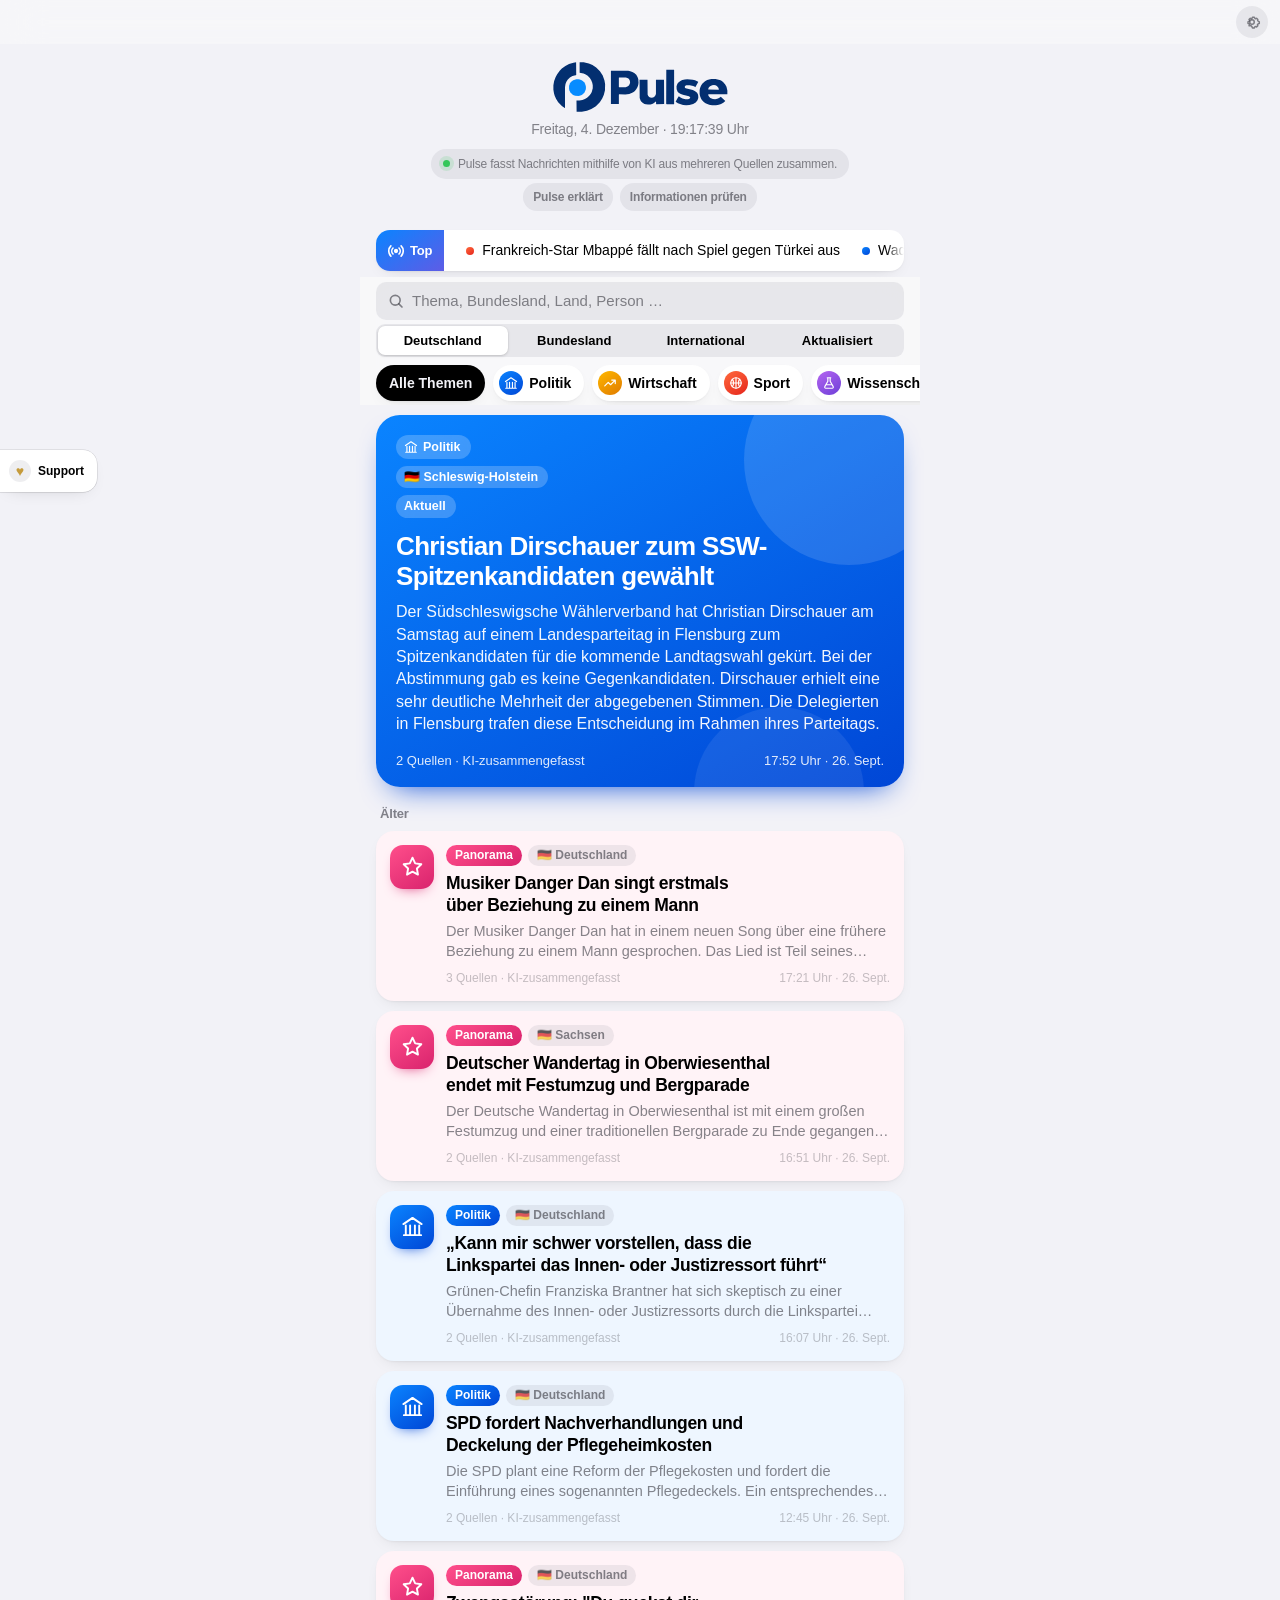
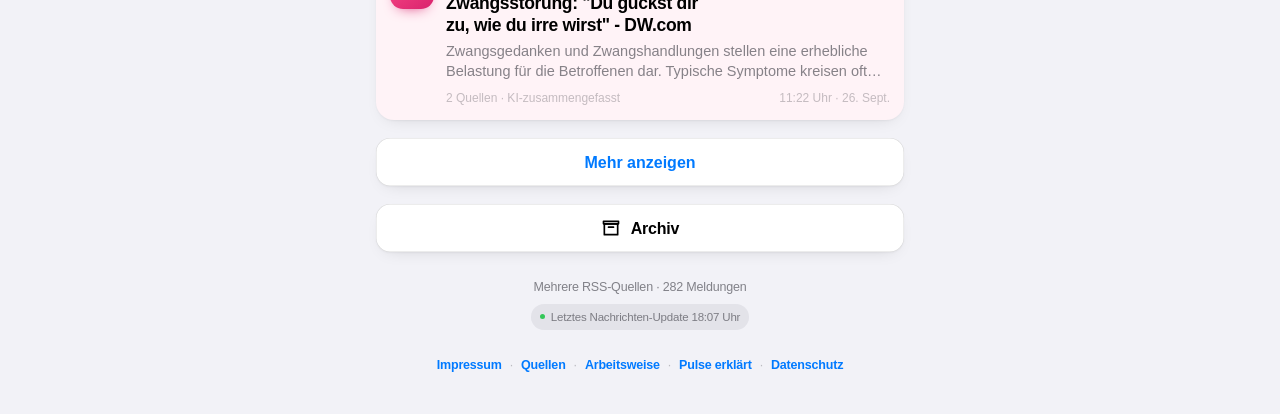
<file: index.html>
<!doctype html>
<html lang="de">
<head>
<meta charset="utf-8">
<meta name="viewport" content="width=device-width, initial-scale=1, maximum-scale=1, user-scalable=no, viewport-fit=cover">
<meta name="color-scheme" content="light dark">
<link rel="manifest" href="./manifest.webmanifest">
<title>Pulse</title>
<link rel="icon" href="data:image/svg+xml,%3Csvg xmlns='http://www.w3.org/2000/svg' viewBox='0 0 64 64'%3E%3Crect width='64' height='64' rx='16' fill='%23007AFF'/%3E%3Cpath d='M14 35h9l5-15 8 27 5-17h9' fill='none' stroke='white' stroke-width='6' stroke-linecap='round' stroke-linejoin='round'/%3E%3C/svg%3E">
<style>
:root{
  box-sizing:border-box;
  padding-top:env(safe-area-inset-top,0px);
  padding-bottom:env(safe-area-inset-bottom,0px);
  --font:-apple-system,BlinkMacSystemFont,"SF Pro Text","SF Pro Display","Segoe UI",Roboto,"Helvetica Neue",Arial,system-ui,sans-serif;
  --nav:44px;
  --bg:#F2F2F7; --card:#FFFFFF;
  --label:#000000; --label2:rgba(60,60,67,.62); --label3:rgba(60,60,67,.3);
  --sep:rgba(60,60,67,.2); --fill:rgba(118,118,128,.12);
  --bar:rgba(249,249,249,.82); --segon:#FFFFFF; --tint:#007AFF;
  --shadow:0 1px 2px rgba(0,0,0,.04),0 6px 18px -10px rgba(0,0,0,.18);
}
html[data-theme="light"]{color-scheme:light;--bg:#F2F2F7;--card:#FFFFFF;--label:#000000;--label2:rgba(60,60,67,.62);--label3:rgba(60,60,67,.3);--sep:rgba(60,60,67,.2);--fill:rgba(118,118,128,.12);--bar:rgba(249,249,249,.82);--segon:#FFFFFF;--tint:#007AFF;--shadow:0 1px 2px rgba(0,0,0,.04),0 6px 18px -10px rgba(0,0,0,.18)}
html[data-theme="dark"]{color-scheme:dark;--bg:#000000;--card:#1C1C1E;--label:#FFFFFF;--label2:rgba(235,235,245,.62);--label3:rgba(235,235,245,.3);--sep:rgba(84,84,88,.65);--fill:rgba(118,118,128,.24);--bar:rgba(22,22,24,.82);--segon:#636366;--tint:#0A84FF;--shadow:0 0 0 .5px rgba(255,255,255,.04)}
@media (prefers-color-scheme: dark){
  :root:not([data-theme]){
    --bg:#000000; --card:#1C1C1E;
    --label:#FFFFFF; --label2:rgba(235,235,245,.62); --label3:rgba(235,235,245,.3);
    --sep:rgba(84,84,88,.65); --fill:rgba(118,118,128,.24);
    --bar:rgba(22,22,24,.82); --segon:#636366; --tint:#0A84FF;
    --shadow:0 0 0 .5px rgba(255,255,255,.04);
  }
}
*{box-sizing:border-box;-webkit-tap-highlight-color:transparent;transition:none!important;scroll-behavior:auto!important}
[hidden]{display:none!important}
html{width:100%;min-width:100%;scroll-padding-top:env(safe-area-inset-top,0px);-webkit-text-size-adjust:100%;overflow-x:hidden}
body{width:100%;min-width:100%;margin:0;min-height:100vh;background:var(--bg);color:var(--label);font:17px/1.35 var(--font);-webkit-font-smoothing:antialiased;letter-spacing:-.011em}
button{font:inherit;color:inherit;cursor:pointer}
button:focus-visible,a:focus-visible{outline:3px solid color-mix(in srgb,var(--tint) 60%,transparent);outline-offset:2px}
.wrap{display:block;width:100%;max-width:560px;margin:0 auto;padding:0 16px 40px}
.ic{width:22px;height:22px;display:block}

.statusfill{position:fixed;top:0;left:0;right:0;height:env(safe-area-inset-top,0px);background:var(--bar);-webkit-backdrop-filter:saturate(180%) blur(20px);backdrop-filter:saturate(180%) blur(20px);z-index:60}
.navbar{position:sticky;top:env(safe-area-inset-top,0px);z-index:20;height:var(--nav);display:flex;align-items:center;justify-content:center;background:color-mix(in srgb,var(--bar) 78%,transparent);-webkit-backdrop-filter:saturate(180%) blur(20px);backdrop-filter:saturate(180%) blur(20px);border-bottom:.5px solid transparent;transition:border-color .2s}
.navbar.scrolled{height:44px;border-bottom-color:var(--sep)} body.nav-scrolled .controls{top:calc(env(safe-area-inset-top,0px) + 44px)}
.navtitle{display:flex;align-items:center;height:var(--nav);opacity:0;transition:opacity .2s}.navtitle img{display:block;width:86px;height:auto;max-height:30px;object-fit:contain}.theme-toggle{position:absolute;right:12px;top:6px;width:32px;height:32px;border:0;border-radius:50%;display:grid;place-items:center;background:color-mix(in srgb,var(--fill) 70%,transparent);color:var(--label2);opacity:0;pointer-events:none;transition:background .2s,transform .15s,opacity .2s}.theme-toggle:hover{background:var(--sep)}.theme-toggle:active{transform:scale(.94)}.theme-toggle .ic{width:17px;height:17px}
.navbar.scrolled .navtitle,.navbar.scrolled .theme-toggle,.navbar.scrolled>.pulse-settings-toggle{opacity:1;pointer-events:auto}.navbar.scrolled .navtitle{height:44px}.navbar.scrolled .navtitle img{width:88px;max-height:30px}.navbar.scrolled>.pulse-settings-toggle{width:32px!important;height:32px!important;right:12px!important}.navbar.scrolled>.pulse-settings-toggle svg{width:18px!important;height:18px!important}.navbar:not(.scrolled)>.pulse-settings-toggle{opacity:1;pointer-events:auto}.navbar>.pulse-settings-toggle{position:absolute!important;right:12px!important;top:50%!important;transform:translateY(-50%)!important;margin:0!important;width:32px!important;height:32px!important}.navbar>.pulse-settings-toggle svg{width:18px!important;height:18px!important}
.settings-panel{margin:4px 0 8px;padding:10px 12px;border-radius:14px;background:var(--card);box-shadow:var(--shadow),inset 0 0 0 .5px var(--sep)}.settings-title{font-size:12px;font-weight:700;color:var(--label2);margin-bottom:7px}.settings-row{display:flex;align-items:center;justify-content:space-between;gap:10px;padding:5px 0;font-size:12px;font-weight:600;color:var(--label2)}.settings-row+.settings-row{border-top:.5px solid var(--sep)}.settings-actions{display:flex;gap:7px;justify-content:flex-end}.settings-panel button{border:0;border-radius:999px;padding:6px 10px;background:var(--fill);color:var(--label2);font-size:12px;font-weight:600}.settings-panel[hidden]{display:none!important}
.large{padding:2px 0 12px}
.large{padding:18px 0 12px;text-align:center}.large h1{margin:0;font-size:34px;line-height:1.1;font-weight:800;letter-spacing:-.03em}.brand-title{display:flex;align-items:center;justify-content:center}.brand-title img{display:block;width:min(175px,48vw);height:auto;max-height:52px;object-fit:contain}
.large .sub{margin:8px 0 0;color:var(--label2);font-size:14px;font-weight:500}.freshline{display:inline-flex;align-items:center;gap:8px;margin:10px auto 0;padding:7px 12px;border-radius:999px;background:var(--fill);font-size:12px;color:var(--label2);justify-content:center}.freshline>span:not(.freshdot){min-width:0}.freshline a{color:var(--tint);font-weight:650;text-decoration:none}.freshline a:hover{text-decoration:underline}.explainer-tools{display:flex;gap:7px;justify-content:center;margin:4px 0 7px}.explainer-tools a{display:inline-flex;align-items:center;justify-content:center;border:0;border-radius:999px;padding:6px 10px;background:var(--fill);color:var(--label2);font-size:12px;font-weight:600;text-decoration:none}.freshdot{width:7px;height:7px;flex:0 0 7px;border-radius:50%;background:#34C759;box-shadow:0 0 0 4px color-mix(in srgb,#34C759 15%,transparent)}

.mq{display:flex;align-items:stretch;background:var(--card);border-radius:14px;box-shadow:var(--shadow);overflow:hidden;margin-bottom:6px}
.mq-label{flex:none;display:flex;align-items:center;gap:6px;padding:0 12px;background:linear-gradient(145deg,#0A84FF,#5E5CE6);color:#fff;font-weight:700;font-size:13px}
.mq-label svg{width:16px;height:16px}
.mq-view{position:relative;flex:1;overflow:hidden;min-width:0;-webkit-mask-image:linear-gradient(90deg,transparent,#000 18px,#000 calc(100% - 18px),transparent);mask-image:linear-gradient(90deg,transparent,#000 18px,#000 calc(100% - 18px),transparent)}
.mq-track{display:flex;width:max-content;animation:mq var(--dur,60s) linear infinite}
.mq-view:hover .mq-track{animation-play-state:paused}
.mq-list{display:flex;flex:none}
.mq-item{display:flex;align-items:center;gap:8px;border:0;background:none;padding:11px 0 11px 22px;font-size:14px;font-weight:500;white-space:nowrap}
.mq-item i{width:8px;height:8px;border-radius:50%;background:linear-gradient(145deg,var(--c1),var(--c2));flex:none}
@keyframes mq{to{transform:translateX(-50%)}}

.controls{position:sticky;top:calc(env(safe-area-inset-top,0px) + var(--nav));z-index:15;background:var(--bar);-webkit-backdrop-filter:saturate(180%) blur(20px);backdrop-filter:saturate(180%) blur(20px);margin:0 -16px;padding:5px 16px 0;display:flex;flex-direction:column;gap:4px}.search-meta{display:flex;align-items:center;justify-content:space-between;gap:10px;min-height:25px;margin:-8px 0 8px;color:var(--label2);font-size:12.5px;font-weight:550}.search-meta:empty,.state-chips:empty,.country-chips:empty{display:none}.search-meta-left{display:flex;align-items:center;gap:7px;min-width:0}.filter-chip{display:inline-flex;align-items:center;gap:6px;max-width:100%;padding:5px 8px 5px 10px;border-radius:999px;background:var(--card);box-shadow:var(--shadow);color:var(--label);white-space:nowrap;overflow:hidden;text-overflow:ellipsis}.filter-chip button{width:18px;height:18px;border:0;border-radius:50%;padding:0;background:var(--fill);display:grid;place-items:center;color:var(--label2);font-size:14px;line-height:1}.filter-clear{border:0;background:none;color:var(--tint);font-size:12.5px;font-weight:650;padding:4px 0}.country-chips,.state-chips{display:flex;gap:8px;overflow-x:auto;padding:4px 16px;margin:0 -16px;scrollbar-width:none}.country-chips::-webkit-scrollbar,.state-chips::-webkit-scrollbar{display:none}.mini-chip{flex:none;border:0;border-radius:999px;padding:7px 11px;background:var(--card);box-shadow:var(--shadow);font:600 13px/1 var(--font);white-space:nowrap}.mini-chip[aria-pressed="true"]{background:var(--label);color:var(--bg)}
.searchbox{position:relative;margin:0}.searchbox .ic{position:absolute;left:11px;top:50%;width:18px;height:18px;transform:translateY(-50%);color:var(--label2);pointer-events:none} .searchbox input{width:100%;height:38px;border:0;border-radius:10px;padding:0 12px 0 36px;background:var(--fill);color:var(--label);font:500 15px/1 var(--font);outline:none}.searchbox input::placeholder{color:var(--label2)}.searchbox input:focus{box-shadow:0 0 0 2px color-mix(in srgb,var(--tint) 35%,transparent)}
/* Mehr anzeigen und Archiv teilen bewusst dieselbe Navigationskomponente. */.large-text .searchbox input{font-size:18px}.large-text .more-button{font-size:19px}
.seg{display:flex;background:var(--fill);border-radius:9px;padding:2px;gap:2px;margin:0}
.seg button{flex:1;min-width:0;border:0;background:transparent;font:600 13px/1 var(--font);padding:8px 2px;border-radius:7px;white-space:nowrap}
.seg button[aria-pressed="true"]{background:var(--segon);box-shadow:0 1px 3px rgba(0,0,0,.16),0 0 0 .5px rgba(0,0,0,.04)}.state-picker{position:relative;padding:7px 0 9px}.state-picker select{width:100%;height:36px;appearance:none;-webkit-appearance:none;border:0;border-radius:10px;padding:0 38px 0 12px;background:var(--fill);color:var(--label);font:600 14px/1 var(--font);outline:none}.state-picker::after{content:"";position:absolute;right:13px;top:50%;width:7px;height:7px;border-right:1.8px solid var(--label2);border-bottom:1.8px solid var(--label2);transform:translateY(-65%) rotate(45deg);pointer-events:none}.state-picker select:focus{box-shadow:0 0 0 2px color-mix(in srgb,var(--tint) 35%,transparent)}
.chips{display:flex;gap:8px;overflow-x:auto;padding:4px 16px;margin:0 -16px;scrollbar-width:none}
.chips::-webkit-scrollbar{display:none}
.chip{flex:none;display:flex;align-items:center;gap:6px;border:0;border-radius:999px;padding:6px 13px 6px 6px;background:var(--card);box-shadow:var(--shadow);font:600 14px/1 var(--font)}
.chip.all{padding-left:13px}
.chip .ci{width:24px;height:24px;border-radius:50%;display:grid;place-items:center;background:linear-gradient(145deg,var(--c1),var(--c2));color:#fff}
.chip .ci svg{width:14px;height:14px}
.chip[aria-pressed="true"]{background:linear-gradient(145deg,var(--c1),var(--c2));color:#fff}
.chip[aria-pressed="true"] .ci{background:rgba(255,255,255,.26)}
.chip.all[aria-pressed="true"]{background:var(--label);color:var(--bg)}

.section{margin:18px 4px 8px;color:var(--label2);font-size:13px;font-weight:600}
.hero{display:block;width:100%;text-align:left;border:0;border-radius:24px;padding:20px 20px 18px;margin-top:10px;color:#fff;background:linear-gradient(150deg,var(--c1),var(--c2));position:relative;overflow:hidden;box-shadow:0 14px 30px -16px var(--c2)}
.hero::before{content:"";position:absolute;right:-50px;top:-60px;width:210px;height:210px;border-radius:50%;background:rgba(255,255,255,.13)}
.hero::after{content:"";position:absolute;right:40px;bottom:-90px;width:170px;height:170px;border-radius:50%;background:rgba(255,255,255,.08)}
.hero>*{position:relative;z-index:1}
.hero-top{display:flex;flex-direction:column;align-items:flex-start;gap:7px;margin:0 52px 14px 0;min-width:0}.hero-top .pill{display:inline-flex;max-width:100%;min-width:0;white-space:nowrap;overflow:hidden;text-overflow:ellipsis}.hero-top .pill:nth-child(2){justify-content:flex-start}.close{right:14px;top:14px;width:34px;height:34px;z-index:5}.shead{padding:18px}.shead h2{margin-top:0}.story-meta{display:flex;flex-wrap:wrap;gap:7px;margin-top:14px}
.pill{display:inline-flex;align-items:center;gap:5px;border-radius:999px;padding:5px 10px 5px 8px;font-size:12.5px;font-weight:600;line-height:1}
.pill svg{width:14px;height:14px}
.pill.glass{background:rgba(255,255,255,.22);-webkit-backdrop-filter:blur(8px);backdrop-filter:blur(8px)}
.htitle{display:block;font-size:26px;line-height:1.14;font-weight:800;letter-spacing:-.025em;text-wrap:balance}
.hsum{display:block;margin-top:10px;font-size:16px;line-height:1.4;opacity:.95}
.hfoot{display:flex;justify-content:space-between;gap:10px;margin-top:16px;font-size:13px;font-weight:500;opacity:.88}
.list{display:flex;flex-direction:column;gap:10px}
.card{display:grid;grid-template-columns:44px 1fr;gap:12px;width:100%;text-align:left;border:0;border-radius:18px;padding:14px;background:var(--card);background:color-mix(in srgb,var(--c1) 7%,var(--card));box-shadow:var(--shadow)}
.tile{width:44px;height:44px;border-radius:13px;display:grid;place-items:center;color:#fff;background:linear-gradient(145deg,var(--c1),var(--c2));box-shadow:0 6px 14px -8px var(--c2)}
.tile .ic{width:23px;height:23px}
.cbody{display:block;min-width:0}
.tags{display:flex;flex-wrap:wrap;gap:6px;margin-bottom:7px}
.tag{border-radius:999px;padding:3px 9px;font-size:12px;font-weight:600;line-height:1.3}
.tag.cat{color:#fff;background:linear-gradient(145deg,var(--c1),var(--c2))}
.tag.reg{background:var(--fill);color:var(--label2)}
.ctitle{display:block;font-size:17.5px;line-height:1.25;font-weight:750;letter-spacing:-.018em;text-wrap:balance}
.csum{display:block;margin-top:5px;font-size:14.5px;line-height:1.36;color:var(--label2);display:-webkit-box;-webkit-line-clamp:2;-webkit-box-orient:vertical;overflow:hidden}
.cmeta{display:flex;justify-content:space-between;gap:10px;margin-top:9px;font-size:12px;color:var(--label3);font-weight:500}.cmeta .sources{color:var(--label2)}.cmeta .ai{color:var(--label3)}
.cmeta span:first-child{overflow:hidden;text-overflow:ellipsis;white-space:nowrap}
.empty{text-align:center;padding:48px 24px;color:var(--label2)}.archive-button,.more-button{display:flex;align-items:center;justify-content:center;gap:10px;width:100%;height:48px;margin:18px 0 6px;padding:0 18px;border:0;border-radius:14px;background:var(--card);text-decoration:none;font-size:16px;font-weight:650;box-shadow:var(--shadow),inset 0 0 0 .5px var(--sep);transition:background .15s,transform .15s}.archive-button{color:#000}.more-button{color:var(--tint)}.archive-button:hover,.more-button:hover{background:var(--fill)}.archive-button:active,.more-button:active{transform:scale(.985)}.archive-button svg{width:20px;height:20px;flex:none}.large-text .archive-button,.large-text .more-button{font-size:19px}
.empty h3{margin:12px 0 6px;color:var(--label);font-size:20px}
.empty p{margin:0 0 16px;font-size:15px}
.supporter-trigger{position:fixed!important;left:0!important;top:50%!important;z-index:100!important;display:flex!important;visibility:visible!important;opacity:1!important;align-items:center;gap:7px;border:0;border-radius:0 14px 14px 0;padding:10px 13px 10px 9px;background:var(--card);color:var(--label);box-shadow:var(--shadow),0 0 0 .5px var(--sep);font-size:12px;font-weight:750;writing-mode:horizontal-tb}.supporter-trigger{transition:opacity .22s ease,transform .22s ease,visibility .22s ease,box-shadow .22s ease!important}.supporter-trigger:hover{box-shadow:var(--shadow),0 0 0 1px color-mix(in srgb,#C59B3B 35%,var(--sep)),0 5px 18px -10px rgba(197,155,59,.45)}.supporter-trigger.is-hidden{opacity:0!important;visibility:hidden!important;pointer-events:none!important;transform:translateX(-12px)!important}.supporter-trigger .heart{width:22px;height:22px;border-radius:50%;display:grid;place-items:center;background:var(--fill);font-size:14px;color:#C59B3B;transform-origin:center;animation:supportHeart 1.8s ease-in-out infinite}.supporter-trigger .heart::after{content:"";position:absolute;width:22px;height:22px;border-radius:50%;box-shadow:0 0 0 0 color-mix(in srgb,#C59B3B 28%,transparent);animation:supportHeartRing 1.8s ease-in-out infinite}.supporter-trigger:active{transform:scale(.97)}@keyframes supportHeart{0%,100%{transform:scale(1)}12%{transform:scale(1.14)}24%{transform:scale(1)}36%{transform:scale(1.08)}48%{transform:scale(1)}60%,100%{transform:scale(1)}}@keyframes supportHeartRing{0%,45%,100%{box-shadow:0 0 0 0 color-mix(in srgb,#C59B3B 0%,transparent);opacity:0}18%{box-shadow:0 0 0 5px color-mix(in srgb,#C59B3B 22%,transparent);opacity:1}35%{box-shadow:0 0 0 9px color-mix(in srgb,#C59B3B 0%,transparent);opacity:0}}.supporter-sheet .shead{background:linear-gradient(150deg,#4a3920,#8a6a27)}.supporter-sheet .shead h2{font-size:25px}.supporter-intro{padding:14px 15px;border-radius:14px;background:color-mix(in srgb,var(--tint) 7%,var(--card));font-size:17px;line-height:1.42}.supporter-list{display:flex;flex-direction:column;gap:12px;margin-top:14px}.supporter-item{display:flex;align-items:flex-start;gap:11px;font-size:16px;line-height:1.4}.supporter-item .si{width:26px;flex:0 0 26px;text-align:center;font-size:20px}.supporter-note{margin-top:16px!important;color:var(--label2);font-size:13px!important}.supporter-sheet .sact{margin-top:18px}.supporter-sheet .support-demo{flex:1 1 100%;background:linear-gradient(145deg,#b78a2f,#7f5d18);color:#fff}.supporter-sheet .support-close{width:100%;flex-basis:100%}@media(max-width:680px){.supporter-trigger{left:0!important;bottom:calc(84px + env(safe-area-inset-bottom,0px))!important;top:auto!important}}.empty .big{width:64px;height:64px;border-radius:20px;margin:0 auto;display:grid;place-items:center;background:linear-gradient(145deg,#8E8E93,#636366);color:#fff}
.empty .big svg{width:32px;height:32px}
.skip-link{position:fixed;left:12px;top:8px;z-index:100;padding:9px 12px;border-radius:10px;background:var(--label);color:var(--bg);transform:translateY(-150%);transition:transform .15s}.skip-link:focus{transform:none}.access-tools{display:flex;gap:7px;justify-content:flex-end;margin:4px 0 7px}.access-tools button{border:0;border-radius:999px;padding:6px 10px;background:var(--fill);color:var(--label2);font-size:12px;font-weight:600}body.large-text{font-size:19px}body.large-text .sub{font-size:18px}body.large-text .freshline{font-size:15px}body.large-text .mq-label{font-size:15px}body.large-text .mq-item{font-size:17px}body.large-text .seg button{font-size:16px}body.large-text .chip{font-size:15px}body.large-text .state-chips button{font-size:15px}body.large-text .section{font-size:16px}body.large-text .ctitle{font-size:21px}body.large-text .csum{font-size:19px}body.large-text .cmeta{font-size:15px}body.large-text .tag{font-size:14px}body.large-text .htitle{font-size:30px}body.large-text .hsum{font-size:19px}body.large-text .hfoot{font-size:15px}body.large-text .pill{font-size:14px}body.large-text .access-tools button{font-size:14px}body.large-text .shead h2{font-size:27px}body.large-text .sbody h4{font-size:16px}body.large-text .sbody p{font-size:20px}body.large-text .sbody .note{font-size:16px}body.large-text .source-links p{font-size:18px}body.large-text .sact a,body.large-text .sact button{font-size:19px}body.large-text .story-badge{font-size:14px}body.reduce-motion *,body.reduce-motion *::before,body.reduce-motion *::after{animation:none!important;transition:none!important;scroll-behavior:auto!important}.story-meta{display:flex;flex-wrap:wrap;gap:6px;margin-top:8px}.story-badge{display:inline-flex;align-items:center;gap:5px;padding:4px 8px;border-radius:999px;background:rgba(255,255,255,.22);color:#fff;font-size:11.5px;font-weight:600}.ai-badge{color:#fff;background:rgba(255,255,255,.30)}.bottom-nav{display:none}@media(max-width:680px){main.wrap{display:block;width:100%;max-width:none;margin:0;padding:0 16px 90px}.bottom-nav{position:fixed;display:flex;left:0;right:0;bottom:0;z-index:40;padding:7px 8px calc(7px + env(safe-area-inset-bottom,0px));background:var(--bar);backdrop-filter:saturate(180%) blur(20px);border-top:.5px solid var(--sep);justify-content:space-around}.bottom-nav button{flex:1;border:0;background:none;color:var(--label2);font-size:10px;font-weight:600;padding:3px 1px}.bottom-nav button[aria-current="page"]{color:var(--tint)}.bottom-nav .bn-icon{display:block;font-size:17px;line-height:18px;margin-bottom:2px}.wrap{padding-bottom:90px}}.foot{margin:26px 8px 0;text-align:center;color:var(--label2);font-size:12.5px;line-height:1.45}.info-link{display:flex;align-items:center;justify-content:center;width:max-content;margin:10px auto 0;padding:7px 11px;border-radius:999px;background:var(--fill);color:var(--tint);font-size:12px;font-weight:650;text-decoration:none}.update-badge{display:inline-flex;align-items:center;gap:6px;margin-top:7px;padding:5px 9px;border-radius:999px;background:var(--fill);font-size:11.5px}.update-badge i{width:5px;height:5px;border-radius:50%;background:#34C759}.change-box{margin:14px 0 18px;padding:12px 14px;border-radius:14px;background:color-mix(in srgb,var(--tint) 10%,var(--card));border:1px solid color-mix(in srgb,var(--tint) 28%,var(--sep));color:var(--label)}.change-title{font-size:13px;font-weight:750;color:var(--tint);margin-bottom:5px}.change-text{font-size:14px;line-height:1.45;color:var(--label2)}

.overlay{position:fixed;inset:0;background:rgba(0,0,0,.42);opacity:0;pointer-events:none;transition:opacity .25s;z-index:70}
.overlay.open{opacity:1;pointer-events:auto}
.sheet{position:fixed;left:0;right:0;bottom:0;margin:0 auto;max-width:680px;max-height:90vh;overflow:auto;background:var(--bg);border-radius:22px 22px 0 0;transform:translateY(105%);transition:transform .34s cubic-bezier(.2,.85,.2,1);z-index:71;padding-bottom:calc(22px + env(safe-area-inset-bottom,0px));overscroll-behavior:contain}
.sheet.open{transform:none}
.grip{display:block;padding:10px 0 8px;touch-action:none}
.grip::before{content:"";display:block;width:38px;height:5px;border-radius:3px;background:var(--label3);margin:0 auto}
.shead{margin:0 14px;border-radius:20px;padding:18px;color:#fff;background:linear-gradient(150deg,var(--c1),var(--c2));position:relative;overflow:hidden}
.shead::before{content:"";position:absolute;right:-40px;top:-50px;width:170px;height:170px;border-radius:50%;background:rgba(255,255,255,.14)}
.shead>*{position:relative}
.shead h2{margin:12px 0 0;font-size:23px;line-height:1.18;font-weight:800;letter-spacing:-.022em;text-wrap:balance}
.sbody{padding:4px 22px 0}
.sbody h4{margin:18px 0 4px;font-size:13px;color:var(--label2);font-weight:600}.relevance{padding:11px 13px;border-radius:13px;background:var(--fill);font-size:15px;line-height:1.42}
.sbody p{margin:0;font-size:17px;line-height:1.45}
.sbody .note{font-size:13px;color:var(--label2);margin-top:14px}.source-links p{margin:0 0 6px;font-size:15px;line-height:1.4}.source-links a{color:var(--tint);text-decoration:none}.source-links a:hover{text-decoration:underline}
.sact{display:flex;flex-wrap:wrap;gap:10px;margin-top:20px}
.sact a,.sact button{flex:1 1 auto;text-align:center;text-decoration:none;border:0;border-radius:14px;padding:14px 18px;font-weight:600;font-size:16px}
.sact .primary{background:linear-gradient(145deg,var(--c1),var(--c2));color:#fff}
.sact .secondary{background:var(--fill);color:var(--tint)}
.close{position:absolute;right:12px;top:12px;width:30px;height:30px;border-radius:50%;border:0;background:rgba(255,255,255,.24);color:#fff;display:grid;place-items:center;z-index:2}
.close svg{width:14px;height:14px}

@media (prefers-reduced-motion:reduce){
  .mq-track{animation:none}
  .mq-view{overflow-x:auto;-webkit-mask-image:none;mask-image:none}
  .mq-list[aria-hidden="true"]{display:none}
  .sheet,.overlay{transition:none}
}
@media (max-width:380px){
  .large h1{font-size:30px}
  .htitle{font-size:23px}
  .seg button{font-size:12px}
}
</style>
<link rel="stylesheet" href="./assets/settings.css">
</head>
<body>
<svg width="0" height="0" style="position:absolute" aria-hidden="true" focusable="false">
  <defs>
    <symbol id="i-politik" viewBox="0 0 24 24" fill="none" stroke="currentColor" stroke-width="2" stroke-linecap="round" stroke-linejoin="round"><path d="M3 21h18M5 21V11M9.5 21V11M14.5 21V11M19 21V11M2.5 9.5 12 3l9.5 6.5"/></symbol>
    <symbol id="i-wirtschaft" viewBox="0 0 24 24" fill="none" stroke="currentColor" stroke-width="2" stroke-linecap="round" stroke-linejoin="round"><path d="M3 17l6-6 4 4 8-8M15 7h6v6"/></symbol>
    <symbol id="i-sport" viewBox="0 0 24 24" fill="none" stroke="currentColor" stroke-width="2" stroke-linecap="round" stroke-linejoin="round"><circle cx="12" cy="12" r="9"/><path d="M12 3v18M3 12h18M5.6 5.6c3 3 3 9.8 0 12.8M18.4 5.6c-3 3-3 9.8 0 12.8"/></symbol>
    <symbol id="i-wissenschaft" viewBox="0 0 24 24" fill="none" stroke="currentColor" stroke-width="2" stroke-linecap="round" stroke-linejoin="round"><path d="M9 3h6M10 3v6l-5.2 9.2A2 2 0 0 0 6.5 21h11a2 2 0 0 0 1.7-2.8L14 9V3M7.5 15h9"/></symbol>
    <symbol id="i-technik" viewBox="0 0 24 24" fill="none" stroke="currentColor" stroke-width="2" stroke-linecap="round" stroke-linejoin="round"><rect x="6" y="6" width="12" height="12" rx="2.5"/><path d="M9.5 2.5v3M14.5 2.5v3M9.5 18.5v3M14.5 18.5v3M2.5 9.5h3M2.5 14.5h3M18.5 9.5h3M18.5 14.5h3"/></symbol>
    <symbol id="i-panorama" viewBox="0 0 24 24" fill="none" stroke="currentColor" stroke-width="2" stroke-linecap="round" stroke-linejoin="round"><path d="M12 2.8l2.8 5.9 6.4.9-4.6 4.5 1.1 6.4L12 17.4l-5.7 3.1 1.1-6.4L2.8 9.6l6.4-.9z"/></symbol>
    <symbol id="i-umwelt" viewBox="0 0 24 24" fill="none" stroke="currentColor" stroke-width="2" stroke-linecap="round" stroke-linejoin="round"><path d="M11 20A7 7 0 0 1 4 13c0-6 5-9 16-9 0 10-3 16-9 16z"/><path d="M4 21c3-6 6-9 11-11"/></symbol>
    <symbol id="i-wave" viewBox="0 0 24 24" fill="none" stroke="currentColor" stroke-width="2.4" stroke-linecap="round"><circle cx="12" cy="12" r="2" fill="currentColor"/><path d="M7.5 7.5a6.4 6.4 0 0 0 0 9M16.5 7.5a6.4 6.4 0 0 1 0 9M4.3 4.3a11 11 0 0 0 0 15.4M19.7 4.3a11 11 0 0 1 0 15.4"/></symbol>
    <symbol id="i-search" viewBox="0 0 24 24" fill="none" stroke="currentColor" stroke-width="2.2" stroke-linecap="round"><circle cx="11" cy="11" r="6.5"/><path d="M20 20l-4.2-4.2"/></symbol>
    <symbol id="i-clock" viewBox="0 0 24 24" fill="none" stroke="currentColor" stroke-width="2.2" stroke-linecap="round"><circle cx="12" cy="12" r="8"/><path d="M12 7v5l3 2"/></symbol>
    <symbol id="i-x" viewBox="0 0 24 24" fill="none" stroke="currentColor" stroke-width="3" stroke-linecap="round"><path d="M6 6l12 12M18 6L6 18"/></symbol>
    <symbol id="i-sun" viewBox="0 0 24 24" fill="none" stroke="currentColor" stroke-width="2" stroke-linecap="round"><circle cx="12" cy="12" r="4"/><path d="M12 2v2M12 20v2M4.9 4.9l1.4 1.4M17.7 17.7l1.4 1.4M2 12h2M20 12h2M4.9 19.1l1.4-1.4M17.7 6.3l1.4-1.4"/></symbol>
    <symbol id="i-moon" viewBox="0 0 24 24" fill="none" stroke="currentColor" stroke-width="2" stroke-linecap="round" stroke-linejoin="round"><path d="M21 12.8A9 9 0 1 1 11.2 3a7 7 0 0 0 9.8 9.8Z"/></symbol>
    <symbol id="i-settings" viewBox="0 0 24 24" fill="none" stroke="currentColor" stroke-width="2" stroke-linecap="round" stroke-linejoin="round"><circle cx="12" cy="12" r="3"/><path d="M19.4 15a1.7 1.7 0 0 0 .3 1.9l.1.1-1.7 1.7-.1-.1a1.7 1.7 0 0 0-1.9-.3 1.7 1.7 0 0 0-1 1.5V20h-2.4v-.2a1.7 1.7 0 0 0-1-1.5 1.7 1.7 0 0 0-1.9.3l-.1.1L8 17l.1-.1a1.7 1.7 0 0 0 .3-1.9 1.7 1.7 0 0 0-1.5-1H6.7v-2.4h.2a1.7 1.7 0 0 0 1.5-1 1.7 1.7 0 0 0-.3-1.9L8 8.6l1.7-1.7.1.1a1.7 1.7 0 0 0 1.9.3 1.7 1.7 0 0 0 1-1.5v-.2h2.4v.2a1.7 1.7 0 0 0 1 1.5 1.7 1.7 0 0 0 1.9-.3l.1-.1 1.7 1.7-.1.1a1.7 1.7 0 0 0-.3 1.9 1.7 1.7 0 0 0 1.5 1h.2v2.4h-.2a1.7 1.7 0 0 0-1.5 1Z"/></symbol>
  </defs>
</svg>
<a class="skip-link" href="#mainContent">Zum Inhalt springen</a><div class="statusfill"></div>
<header class="navbar" id="navbar"><span class="navtitle"><img src="assets/pulse-logo.svg" alt="Pulse"></span><button class="theme-toggle" id="settingsToggle" type="button" aria-label="Einstellungen" title="Einstellungen"><svg class="ic" aria-hidden="true"><use href="#i-settings"/></svg></button></header>


<main class="wrap" id="mainContent" tabindex="-1">
  <div class="large"><h1 class="brand-title"><img src="assets/pulse-logo.svg" alt="Pulse"></h1><p class="sub" id="dateSub"></p><div class="freshline"><span class="freshdot"></span><span>Pulse fasst Nachrichten mithilfe von KI aus mehreren Quellen zusammen.</span></div><div class="explainer-tools" aria-label="Informationen"><a href="./erklaert.html" aria-label="Pulse erklärt">Pulse erklärt</a><a href="./medienkompetenz.html" aria-label="Informationen prüfen">Informationen prüfen</a></div></div>
  <div class="mq" id="mq" hidden></div>
  <div class="controls">
    <label class="searchbox"><svg class="ic" aria-hidden="true"><use href="#i-search"/></svg><input id="searchInput" type="search" autocomplete="off" enterkeyhint="search" placeholder="Thema, Bundesland, Land, Person …" aria-label="Nachrichten durchsuchen"></label><div id="searchMeta" class="search-meta" aria-live="polite"></div>
    <div class="seg" id="seg" role="group" aria-label="Reichweite"></div>
    <div class="state-chips" id="states" role="group" aria-label="Bundesländer"></div><div class="country-chips" id="countryStates" role="group" aria-label="Länder"></div>
    <div class="chips" id="chips" role="group" aria-label="Themen"></div>
  </div>
  <div id="feed"></div>
  <p class="foot" id="foot"></p><p class="foot"><a href="./impressum.html" style="color:var(--tint);text-decoration:none;font-weight:600">Impressum</a><span style="margin:0 8px;color:var(--label3)">·</span><a href="./quellen.html" style="color:var(--tint);text-decoration:none;font-weight:600">Quellen</a><span style="margin:0 8px;color:var(--label3)">·</span><a href="./arbeitsweise.html" style="color:var(--tint);text-decoration:none;font-weight:600">Arbeitsweise</a><span style="margin:0 8px;color:var(--label3)">·</span><a href="./erklaert.html" style="color:var(--tint);text-decoration:none;font-weight:600">Pulse erklärt</a><span style="margin:0 8px;color:var(--label3)">·</span><a href="./datenschutz.html" style="color:var(--tint);text-decoration:none;font-weight:600">Datenschutz</a></p>
</main>

<nav class="bottom-nav" aria-label="Schnellnavigation"><button data-nav="home" aria-current="page"><span class="bn-icon">⌂</span>Start</button><button data-nav="de"><span class="bn-icon">🇩🇪</span>Deutschland</button><button data-nav="local"><span class="bn-icon">📍</span>Bundesland</button><button data-nav="int"><span class="bn-icon">🌍</span>International</button><button data-nav="topics"><span class="bn-icon">☷</span>Themen</button></nav><button class="supporter-trigger" type="button" data-supporter aria-label="Supporter-Plan öffnen"><span class="heart">♥</span><span>Support</span></button>
<div id="sheetRoot"></div>
<noscript><p style="padding:24px">Für den Ticker wird JavaScript benötigt.</p></noscript>

<script>
(function(){
'use strict';

const SNAPSHOT='Pulse';
const themeKey='pulse-theme';

const CATS={
  politik:{n:'Politik',c1:'#0A84FF',c2:'#0046D6'},
  wirtschaft:{n:'Wirtschaft',c1:'#FFB800',c2:'#E07B00'},
  sport:{n:'Sport',c1:'#FF6A3D',c2:'#E5251B'},
  wissenschaft:{n:'Wissenschaft',c1:'#B565F0',c2:'#6D3FD8'},
  technik:{n:'Technik',c1:'#20C5E0',c2:'#0A8FB8'},
  panorama:{n:'Panorama',c1:'#FF4F8B',c2:'#D9236D'},
  umwelt:{n:'Umwelt',c1:'#3ED16A',c2:'#178F47'}
};
const COUNTRIES={INT:{n:'Welt',flag:'🌍'},DE:{n:'Deutschland',flag:'🇩🇪'},UK:{n:'Vereinigtes Königreich',flag:'🇬🇧'},PT:{n:'Portugal',flag:'🇵🇹'},US:{n:'USA',flag:'🇺🇸'},FR:{n:'Frankreich',flag:'🇫🇷'},ES:{n:'Spanien',flag:'🇪🇸'},IT:{n:'Italien',flag:'🇮🇹'},PL:{n:'Polen',flag:'🇵🇱'},UA:{n:'Ukraine',flag:'🇺🇦'},RU:{n:'Russland',flag:'🇷🇺'},CN:{n:'China',flag:'🇨🇳'},JP:{n:'Japan',flag:'🇯🇵'},IN:{n:'Indien',flag:'🇮🇳'},IR:{n:'Iran',flag:'🇮🇷'}};
const STATES={BW:'Baden-Württemberg',BY:'Bayern',BE:'Berlin',BB:'Brandenburg',HB:'Bremen',HH:'Hamburg',HE:'Hessen',MV:'Mecklenburg-Vorpommern',NI:'Niedersachsen',NW:'Nordrhein-Westfalen',RP:'Rheinland-Pfalz',SL:'Saarland',SN:'Sachsen',ST:'Sachsen-Anhalt',SH:'Schleswig-Holstein',TH:'Thüringen'};

/* -------- Meldungen: werden automatisch aus data.json geladen -------- */
let ITEMS=[],CURRENT_ITEMS=[],ARCHIVE_ITEMS=[];

/* ------------------------------------------------------------------ *
 *  Zustand (nur im Speicher, keine Einstellungsseite mehr)
 * ------------------------------------------------------------------ */
let S={scope:'state',cat:'all',state:'',country:'INT',search:'',shown:6};
let currentSheet=null,lastFocus=null;

const $=(s,r=document)=>r.querySelector(s);
const esc=s=>String(s==null?'':s).replace(/[&<>"']/g,c=>({'&':'&amp;','<':'&lt;','>':'&gt;','"':'&quot;',"'":'&#39;'}[c]));
const ic=(id,cls)=>`<svg class="ic${cls?' '+cls:''}" aria-hidden="true"><use href="#i-${id}"/></svg>`;
const cv=cat=>`--c1:${cat.c1};--c2:${cat.c2}`;
function dateOnly(d){const x=new Date(d);return Number.isNaN(x.getTime())?null:new Date(x.getFullYear(),x.getMonth(),x.getDate())}
function diffDays(d){const t=new Date();const today=new Date(t.getFullYear(),t.getMonth(),t.getDate());const day=dateOnly(d);return day?Math.round((today-day)/86400000):9999}
function dayLabel(d){const n=diffDays(d);if(n===9999)return '';if(n<=0)return 'Heute';if(n===1)return 'Gestern';if(n<7)return 'Vor '+n+' Tagen';const day=dateOnly(d);return new Intl.DateTimeFormat('de-DE',{day:'numeric',month:'short',year:n>300?'numeric':undefined}).format(day)}
function groupOf(d){const n=diffDays(d);return n<=0?'Heute':n===1?'Gestern':n<7?'Diese Woche':'Älter'}
function regionTag(it){const co=COUNTRIES[it.c]||COUNTRIES.INT;const name=it.city||(it.st&&STATES[it.st])||co.n;return co.flag+' '+esc(name)}
function sourceCount(it){return Array.isArray(it.srcs)&&it.srcs.length?it.srcs.length:(it.src?1:0)}
function sourceLabel(it){const n=sourceCount(it);return n+' Quelle'+(n===1?'':'n')}
function independentSourceCount(it){return Number.isFinite(Number(it.independent))?Number(it.independent):sourceCount(it)}
function sourceDiversityLabel(it){const n=sourceCount(it),u=independentSourceCount(it);return n>1&&u<n?(n+' Quellen · '+u+' unterschiedliche Domains'):sourceLabel(it)}
function isUpdated(it){
  if(String(it.chg||'').trim())return true;
  const previous=ARCHIVE_ITEMS.find(x=>x&&x.id===it.id);
  if(!previous)return false;
  const curSources=(it.srcs||[]).map(x=>x?.url||'').filter(Boolean).sort().join('|');
  const oldSources=(previous.srcs||[]).map(x=>x?.url||'').filter(Boolean).sort().join('|');
  return (Date.parse(it.d)||0)>(Date.parse(previous.d)||0)
    ||curSources!==oldSources
    ||String(it.t||'')!==String(previous.t||'')
    ||String(it.s||'')!==String(previous.s||'')
    ||String(it.m||'')!==String(previous.m||'')
    ||String(it.r||'')!==String(previous.r||'');
}
function updateInfo(it){
  if(String(it.chg||'').trim())return String(it.chg).trim();
  const previous=ARCHIVE_ITEMS.find(x=>x&&x.id===it.id);
  if(!previous)return '';
  const changes=[];
  const curSources=(it.srcs||[]).map(x=>x?.url||'').filter(Boolean).sort();
  const oldSources=(previous.srcs||[]).map(x=>x?.url||'').filter(Boolean).sort();
  const added=curSources.filter(u=>!oldSources.includes(u));
  const removed=oldSources.filter(u=>!curSources.includes(u));
  if(added.length)changes.push(added.length===1?'Neue Quelle hinzugefügt':added.length+' neue Quellen hinzugefügt');
  if(removed.length)changes.push(removed.length===1?'Eine Quelle entfernt':removed.length+' Quellen entfernt');
  if(String(it.t||'')!==String(previous.t||''))changes.push('Überschrift aktualisiert');
  if(String(it.s||'')!==String(previous.s||''))changes.push('Zusammenfassung aktualisiert');
  if(String(it.m||'')!==String(previous.m||''))changes.push('Weitere Informationen ergänzt oder geändert');
  if(String(it.r||'')!==String(previous.r||''))changes.push('Einordnung aktualisiert');
  if(String(it.agree||'')!==String(previous.agree||''))changes.push('Quellenvergleich aktualisiert');
  if(!changes.length && (Date.parse(it.d)||0)>(Date.parse(previous.d)||0))changes.push('Meldung erneut geprüft und aktualisiert');
  return changes.join(' · ');
}
function originalUrl(it){return it.url||(Array.isArray(it.srcs)&&it.srcs[0]?.url)||''}
function sourceType(src){try{const h=new URL(src.url||'').hostname.replace(/^www\\./,'').toLowerCase();if(/bundesregierung|bundestag|bundesbank|polizei|justiz|gericht|nasa\\.gov|esa\\.int|noaa\\.gov|who\\.int|europa\\.eu/.test(h))return 'Primärquelle'}catch{}return 'Berichterstattung'}

function normalizeSearch(value){return String(value||'').normalize('NFD').replace(/[\u0300-\u036f]/g,'').toLowerCase().trim()}
function searchableText(it){
  const country=COUNTRIES[it.o]?.n||COUNTRIES[it.c]?.n||'';
  const state=it.st?STATES[it.st]||it.st:'';
  const sources=Array.isArray(it.srcs)?it.srcs.map(x=>x?.name||'').join(' '):'';
  return normalizeSearch([it.t,it.s,it.m,it.r,it.chg,it.agree,it.city,state,country,it.k,sources].join(' '));
}
function visible(){
  const q=normalizeSearch(S.search);
  const list=ITEMS.filter(it=>{
    if(S.cat!=='all'&&it.k!==S.cat)return false;
    if(S.scope==='state'&&it.c!=='DE')return false;
    if(S.scope==='local'&&(it.c!=='DE'||(S.state&&it.st!==S.state)))return false;
    if(S.scope==='all'&&it.c==='DE')return false;
    if(S.scope==='all'&&S.country&&S.country!=='INT'&&it.c!==S.country&&it.o!==S.country)return false;
    if(S.scope==='updated'&&!isUpdated(it))return false;
    if(q&&!searchableText(it).includes(q))return false;
    return true;
  });
  return list.sort((a,b)=>a.d===b.d?b.p-a.p:(a.d<b.d?1:-1));
}

function renderMarquee(){
  const el=$('#mq');
  const pool=CURRENT_ITEMS.slice().sort((a,b)=>a.d===b.d?b.p-a.p:(a.d<b.d?1:-1)).slice(0,12);
  if(!pool.length){el.hidden=true;el.innerHTML='';return}
  const chars=pool.reduce((n,it)=>n+it.t.length,0);
  const list=pool.map(it=>`<button class="mq-item" data-open="${it.id}" style="${cv(CATS[it.k])}"><i></i>${esc(it.t)}</button>`).join('');
  el.hidden=false;
  el.innerHTML=`<div class="mq-label">${ic('wave')}Top</div><div class="mq-view"><div class="mq-track" style="--dur:${Math.max(40,Math.round(chars/7))}s"><div class="mq-list">${list}</div><div class="mq-list" aria-hidden="true">${list.replace(/<button /g,'<button tabindex="-1" ')}</div></div></div>`;
}
function renderControls(){
  const scopes=[['state','Deutschland'],['local','Bundesland'],['all','International'],['updated','Aktualisiert']];
  const availableStates=Object.entries(STATES).filter(([k])=>ITEMS.some(it=>it.c==='DE'&&it.st===k));
  const availableCountries=Object.entries(COUNTRIES).filter(([k])=>k==='INT'||ITEMS.some(it=>it.c===k||it.o===k));
  const q=String(S.search||'').trim();
  const list=visible();
  const shortState=n=>({'Baden-Württemberg':'BW','Mecklenburg-Vorpommern':'MV','Nordrhein-Westfalen':'NRW','Rheinland-Pfalz':'RP','Sachsen-Anhalt':'ST','Schleswig-Holstein':'SH'}[n]||n);
  $('#states').innerHTML=S.scope==='local'?[['','Alle'],...availableStates.map(([k,n])=>[k,shortState(n)])].map(([k,n])=>`<button class="mini-chip" data-state="${k||'all'}" aria-pressed="${S.state===k}">${n}</button>`).join(''):'';
  $('#countryStates').innerHTML=S.scope==='all'?availableCountries.map(([k,v])=>`<button class="mini-chip" data-country="${k}" aria-pressed="${(S.country||'INT')===k}">${v.flag} ${v.n}</button>`).join(''):'';
  $('#seg').innerHTML=scopes.map(s=>`<button data-scope="${s[0]}" aria-pressed="${S.scope===s[0]}">${s[1]}</button>`).join('');
  $('#chips').innerHTML=`<button class="chip all" data-cat="all" aria-pressed="${S.cat==='all'}">Alle Themen</button>`+Object.keys(CATS).map(k=>`<button class="chip" data-cat="${k}" aria-pressed="${S.cat===k}" style="${cv(CATS[k])}"><span class="ci">${ic(k)}</span>${CATS[k].n}</button>`).join('');
  $('#searchMeta').innerHTML=q?`<span class="search-meta-left"><span class="filter-chip">Suche: ${esc(q)} <button type="button" data-clear-search aria-label="Suche löschen">×</button></span></span><button class="filter-clear" type="button" data-clear-search>Filter löschen</button>`:``;
}
function heroHTML(it){
  const cat=CATS[it.k];
  return `<button class="hero" data-open="${it.id}" style="${cv(cat)}">
    <span class="hero-top"><span class="pill glass">${ic(it.k)}${cat.n}</span><span class="pill glass">${regionTag(it)}</span><span class="pill glass">Aktuell</span></span>
    <span class="htitle">${esc(it.t)}</span>
    <span class="hsum">${esc(it.s)}</span>
    <span class="hfoot"><span>${sourceLabel(it)} · KI-zusammengefasst</span><span>${it.d?new Intl.DateTimeFormat('de-DE',{hour:'2-digit',minute:'2-digit'}).format(new Date(it.d))+' Uhr · '+dayLabel(it.d):dayLabel(it.d)}</span></span>
  </button>`;
}
function cardHTML(it){
  const cat=CATS[it.k];
  return `<button class="card" data-open="${it.id}" style="${cv(cat)}">
    <span class="tile">${ic(it.k)}</span>
    <span class="cbody">
      <span class="tags"><span class="tag cat">${cat.n}</span><span class="tag reg">${regionTag(it)}</span></span>
      <span class="ctitle">${esc(it.t)}</span>
      <span class="csum">${esc(it.s)}</span>
      <span class="cmeta"><span>${sourceDiversityLabel(it)} · KI-zusammengefasst</span><span>${it.d?new Intl.DateTimeFormat('de-DE',{hour:'2-digit',minute:'2-digit'}).format(new Date(it.d))+' Uhr · '+dayLabel(it.d):dayLabel(it.d)}</span></span>
    </span>
  </button>`;
}
function emptyHTML(){
  if(S.scope==='updated')return `<div class="empty"><div class="big">${ic('clock')}</div><h3>Noch keine Aktualisierungen</h3><p>Aktuell wurde noch keine Meldung nach ihrer Veröffentlichung mit neuen Quellen oder Informationen aktualisiert.</p></div>`;
  return `<div class="empty"><div class="big">${ic('search')}</div><h3>Nichts gefunden</h3><p>Für diese Auswahl gibt es im Moment keine Meldungen.<br>Wähle eine andere Reichweite oder ein anderes Thema.</p><button class="btn" data-scope="all" data-cat="all">Alles zeigen</button></div>`;
}
function renderFeed(){
  const list=visible(),el=$('#feed');
  if(!list.length){el.innerHTML=emptyHTML();return}
  const page=list.slice(0,S.shown);
  const [hero,...rest]=page;
  let html=heroHTML(hero),last=null,open=false;
  for(const it of rest){
    const g=groupOf(it.d);
    if(g!==last){if(open)html+='</div>';html+=`<div class="section">${g}</div><div class="list">`;open=true;last=g}
    html+=cardHTML(it);
  }
  if(open)html+='</div>';
  if(S.shown<list.length){
    const remaining=list.length-S.shown;
    html+=`<button class="more-button" type="button" data-more>Mehr anzeigen</button>`;
  }
  if(list.length){
    html+=`<a class="archive-button" href="./archiv.html" aria-label="Archiv öffnen"><svg viewBox="0 0 24 24" fill="none" stroke="currentColor" stroke-width="2" stroke-linecap="round" stroke-linejoin="round" aria-hidden="true"><path d="M4 7h16v13H4z"/><path d="M3 4h18v3H3z"/><path d="M9 11h6"/></svg><span>Archiv</span></a>`;
  }
  el.innerHTML=html;
}

function renderFoot(){
  const latest=ITEMS.reduce((m,it)=>Math.max(m,Date.parse(it.d)||0),0);
  const when=latest?new Intl.DateTimeFormat('de-DE',{hour:'2-digit',minute:'2-digit'}).format(new Date(latest)):'–';
  $('#foot').innerHTML=`Mehrere RSS-Quellen · ${ITEMS.length} Meldungen<br><span class="update-badge"><i></i>Letztes Nachrichten-Update ${when} Uhr</span>`;
}
function renderAll(){
  renderMarquee();renderControls();renderFeed();renderFoot();
  if(currentSheet)openSheet(currentSheet,true);
}

function sheetHTML(it,isOpen){
  const cat=CATS[it.k];
  const canShare=typeof navigator!=='undefined'&&!!navigator.share;
  return `<div class="overlay${isOpen?' open':''}" data-close="1"></div>
  <div class="sheet${isOpen?' open':''}" role="dialog" aria-modal="true" aria-label="${esc(it.t)}" style="${cv(cat)}">
    <div class="grip" aria-hidden="true"></div>
    <div class="shead">
      <button class="close" data-close="1" aria-label="Schließen">${ic('x')}</button>
      <span class="hero-top" style="margin:0"><span class="pill glass">${ic(it.k)}${cat.n}</span><span class="pill glass">${regionTag(it)}</span></span>
      <h2>${esc(it.t)}</h2><div class="story-meta"><span class="story-badge ai-badge">KI-zusammengefasst</span><span class="story-badge">${sourceDiversityLabel(it)}</span><span class="story-badge">${it.d?'Aktualisiert '+new Intl.DateTimeFormat('de-DE',{hour:'2-digit',minute:'2-digit'}).format(new Date(it.d))+' Uhr':'Aktuelle Meldung'}</span></div>
    </div>
    <div class="sbody">
      <h4>Kurzfassung</h4><p>${esc(it.s)}</p>
      ${it.m?`<h4>Was bisher bekannt ist</h4><p>${esc(it.m)}</p>`:''}
      
      ${it.r?`<h4>Warum relevant</h4><p class="relevance">${esc(it.r)}</p>`:''}
      ${isUpdated(it)?`<div class="change-box"><div class="change-title">Was hat sich geändert?</div><div class="change-text">${esc(updateInfo(it)||'Neue Informationen oder Quellen hinzugefügt')}</div></div>`:''}
      <h4>Quellen</h4>
      <div class="source-links">${(Array.isArray(it.srcs)?it.srcs:[]).map(src=>`<p><a href="${esc(src.url||'#')}" target="_blank" rel="noopener noreferrer">${esc(src.name||'Quelle')}</a><small style="display:block;color:var(--label3);margin-top:2px">${sourceType(src)}</small></p>`).join('') || '<p>Keine Quellenlinks verfügbar.</p>'}</div>
      ${it.agree?`<h4>Quellenvergleich</h4><p>${esc(it.agree)}</p>`:''}
      ${Array.isArray(it.diff)&&it.diff.length?`<h4>Abweichende Angaben</h4>${it.diff.map(d=>`<p><strong>${esc(d.name)}:</strong> ${esc(d.note)}</p>`).join('')}`:''}
      <p class="note">${sourceDiversityLabel(it)} · ${dayLabel(it.d)} · Die Meldung kann Fehler oder fehlende Informationen enthalten. Es empfiehlt sich, die Originalquellen zu lesen.</p><div class="sact">
        ${originalUrl(it)?`<a class="primary" href="${esc(originalUrl(it))}" target="_blank" rel="noopener noreferrer">Originalbericht lesen</a>`:''}
        ${canShare?`<button class="secondary" data-share="${it.id}">Teilen</button>`:''}
      </div>
    </div>
  </div>`;
}
function supporterHTML(isOpen){
  return `<div class="overlay${isOpen?' open':''}" data-close="1"></div>
  <div class="sheet supporter-sheet${isOpen?' open':''}" role="dialog" aria-modal="true" aria-label="Supporter-Plan">
    <div class="grip" aria-hidden="true"></div>
    <div class="shead">
      <button class="close" data-close="1" aria-label="Schließen">${ic('x')}</button>
      <span class="pill glass">♥ Supporter-Plan</span>
      <h2>Unterstütze die Entwicklung von Pulse</h2>
    </div>
    <div class="sbody">
      <div class="supporter-intro">Pulse bleibt kostenlos nutzbar. Wenn dir das Projekt gefällt, kannst du die weitere Entwicklung freiwillig unterstützen.</div>
      <div class="supporter-list">
        <div class="supporter-item"><span class="si">⚡</span><span>Hilf dabei, Pulse weiterzuentwickeln und neue Funktionen umzusetzen.</span></div>
        <div class="supporter-item"><span class="si">🚀</span><span>Unterstütze den Ausbau von Recherche-, Quellen- und Prüfwerkzeugen.</span></div>
        <div class="supporter-item"><span class="si">📊</span><span>Hilf mit, mehr Transparenz und verständliche Informationen bereitzustellen.</span></div>
        <div class="supporter-item"><span class="si">♥</span><span>Die Unterstützung ist freiwillig und ändert nichts am kostenlosen Zugang.</span></div>
      </div>
      <p class="supporter-note">Es gibt derzeit noch keine Zahlungsfunktion. Diese Seite ist bereits für den späteren Supporter-Bereich vorbereitet.</p>
      <div class="sact"><button class="support-demo" type="button" data-support-demo>Supporter-Plan öffnen</button><button class="secondary support-close" data-close="1">Schließen</button></div>
    </div>
  </div>`;
}
function openSheet(id,keep){
  const it=ITEMS.find(i=>i.id===id);if(!it)return;
  const wasOpen=!!currentSheet;
  if(!keep&&!wasOpen)lastFocus=document.activeElement;
  currentSheet=id;
  const root=$('#sheetRoot');
  if(keep||wasOpen){root.innerHTML=sheetHTML(it,true)}
  else{
    root.innerHTML=sheetHTML(it,false);
    requestAnimationFrame(()=>requestAnimationFrame(()=>{root.querySelectorAll('.overlay,.sheet').forEach(n=>n.classList.add('open'))}));
  }
  document.body.style.overflow='hidden';
  const c=$('.close',root);if(c&&!keep)setTimeout(()=>c.focus({preventScroll:true}),60);
}
function closeSheet(){
  if(!currentSheet)return;
  if(currentSheet==='__supporter__')document.querySelector('.supporter-trigger')?.classList.remove('is-hidden');
  const root=$('#sheetRoot');
  root.querySelectorAll('.overlay,.sheet').forEach(n=>n.classList.remove('open'));
  currentSheet=null;document.body.style.overflow='';
  setTimeout(()=>{if(!currentSheet)root.innerHTML=''},360);
  if(lastFocus&&lastFocus.focus)try{lastFocus.focus({preventScroll:true})}catch(e){}
}

document.addEventListener('click',e=>{
  const t=e.target.closest('[data-open],[data-close],[data-supporter],[data-scope],[data-state],[data-country],[data-cat],[data-share],[data-more],[data-clear-search]');
  if(!t)return;
  const d=t.dataset;
  if(d.supporter!==undefined){lastFocus=t;currentSheet='__supporter__';t.classList.add('is-hidden');const root=$('#sheetRoot');root.innerHTML=supporterHTML(false);requestAnimationFrame(()=>requestAnimationFrame(()=>root.querySelectorAll('.overlay,.sheet').forEach(n=>n.classList.add('open'))));document.body.style.overflow='hidden';return}
  if(d.supportDemo!==undefined){return}
  if(d.open!==undefined){openSheet(d.open);return}
  if(d.close!==undefined){closeSheet();return}
  if(d.more!==undefined){S.shown+=15;renderFeed();return}
  if(d.scope!==undefined){S.scope=d.scope;S.state='';S.country='INT';S.cat='all';S.shown=6;renderControls();renderFeed();return}
  if(d.state!==undefined){S.state=d.state==='all'?'':d.state;S.shown=6;renderControls();renderFeed();return}
  if(d.country!==undefined){S.country=d.country||'INT';S.shown=6;renderControls();renderFeed();return}
  if(d.clearSearch!==undefined){S.search='';const input=$('#searchInput');if(input)input.value='';S.shown=6;renderControls();renderFeed();return}
  if(d.cat!==undefined){S.cat=d.cat;S.shown=6;renderControls();renderFeed();return}
  if(d.share!==undefined){
    const it=ITEMS.find(i=>i.id===d.share);if(!it)return;
    try{navigator.share({title:it.t,text:it.s,url:originalUrl(it)||undefined}).catch(()=>{})}catch(err){}
  }
});
document.addEventListener('input',e=>{
  if(e.target.id==='searchInput'){S.search=e.target.value;S.shown=6;renderControls();renderFeed();}
});
document.addEventListener('change',e=>{
  if(e.target.id==='stateSelect'){
    S.state=e.target.value==='all'?'':e.target.value;
    renderControls();
    renderFeed();
  }
});
document.addEventListener('click',e=>{const n=e.target.closest('[data-nav]');if(!n)return;const v=n.dataset.nav;if(v==='home'||v==='de'){S.scope='state';S.cat='all';S.state='';S.country='INT'}if(v==='local'){S.scope='local';S.cat='all';S.state='';S.country='INT'}if(v==='int'){S.scope='all';S.cat='all';S.state='';S.country='INT'}if(v==='topics'){S.scope='state';S.cat=S.cat==='all'?'politik':'all';S.state=''}renderControls();renderFeed();document.querySelectorAll('[data-nav]').forEach(x=>x.removeAttribute('aria-current'));n.setAttribute('aria-current','page');window.scrollTo({top:0,behavior:document.body.classList.contains('reduce-motion')?'auto':'smooth'})});
document.addEventListener('keydown',e=>{if(e.key==='Escape'&&currentSheet)closeSheet()});
let drag=null;
document.addEventListener('touchstart',e=>{if(!e.target.closest('.grip'))return;drag={y:e.touches[0].clientY,dy:0}},{passive:true});
document.addEventListener('touchmove',e=>{if(!drag)return;drag.dy=Math.max(0,e.touches[0].clientY-drag.y);const s=$('.sheet');if(s){s.style.transition='none';s.style.transform='translateY('+drag.dy+'px)'}},{passive:true});
document.addEventListener('touchend',()=>{if(!drag)return;const s=$('.sheet');if(s){s.style.transition='';s.style.transform=''}const far=drag.dy>90;drag=null;if(far)closeSheet()});
function syncNavbar(){const on=window.scrollY>44;$('#navbar').classList.toggle('scrolled',on);document.body.classList.toggle('nav-scrolled',on)}
window.addEventListener('scroll',syncNavbar,{passive:true});
window.addEventListener('pageshow',syncNavbar);
syncNavbar();

function updateDateTime(){
  const now=new Date();
  const date=new Intl.DateTimeFormat('de-DE',{weekday:'long',day:'numeric',month:'long'}).format(now);
  const time=new Intl.DateTimeFormat('de-DE',{hour:'2-digit',minute:'2-digit',second:'2-digit'}).format(now);
  $('#dateSub').textContent=date+' · '+time+' Uhr';
}
updateDateTime();
setInterval(updateDateTime,1000);

function showLoading(){
  $('#feed').innerHTML='<div class="empty"><div class="big">'+ic('wave')+'</div><h3>Nachrichten werden geladen …</h3><p>Pulse gleicht die aktuellen Quellen ab.</p></div>';
  $('#mq').hidden=true;
}
function showError(){
  $('#feed').innerHTML='<div class="empty"><div class="big">'+ic('search')+'</div><h3>Nachrichten konnten nicht geladen werden</h3><p>data.json ist momentan nicht erreichbar. Bitte später erneut versuchen.</p><button class="btn" onclick="location.reload()">Erneut laden</button></div>';
  $('#mq').hidden=true;
}
async function loadData(){
  showLoading();
  try{
    const currentRes=await fetch('./data.json?ts='+Date.now(),{cache:'no-store'});
    if(!currentRes.ok)throw new Error('HTTP '+currentRes.status);
    const current=await currentRes.json();
    if(!Array.isArray(current))throw new Error('Invalid current data');
    CURRENT_ITEMS=current;
  }catch(e){
    console.error('Pulse current data load failed:',e);
    showError();
    return;
  }
  ARCHIVE_ITEMS=[];
  try{
    const idxRes=await fetch('./data/archive/index.json?ts='+Date.now(),{cache:'no-store'});
    if(idxRes.ok){
      const months=await idxRes.json();
      if(Array.isArray(months)){
        const files=await Promise.all(months.map(entry=>fetch('./data/archive/'+encodeURIComponent(entry.file)+'?ts='+Date.now(),{cache:'no-store'}).then(r=>r.ok?r.json():[]).catch(()=>[])));
        for(const list of files)if(Array.isArray(list))ARCHIVE_ITEMS.push(...list);
      }
    }
  }catch(e){console.warn('Pulse archive load failed:',e)}
  const byId=new Map();
  for(const item of [...CURRENT_ITEMS,...ARCHIVE_ITEMS])if(item?.id&&!byId.has(item.id))byId.set(item.id,item);
  ITEMS=[...byId.values()];
  renderAll();
}


setInterval(()=>{if(!currentSheet)loadData()},300000);
loadData();
})();
</script>
<script src="./assets/settings.js"></script>
</body>
</html>
</file>
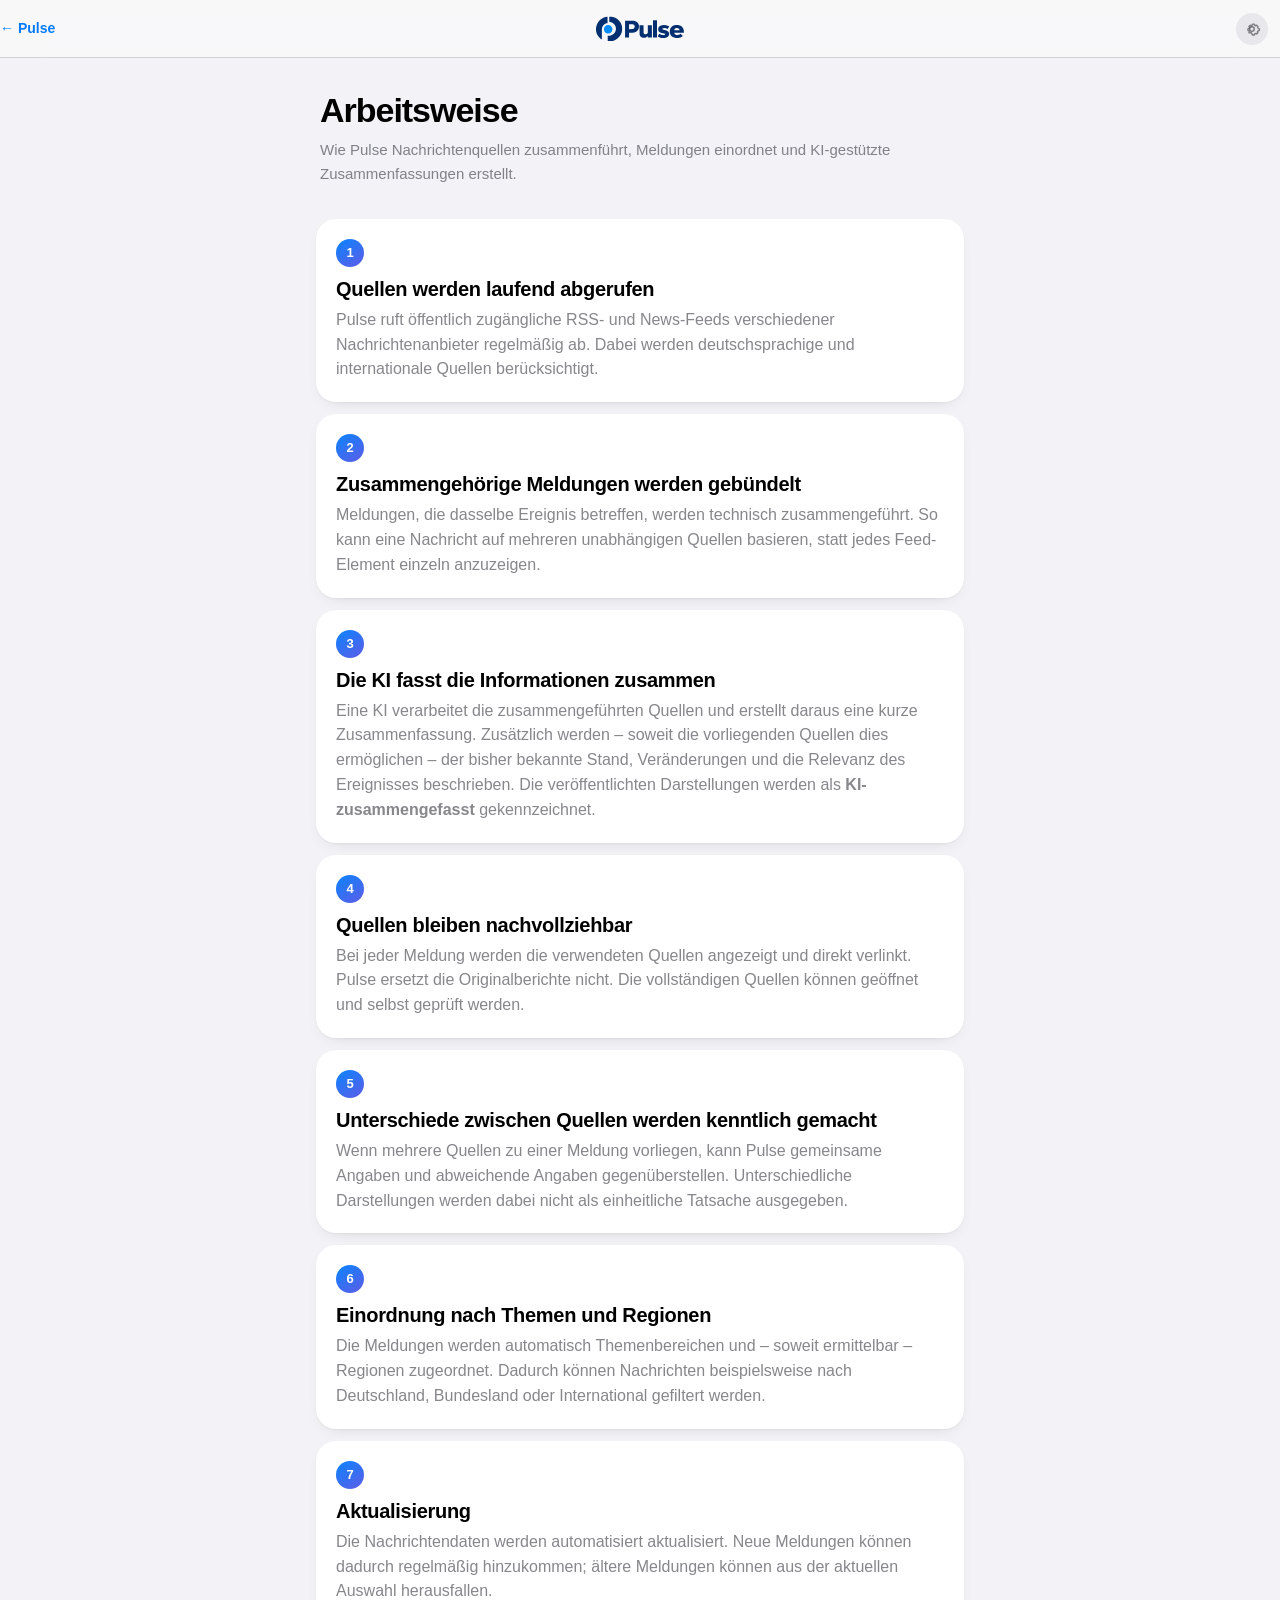
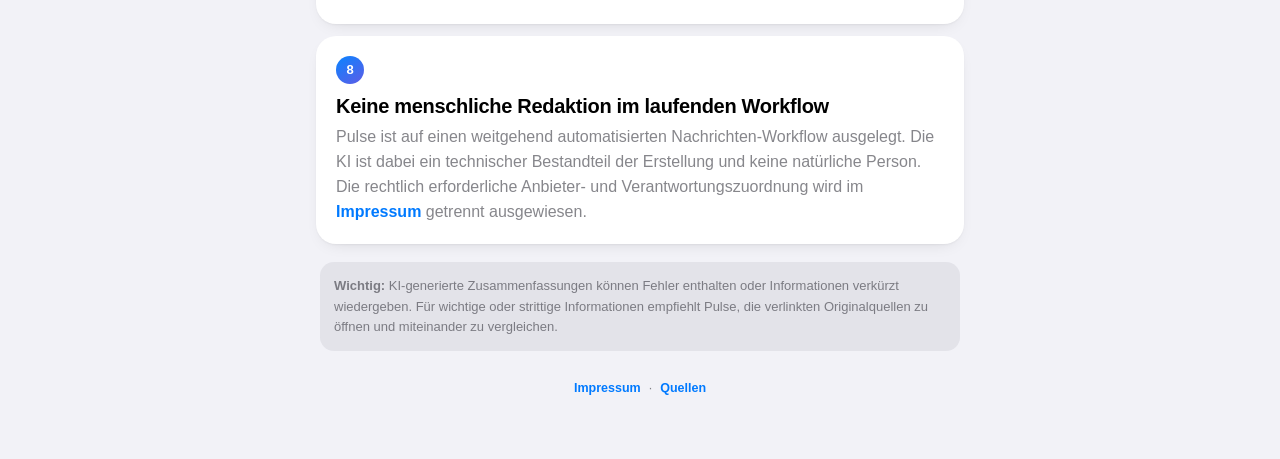
<file: arbeitsweise.html>
<!doctype html>
<html lang="de">
<head>
<meta charset="utf-8">
<meta name="viewport" content="width=device-width, initial-scale=1, viewport-fit=cover">
<meta name="color-scheme" content="light dark">
<title>Arbeitsweise · Pulse</title>
<style>
:root{--bg:#F2F2F7;--card:#FFF;--label:#000;--label2:rgba(60,60,67,.62);--sep:rgba(60,60,67,.2);--fill:rgba(118,118,128,.12);--tint:#007AFF;--bar:rgba(249,249,249,.82);--font:-apple-system,BlinkMacSystemFont,"SF Pro Text","SF Pro Display","Segoe UI",Roboto,Arial,sans-serif}
html[data-theme="dark"]{color-scheme:dark;--bg:#000;--card:#1C1C1E;--label:#FFF;--label2:rgba(235,235,245,.62);--sep:rgba(84,84,88,.65);--fill:rgba(118,118,128,.24);--tint:#0A84FF;--bar:rgba(22,22,24,.82)}
@media(prefers-color-scheme:dark){:root:not([data-theme]){--bg:#000;--card:#1C1C1E;--label:#FFF;--label2:rgba(235,235,245,.62);--sep:rgba(84,84,88,.65);--fill:rgba(118,118,128,.24);--tint:#0A84FF;--bar:rgba(22,22,24,.82)}}
*{box-sizing:border-box}body{margin:0;background:var(--bg);color:var(--label);font:16px/1.55 var(--font);-webkit-font-smoothing:antialiased}.wrap{max-width:680px;margin:auto;padding:0 16px 48px}.nav{position:relative;left:auto;width:100vw;margin-left:calc(50% - 50vw);transform:none;height:58px;display:flex;align-items:center;justify-content:space-between;position:sticky;top:0;z-index:2;background:var(--bar);backdrop-filter:saturate(180%) blur(20px);border-bottom:.5px solid var(--sep)}.nav img{width:88px}.back{color:var(--tint);text-decoration:none;font-weight:600;font-size:14px}.theme{border:0;border-radius:50%;width:32px;height:32px;background:var(--fill);color:var(--label2);font-size:16px}.head{padding:34px 4px 22px}.head h1{font-size:34px;line-height:1.1;letter-spacing:-.03em;margin:0 0 9px;font-weight:800}.head p{margin:0;color:var(--label2);font-size:15px}.card{background:var(--card);border-radius:20px;padding:20px;margin:12px 0;box-shadow:0 1px 2px rgba(0,0,0,.04),0 6px 18px -10px rgba(0,0,0,.18)}.num{display:inline-grid;place-items:center;width:28px;height:28px;border-radius:50%;background:linear-gradient(145deg,#0A84FF,#5E5CE6);color:#fff;font-weight:800;font-size:13px;margin-bottom:10px}.card h2{font-size:20px;line-height:1.2;margin:0 0 7px;letter-spacing:-.015em}.card p{margin:0;color:var(--label2)}.card p+p{margin-top:9px}.note{margin:18px 4px 0;padding:14px;border-radius:14px;background:var(--fill);color:var(--label2);font-size:13px}.foot{text-align:center;color:var(--label2);font-size:12.5px;margin-top:28px}.foot a{color:var(--tint);text-decoration:none;font-weight:600}
</style>
<link rel="stylesheet" href="./assets/settings.css">
</head>
<body>
<div class="wrap">
<header class="nav">
<a class="back" href="./index.html">← Pulse</a>
<img src="assets/pulse-logo.svg" alt="Pulse">
<button class="theme" id="settingsToggle" type="button" aria-label="Einstellungen"></button>
</header>
<main>
<section class="head">
<h1>Arbeitsweise</h1>
<p>Wie Pulse Nachrichtenquellen zusammenführt, Meldungen einordnet und KI-gestützte Zusammenfassungen erstellt.</p>
</section>

<section class="card"><span class="num">1</span><h2>Quellen werden laufend abgerufen</h2><p>Pulse ruft öffentlich zugängliche RSS- und News-Feeds verschiedener Nachrichtenanbieter regelmäßig ab. Dabei werden deutschsprachige und internationale Quellen berücksichtigt.</p></section>
<section class="card"><span class="num">2</span><h2>Zusammengehörige Meldungen werden gebündelt</h2><p>Meldungen, die dasselbe Ereignis betreffen, werden technisch zusammengeführt. So kann eine Nachricht auf mehreren unabhängigen Quellen basieren, statt jedes Feed-Element einzeln anzuzeigen.</p></section>
<section class="card"><span class="num">3</span><h2>Die KI fasst die Informationen zusammen</h2><p>Eine KI verarbeitet die zusammengeführten Quellen und erstellt daraus eine kurze Zusammenfassung. Zusätzlich werden – soweit die vorliegenden Quellen dies ermöglichen – der bisher bekannte Stand, Veränderungen und die Relevanz des Ereignisses beschrieben. Die veröffentlichten Darstellungen werden als <strong>KI-zusammengefasst</strong> gekennzeichnet.</p></section>
<section class="card"><span class="num">4</span><h2>Quellen bleiben nachvollziehbar</h2><p>Bei jeder Meldung werden die verwendeten Quellen angezeigt und direkt verlinkt. Pulse ersetzt die Originalberichte nicht. Die vollständigen Quellen können geöffnet und selbst geprüft werden.</p></section>
<section class="card"><span class="num">5</span><h2>Unterschiede zwischen Quellen werden kenntlich gemacht</h2><p>Wenn mehrere Quellen zu einer Meldung vorliegen, kann Pulse gemeinsame Angaben und abweichende Angaben gegenüberstellen. Unterschiedliche Darstellungen werden dabei nicht als einheitliche Tatsache ausgegeben.</p></section>
<section class="card"><span class="num">6</span><h2>Einordnung nach Themen und Regionen</h2><p>Die Meldungen werden automatisch Themenbereichen und – soweit ermittelbar – Regionen zugeordnet. Dadurch können Nachrichten beispielsweise nach Deutschland, Bundesland oder International gefiltert werden.</p></section>
<section class="card"><span class="num">7</span><h2>Aktualisierung</h2><p>Die Nachrichtendaten werden automatisiert aktualisiert. Neue Meldungen können dadurch regelmäßig hinzukommen; ältere Meldungen können aus der aktuellen Auswahl herausfallen.</p></section>
<section class="card"><span class="num">8</span><h2>Keine menschliche Redaktion im laufenden Workflow</h2><p>Pulse ist auf einen weitgehend automatisierten Nachrichten-Workflow ausgelegt. Die KI ist dabei ein technischer Bestandteil der Erstellung und keine natürliche Person. Die rechtlich erforderliche Anbieter- und Verantwortungszuordnung wird im <a href="./impressum.html" style="color:var(--tint);text-decoration:none;font-weight:600">Impressum</a> getrennt ausgewiesen.</p></section>

<p class="note"><strong>Wichtig:</strong> KI-generierte Zusammenfassungen können Fehler enthalten oder Informationen verkürzt wiedergeben. Für wichtige oder strittige Informationen empfiehlt Pulse, die verlinkten Originalquellen zu öffnen und miteinander zu vergleichen.</p>
</main>
<p class="foot"><a href="./impressum.html">Impressum</a><span style="margin:0 8px">·</span><a href="./quellen.html">Quellen</a></p>
</div>

<script src="./assets/settings.js"></script>
</body>
</html>
</file>
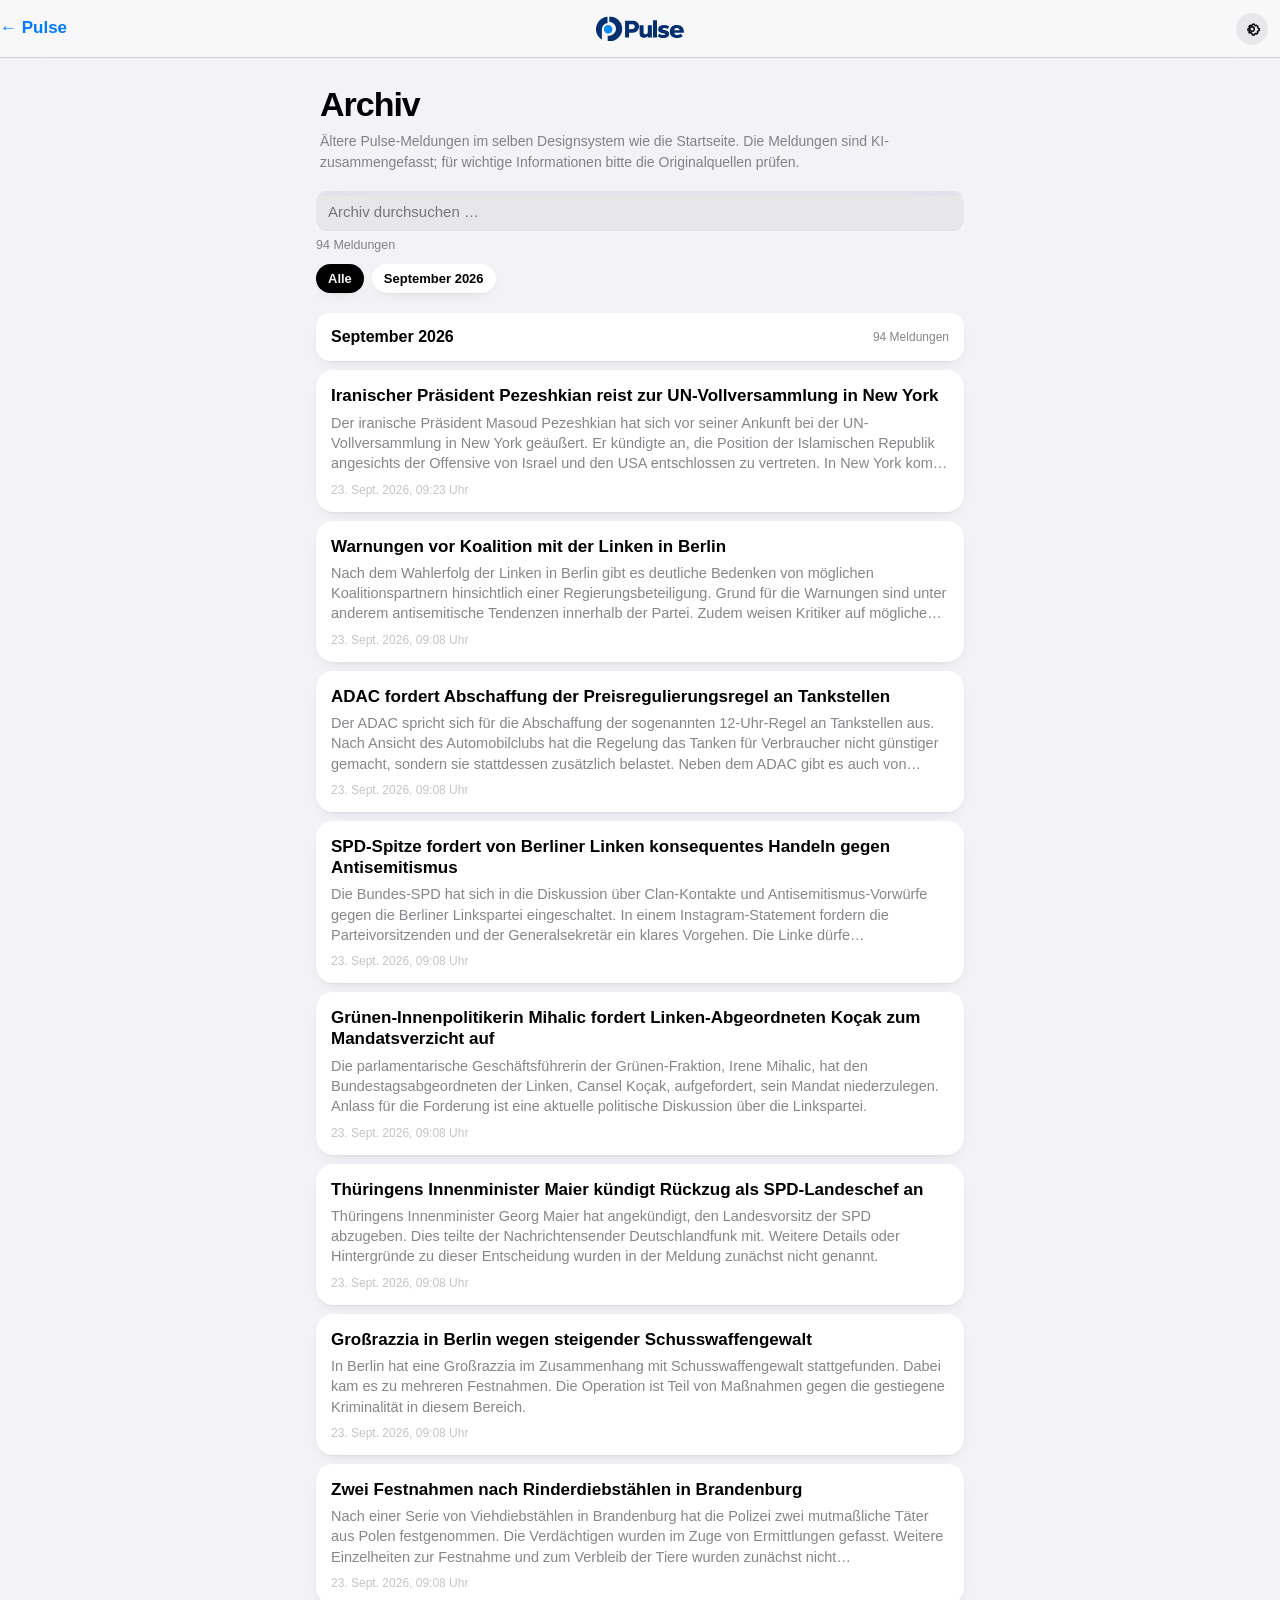
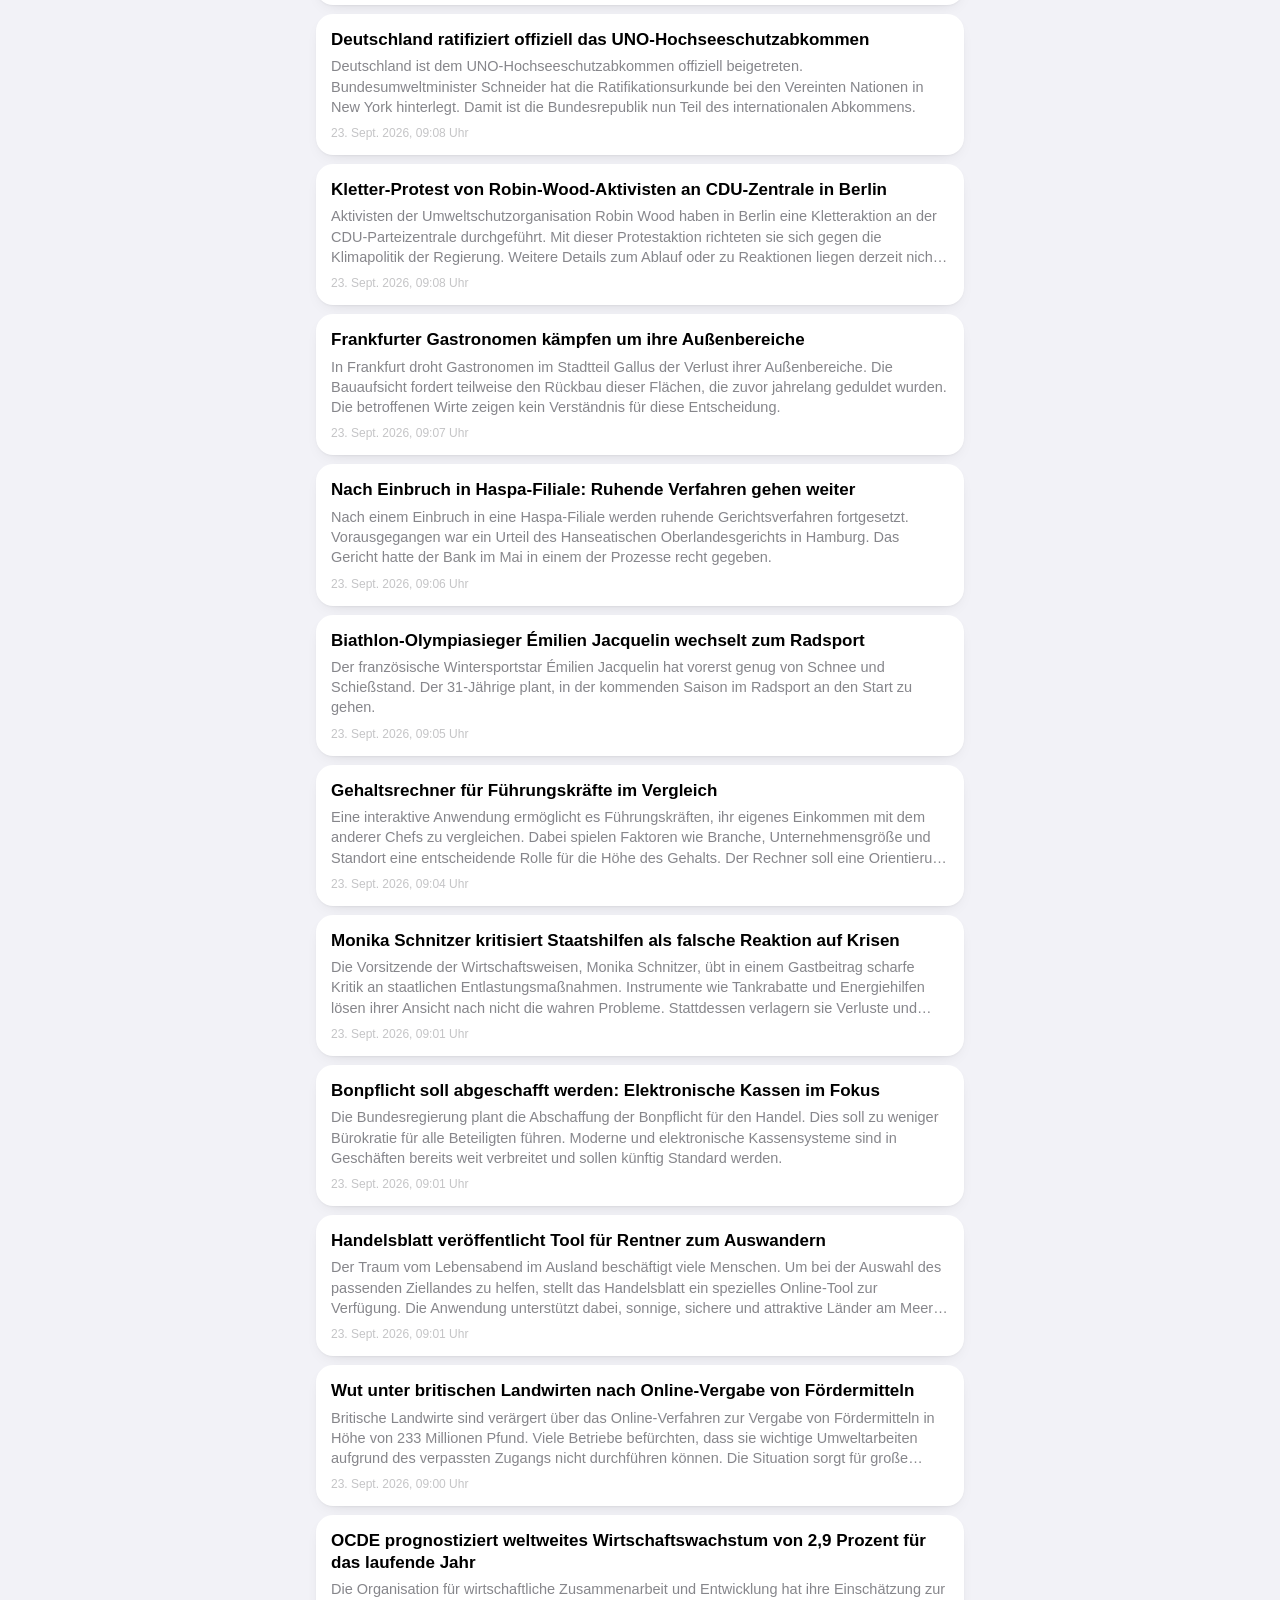
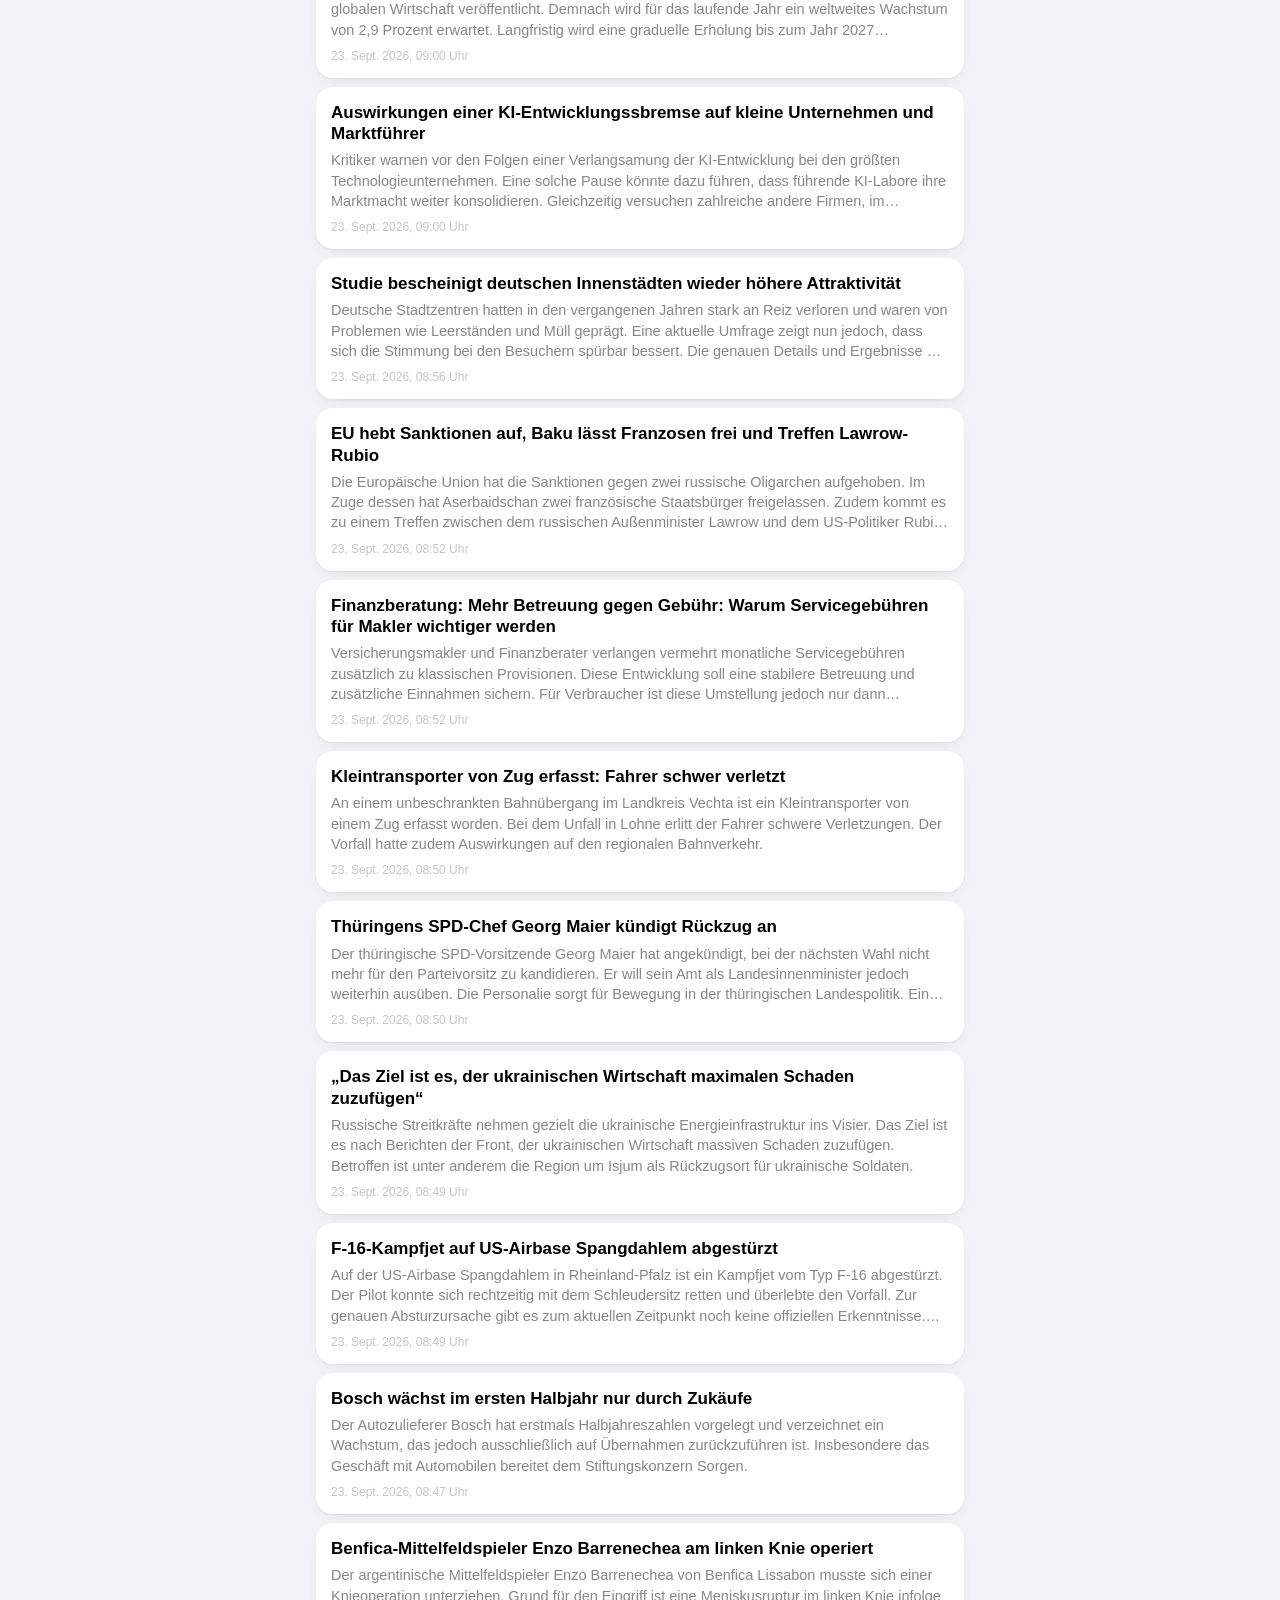
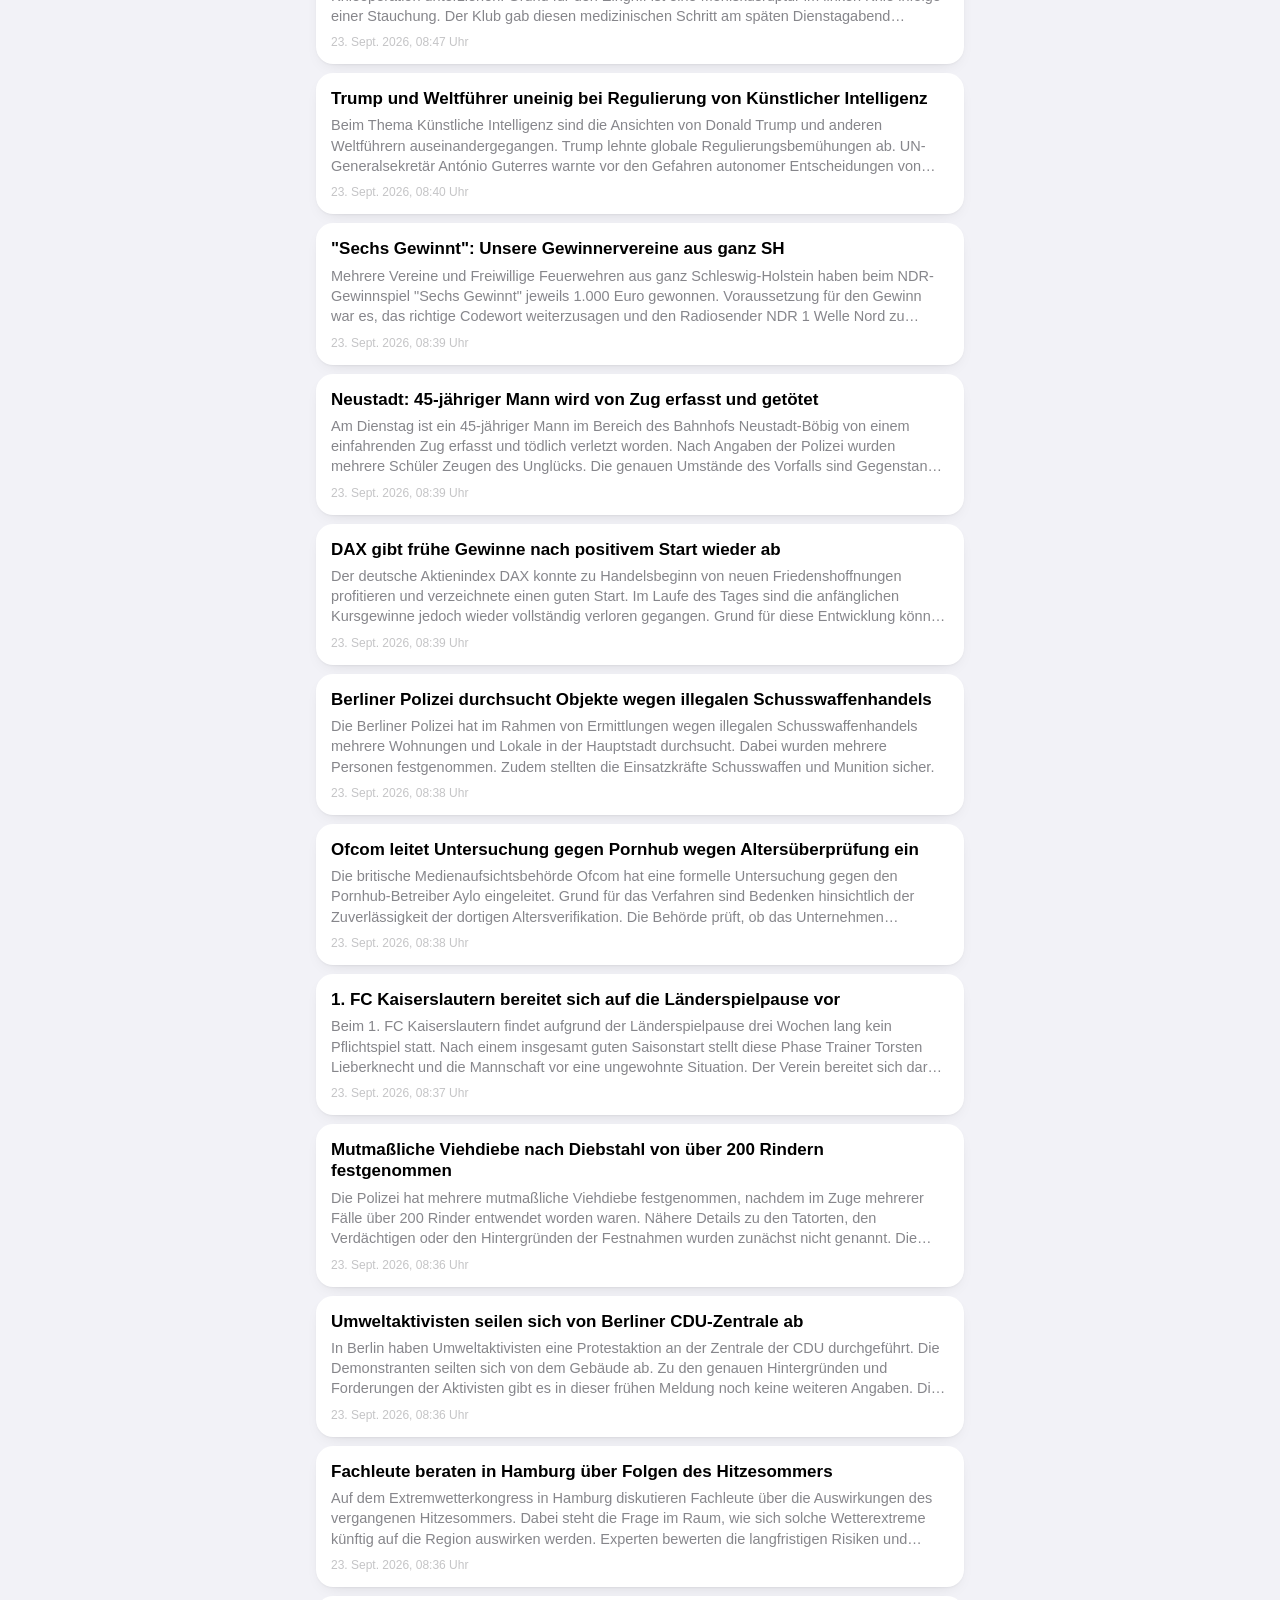
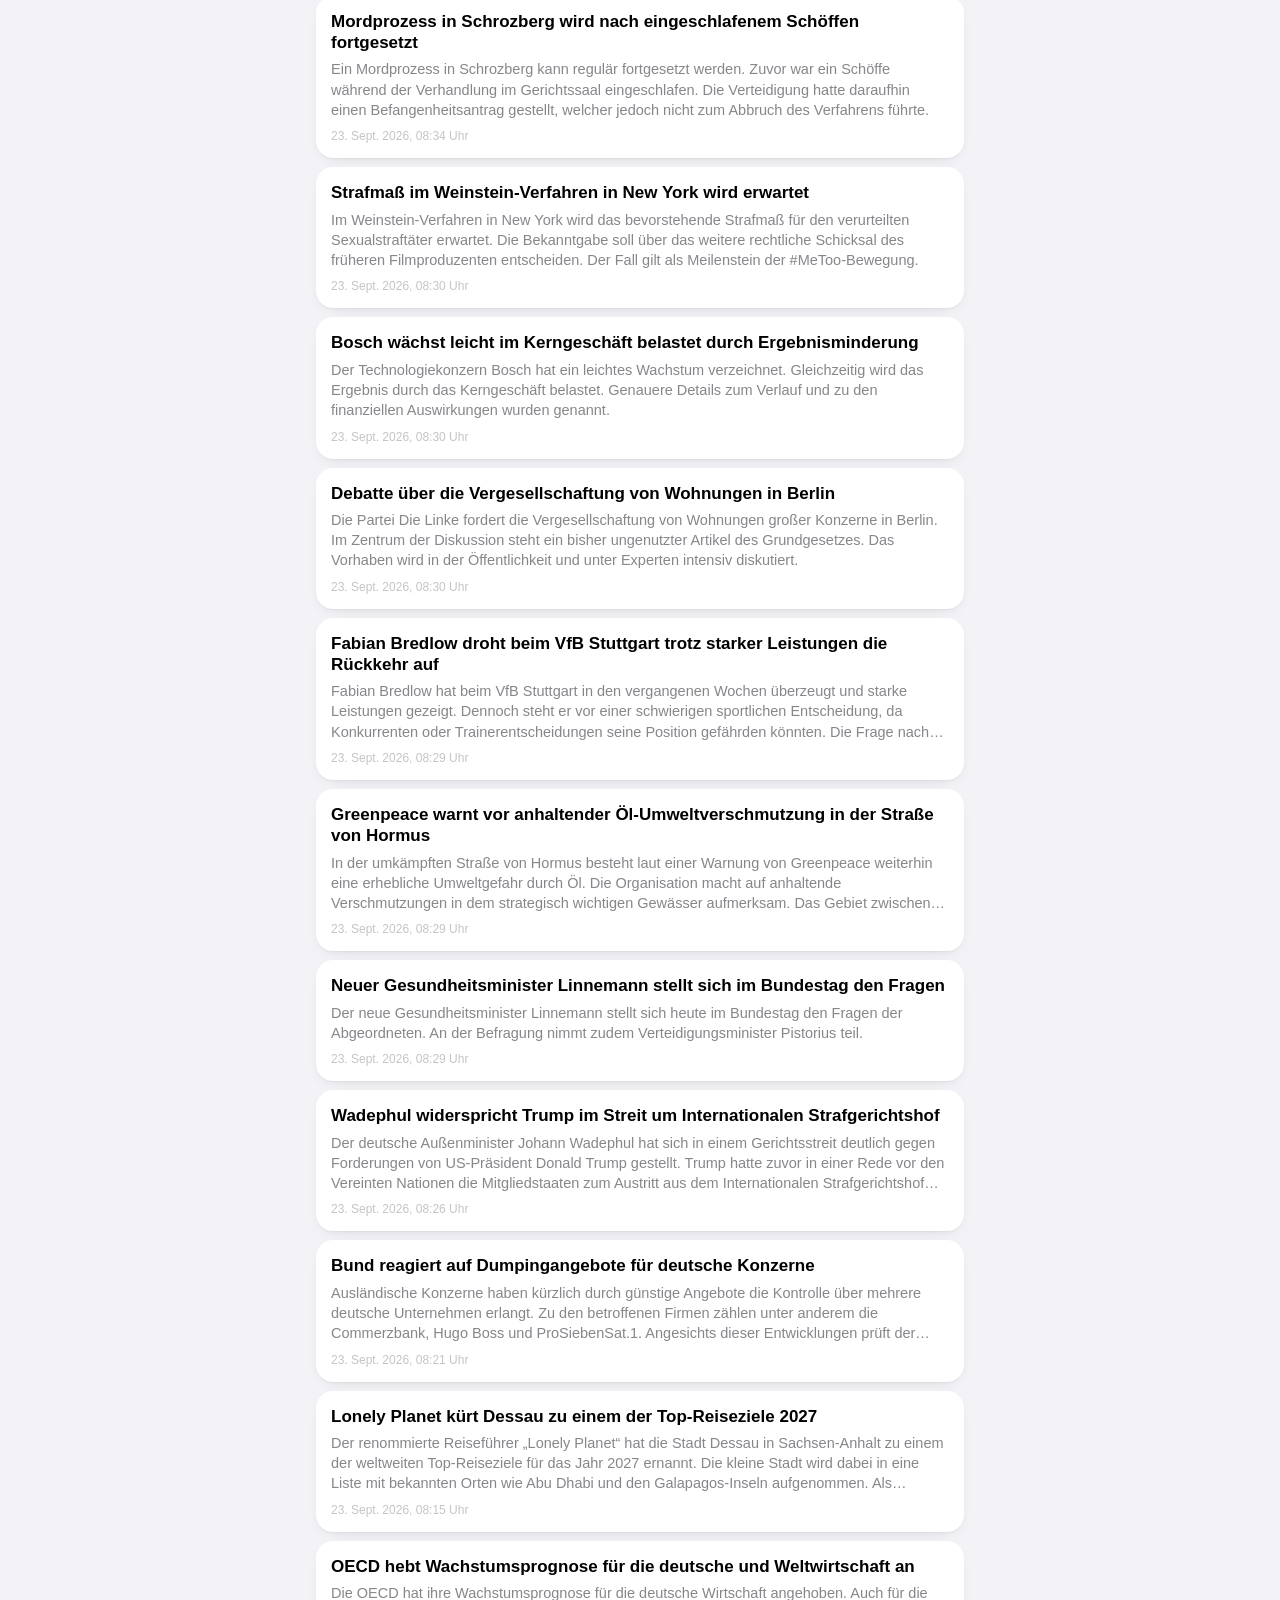
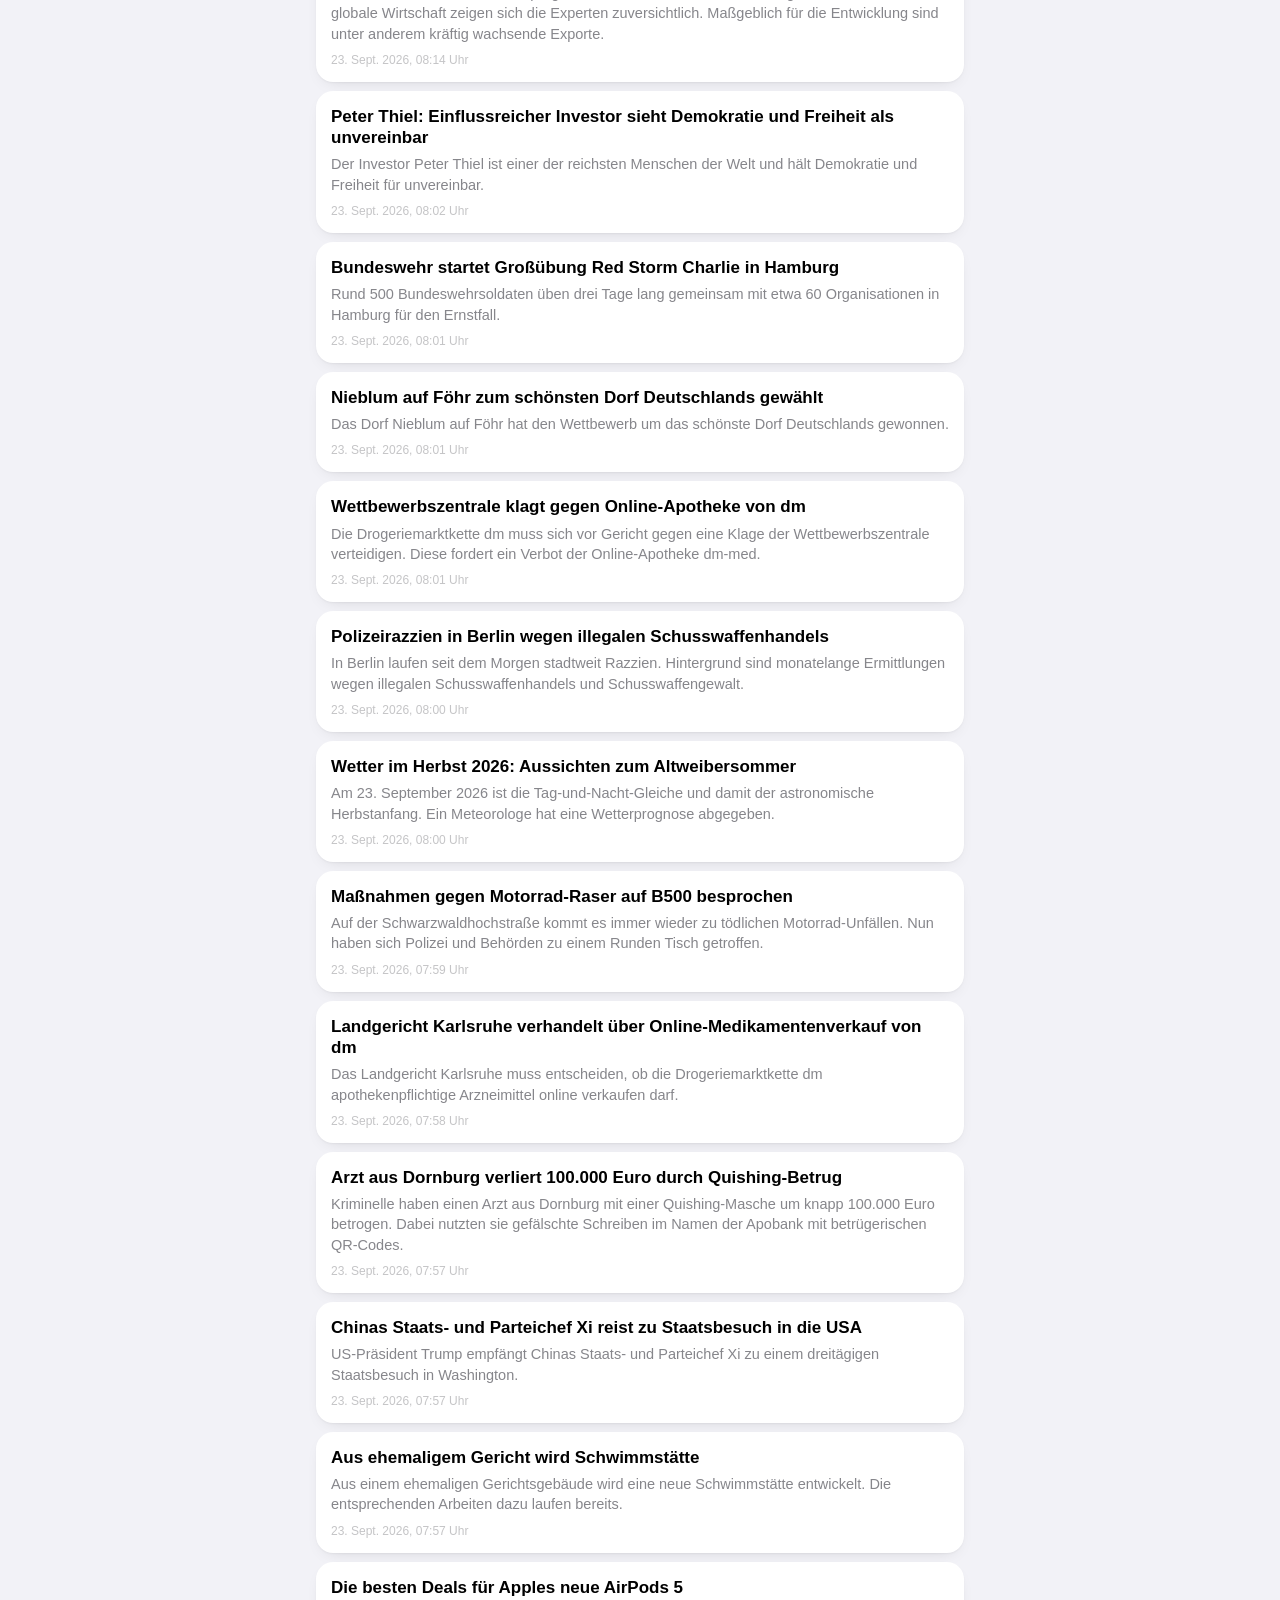
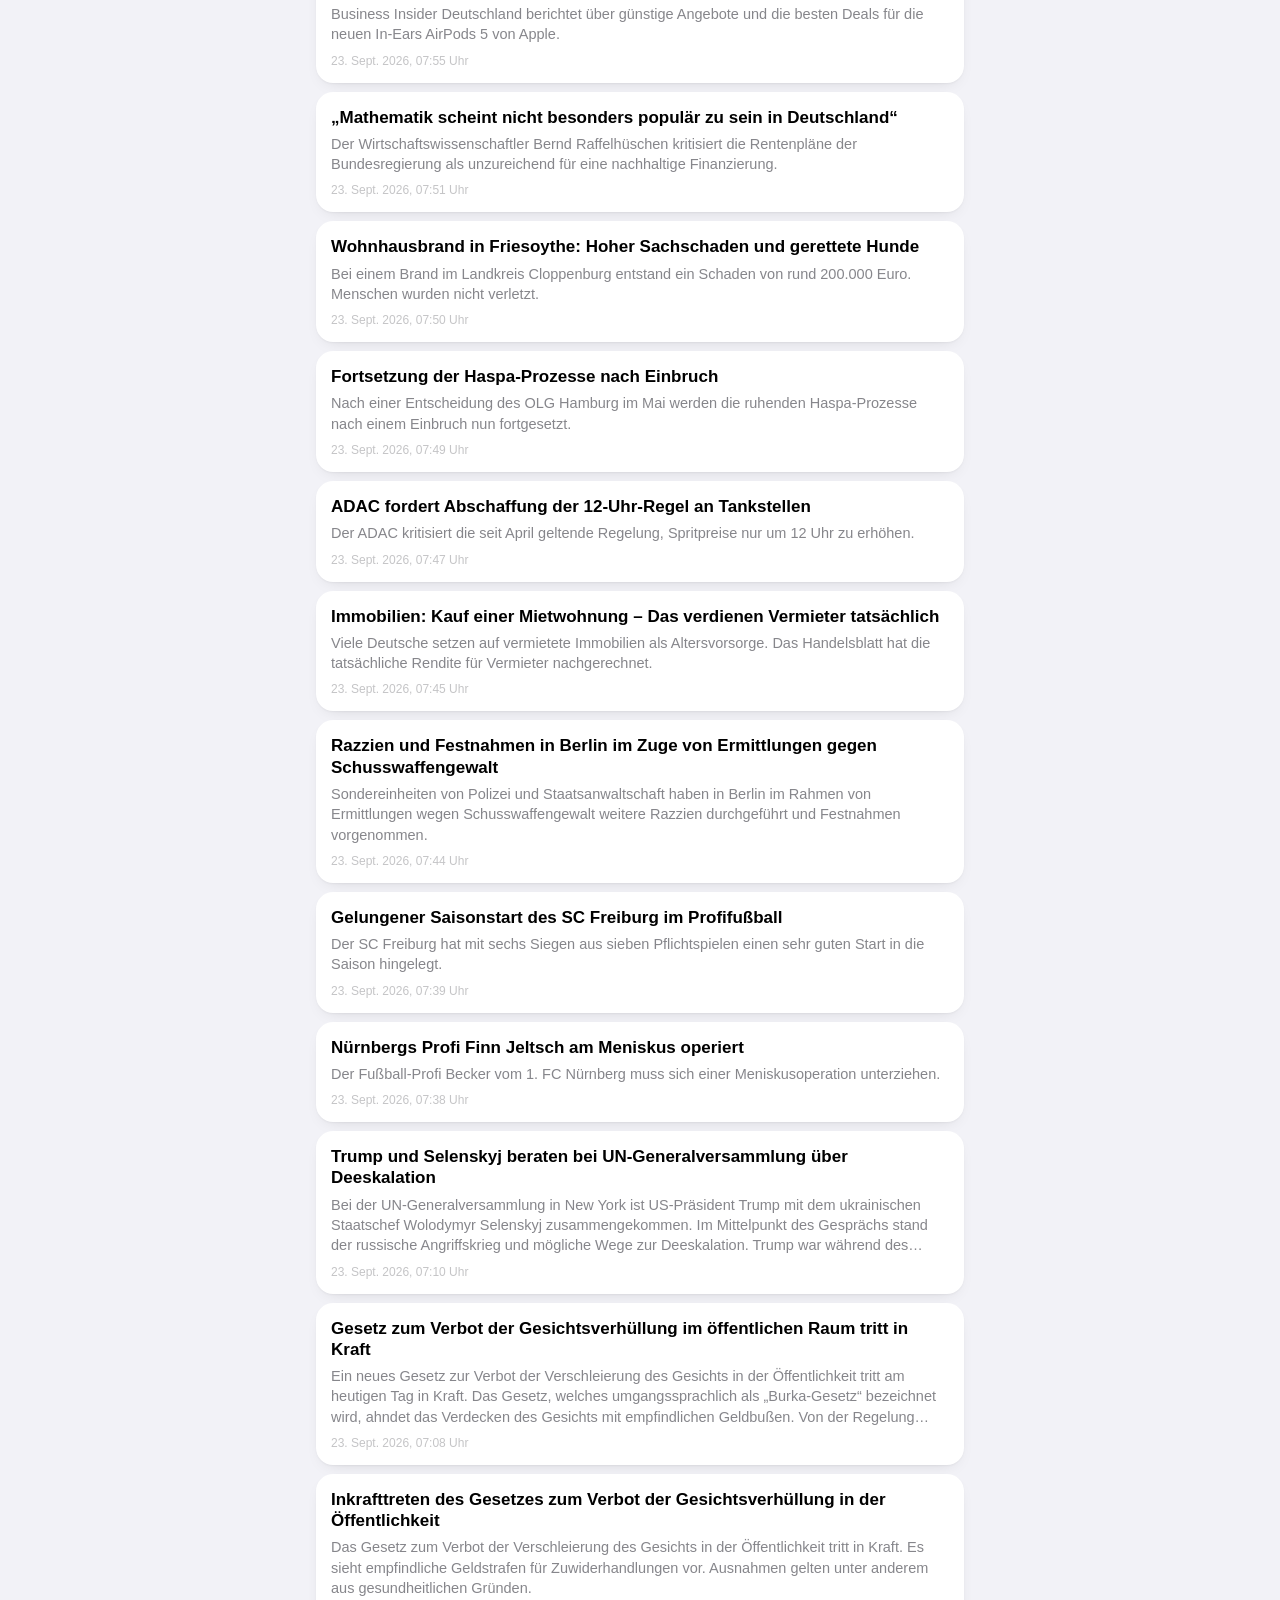
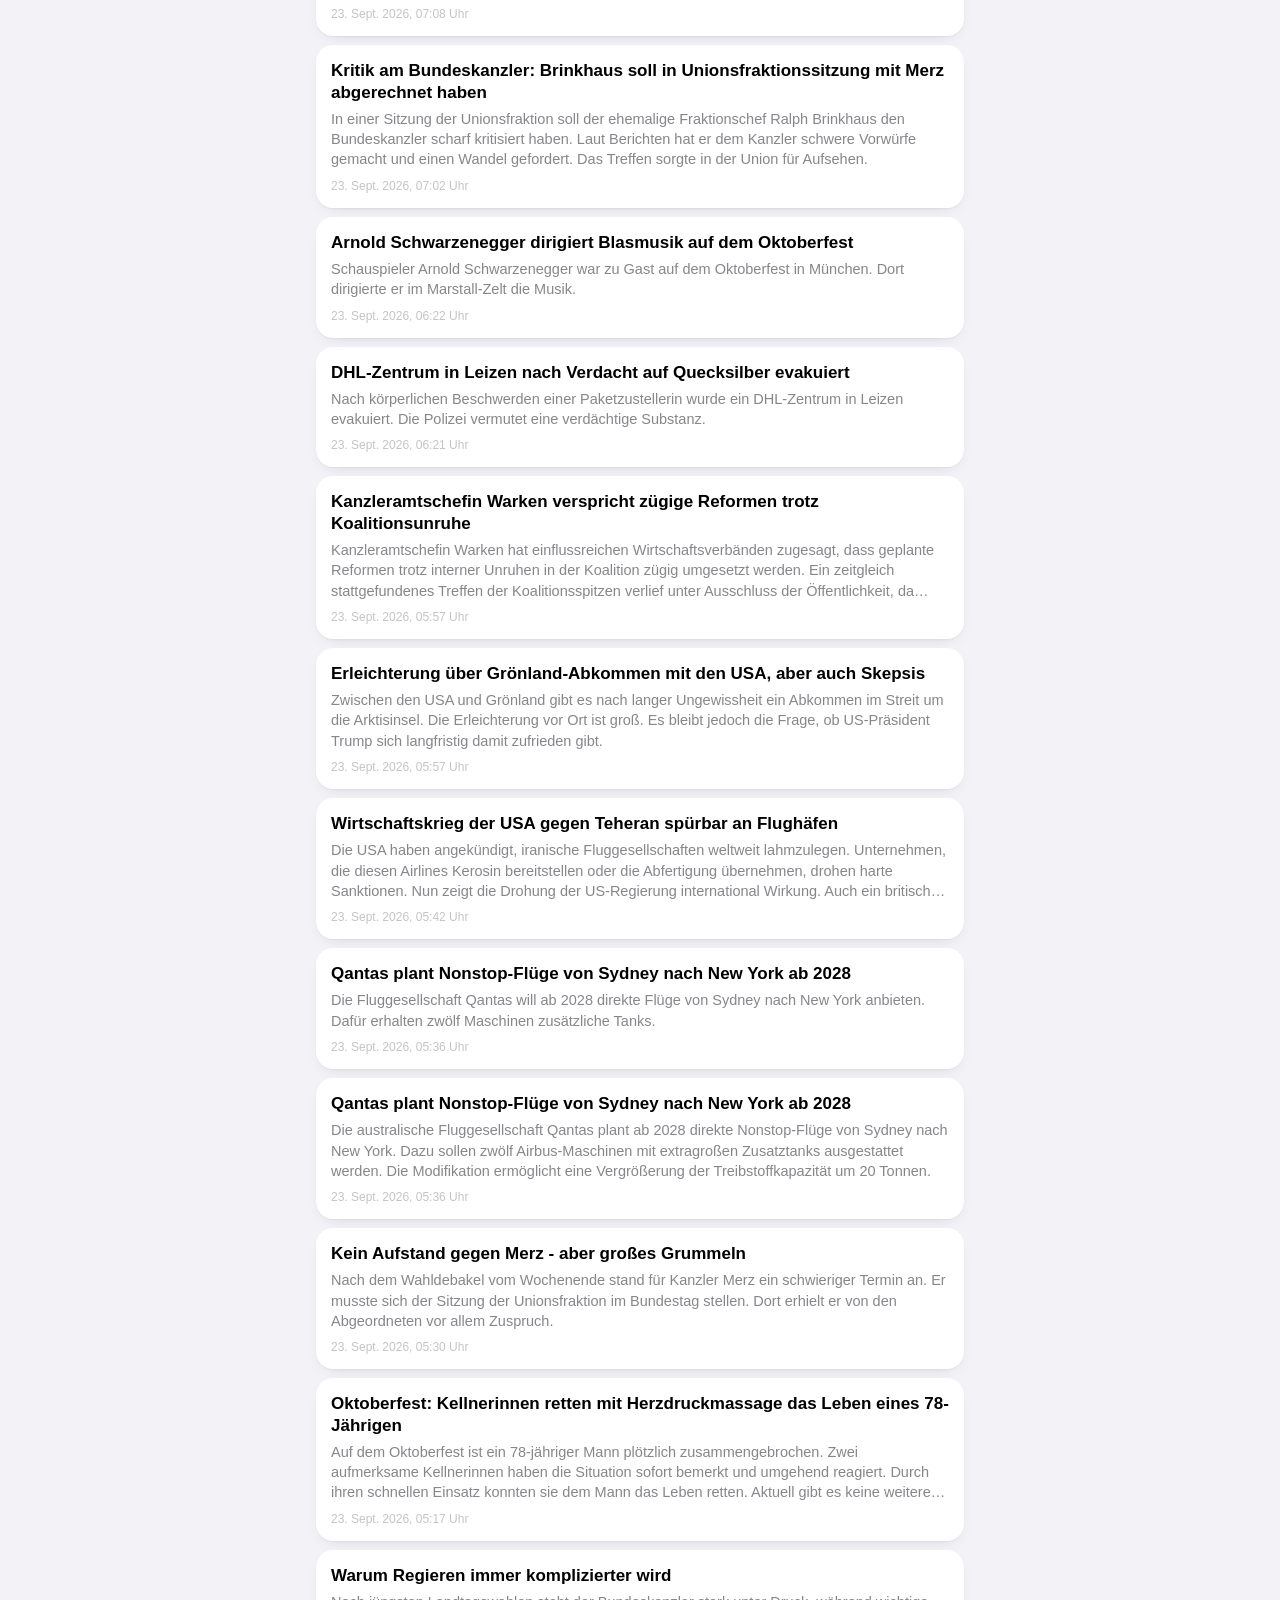
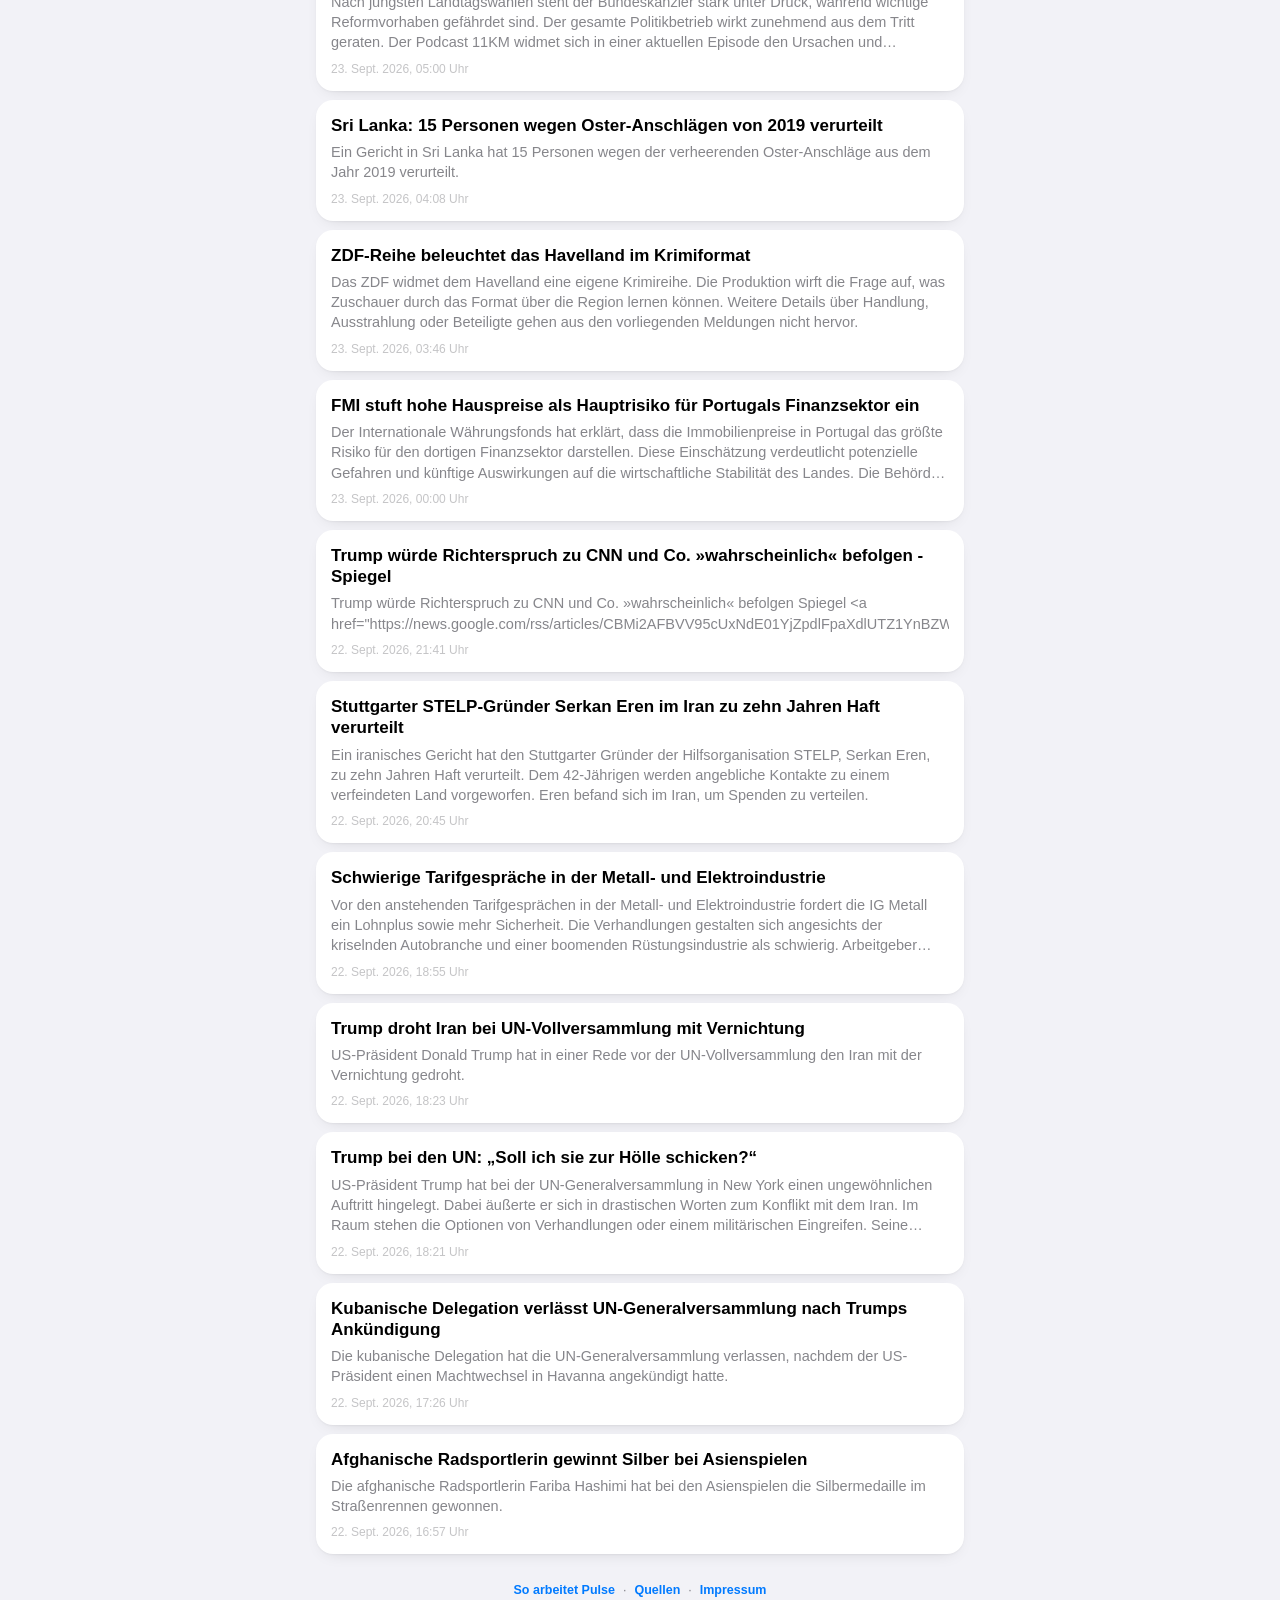
<file: archiv.html>
<!doctype html>
<html lang="de">
<head>
<meta charset="utf-8">
<meta name="viewport" content="width=device-width,initial-scale=1,maximum-scale=1,user-scalable=no,viewport-fit=cover">
<meta name="color-scheme" content="light dark">
<link rel="manifest" href="./manifest.webmanifest">
<title>Pulse – Archiv</title>
<style>
:root{--bg:#F2F2F7;--card:#FFF;--label:#000;--muted:rgba(60,60,67,.62);--label3:rgba(60,60,67,.3);--sep:rgba(60,60,67,.2);--fill:rgba(118,118,128,.12);--bar:rgba(249,249,249,.82);--tint:#007AFF;--shadow:0 1px 2px rgba(0,0,0,.04),0 6px 18px -10px rgba(0,0,0,.18);--font:-apple-system,BlinkMacSystemFont,"SF Pro Text","SF Pro Display","Segoe UI",Roboto,Arial,sans-serif}
html[data-theme=dark]{color-scheme:dark;--bg:#000;--card:#1C1C1E;--label:#FFF;--muted:rgba(235,235,245,.62);--label3:rgba(235,235,245,.3);--sep:rgba(84,84,88,.65);--fill:rgba(118,118,128,.24);--bar:rgba(22,22,24,.82);--tint:#0A84FF;--shadow:0 0 0 .5px rgba(255,255,255,.04)}
@media(prefers-color-scheme:dark){:root:not([data-theme]){--bg:#000;--card:#1C1C1E;--label:#FFF;--muted:rgba(235,235,245,.62);--label3:rgba(235,235,245,.3);--sep:rgba(84,84,88,.65);--fill:rgba(118,118,128,.24);--bar:rgba(22,22,24,.82);--tint:#0A84FF;--shadow:0 0 0 .5px rgba(255,255,255,.04)}}
*{box-sizing:border-box}body{margin:0;background:var(--bg);color:var(--label);font:17px/1.35 var(--font);-webkit-font-smoothing:antialiased}.wrap{max-width:680px;margin:auto;padding:0 16px 90px}.nav{position:relative;left:auto;width:100vw;margin-left:calc(50% - 50vw);transform:none;height:58px;display:flex;align-items:center;justify-content:space-between;background:var(--bar);backdrop-filter:saturate(180%) blur(20px);position:sticky;top:0;z-index:5;border-bottom:.5px solid var(--sep)}.brand{display:flex;align-items:center;gap:10px}.brand img{width:88px}.back{color:var(--tint);text-decoration:none;font-weight:650}.theme{border:0;border-radius:50%;background:var(--fill);color:inherit;width:32px;height:32px}.head{padding:28px 4px 18px}.head h1{font-size:34px;line-height:1.1;letter-spacing:-.03em;margin:0 0 8px;font-weight:800}.head p{color:var(--muted);margin:0;font-size:14px;line-height:1.5}.searchbox{position:sticky;top:58px;z-index:4;padding:6px 0 8px;background:var(--bar);backdrop-filter:saturate(180%) blur(20px)}.searchbox input{width:100%;height:40px;border:0;border-radius:11px;background:var(--fill);color:var(--label);padding:0 12px;outline:none;font:500 15px var(--font)}.searchbox input:focus{box-shadow:0 0 0 2px color-mix(in srgb,var(--tint) 35%,transparent)}.meta{display:flex;justify-content:space-between;align-items:center;gap:10px;min-height:28px;color:var(--muted);font-size:12.5px}.filters{display:flex;gap:8px;overflow-x:auto;padding:5px 0 10px;scrollbar-width:none}.filters::-webkit-scrollbar{display:none}.filter{flex:none;border:0;border-radius:999px;background:var(--card);color:var(--label);box-shadow:var(--shadow);padding:7px 12px;font:600 13px var(--font)}.filter[aria-pressed=true]{background:var(--label);color:var(--bg)}.month{margin:10px 0 0}.month-head{width:100%;height:48px;border:0;border-radius:14px;background:var(--card);color:var(--label);display:flex;align-items:center;justify-content:space-between;padding:0 15px;font:650 16px var(--font);box-shadow:var(--shadow);cursor:pointer}.month-head small{color:var(--muted);font-size:12px;font-weight:500}.month-list{display:flex;flex-direction:column;gap:9px;padding:9px 0 2px}.story{width:100%;border:0;text-align:left;background:var(--card);color:var(--label);border-radius:17px;padding:15px;box-shadow:var(--shadow);cursor:pointer;display:block}.story:active{transform:scale(.99)}.story h3{font-size:17px;line-height:1.25;margin:0 0 6px;font-weight:750}.story p{color:var(--muted);margin:0;font-size:14.5px;line-height:1.4;display:-webkit-box;-webkit-line-clamp:3;-webkit-box-orient:vertical;overflow:hidden}.story time{display:block;color:var(--label3);font-size:12px;margin-top:9px}.empty{text-align:center;padding:38px 20px;color:var(--muted)}.clear{border:0;background:none;color:var(--tint);font-weight:650}.foot{text-align:center;color:var(--muted);font-size:12.5px;margin:26px 8px}.foot a{color:var(--tint);text-decoration:none;font-weight:650}.archive-overlay{position:fixed;inset:0;background:rgba(0,0,0,.38);opacity:0;pointer-events:none;transition:opacity .2s;z-index:40}.archive-sheet{position:fixed;left:50%;bottom:0;width:min(680px,100%);max-height:88vh;overflow:auto;transform:translate(-50%,105%);background:var(--card);color:var(--label);border-radius:22px 22px 0 0;box-shadow:0 -12px 40px rgba(0,0,0,.2);z-index:41;transition:transform .25s;padding:10px 18px calc(24px + env(safe-area-inset-bottom,0px));-webkit-overflow-scrolling:touch}.archive-overlay.open{opacity:1;pointer-events:auto}.archive-sheet.open{transform:translate(-50%,0)}.archive-grip{width:36px;height:5px;border-radius:999px;background:var(--label3);margin:2px auto 14px}.archive-close{position:absolute;right:14px;top:12px;width:32px;height:32px;border:0;border-radius:50%;background:var(--fill);color:var(--label2);font-size:22px;line-height:1}.archive-sheet h2{font-size:25px;line-height:1.15;letter-spacing:-.025em;margin:8px 42px 12px 0}.archive-meta{color:var(--muted);font-size:12.5px;margin-bottom:18px}.archive-sheet h4{font-size:13px;margin:18px 0 6px;color:var(--label2)}.archive-sheet p{margin:0 0 10px;font-size:15px;line-height:1.5}.archive-sources p{margin-bottom:9px}.archive-sources a{color:var(--tint);font-weight:650;text-decoration:none}.archive-actions{display:flex;gap:8px;margin-top:20px}.archive-actions a{display:inline-flex;align-items:center;justify-content:center;min-height:40px;padding:0 14px;border-radius:11px;background:var(--tint);color:#fff;text-decoration:none;font-weight:700;font-size:14px}.archive-actions button{border:0;border-radius:11px;background:var(--fill);color:var(--label);font-weight:650;padding:0 14px}
</style>
<link rel="stylesheet" href="./assets/settings.css">
</head>
<body>
<main class="wrap">
<header class="nav"><a class="back" href="./index.html">← Pulse</a><div class="brand"><img src="assets/pulse-logo.svg" alt="Pulse"></div><button class="theme" id="settingsToggle" type="button" aria-label="Einstellungen"></button></header>
<section class="head"><h1>Archiv</h1><p>Ältere Pulse-Meldungen im selben Designsystem wie die Startseite. Die Meldungen sind KI-zusammengefasst; für wichtige Informationen bitte die Originalquellen prüfen.</p></section>
<label class="searchbox"><input id="search" type="search" placeholder="Archiv durchsuchen …" autocomplete="off" aria-label="Archiv durchsuchen"></label>
<div class="meta"><span id="count">Archiv wird geladen …</span><button class="clear" id="clear" hidden>Suche löschen</button></div>
<div class="filters" id="monthsFilter"></div>
<section id="months"><div class="empty">Archiv wird geladen …</div></section><div id="archiveSheetRoot"></div>
<p class="foot"><a href="./arbeitsweise.html">So arbeitet Pulse</a><span style="margin:0 8px">·</span><a href="./quellen.html">Quellen</a><span style="margin:0 8px">·</span><a href="./impressum.html">Impressum</a></p>
</main>
<script>
(async()=>{
const root=document.querySelector('#months'), sheetRoot=document.querySelector('#archiveSheetRoot'), search=document.querySelector('#search'), count=document.querySelector('#count'), clear=document.querySelector('#clear'), monthsFilter=document.querySelector('#monthsFilter');
const esc=s=>String(s??'').replace(/[&<>"']/g,c=>({'&':'&amp;','<':'&lt;','>':'&gt;','"':'&quot;',"'":'&#39;'}[c]));
const fmt=d=>{const x=new Date(d);return Number.isNaN(x.getTime())?'':new Intl.DateTimeFormat('de-DE',{day:'numeric',month:'short',year:'numeric',hour:'2-digit',minute:'2-digit'}).format(x)+' Uhr'};
let entries=[],activeMonth='all';
try{
 const base=new URL('./',window.location.href);
 const loadJson=async path=>{
   const res=await fetch(new URL(path,base).href+'?v=archive',{cache:'no-store'});
   if(!res.ok)throw new Error('HTTP '+res.status+' für '+path);
   return res.json();
 };
 const idx=await loadJson('data/archive/index.json');
 const files=Array.isArray(idx)?idx:[];
 const loaded=await Promise.all(files.map(entry=>loadJson('data/archive/'+(entry.file||entry.month+'.json')).catch(()=>[])));
 entries=loaded.flatMap(x=>Array.isArray(x)?x:[]);
 if(!entries.length)throw new Error('Keine Archivmeldungen geladen');
 const groups=new Map();
 for(const it of entries){const m=String(it.d||'').slice(0,7);if(!groups.has(m))groups.set(m,[]);groups.get(m).push(it)}
 const months=[...groups.keys()].sort().reverse();
 monthsFilter.innerHTML='<button class="filter" data-month="all" aria-pressed="true">Alle</button>'+months.map(m=>'<button class="filter" data-month="'+esc(m)+'" aria-pressed="false">'+esc(new Intl.DateTimeFormat('de-DE',{month:'long',year:'numeric'}).format(new Date(m+'-01T12:00:00')))+' </button>').join('');
 const render=()=>{
   const q=search.value.trim().toLocaleLowerCase('de-DE');
   const filtered=entries.filter(it=>(activeMonth==='all'||String(it.d||'').slice(0,7)===activeMonth)&&(!q||[it.t,it.s,it.m,it.r,it.chg,it.agree].join(' ').toLocaleLowerCase('de-DE').includes(q))).sort((a,b)=>String(a.d).localeCompare(String(b.d))>0?-1:1);
   count.textContent=filtered.length+' Meldungen'+(q?' gefunden':'');
   clear.hidden=!q;
   if(!filtered.length){root.innerHTML='<div class="empty">Keine Meldungen für diese Auswahl.</div>';return}
   const by=new Map();
   for(const it of filtered){const m=String(it.d||'').slice(0,7);if(!by.has(m))by.set(m,[]);by.get(m).push(it)}
   root.innerHTML=[...by.entries()].map(([m,list])=>{
     const title=new Intl.DateTimeFormat('de-DE',{month:'long',year:'numeric'}).format(new Date(m+'-01T12:00:00'));
     return '<section class="month"><button class="month-head" data-toggle="'+esc(m)+'"><span>'+esc(title)+'</span><small>'+list.length+' Meldungen</small></button><div class="month-list" id="month-'+esc(m)+'">'+list.map(it=>'<button class="story" type="button" data-open="'+esc(it.id||'')+'"><h3>'+esc(it.t)+'</h3><p>'+esc(it.s)+'</p><time>'+fmt(it.d)+'</time></button>').join('')+'</div></section>';
   }).join('');
 };
 monthsFilter.addEventListener('click',e=>{const b=e.target.closest('[data-month]');if(!b)return;activeMonth=b.dataset.month;monthsFilter.querySelectorAll('.filter').forEach(x=>x.setAttribute('aria-pressed',x===b?'true':'false'));render()});
 function openEntry(id){
  const it=entries.find(x=>String(x.id)===String(id));
  if(!it)return;
  const root=document.querySelector('#archiveSheetRoot');
  const sources=Array.isArray(it.srcs)?it.srcs.filter(x=>x&&x.url):[];
  const original=it.url||(sources[0]&&sources[0].url)||'';
  root.innerHTML='<div class="archive-overlay" data-close></div><section class="archive-sheet" role="dialog" aria-modal="true" aria-label="'+esc(it.t)+'"><div class="archive-grip"></div><button class="archive-close" type="button" data-close aria-label="Schließen">×</button><h2>'+esc(it.t)+'</h2><div class="archive-meta">'+fmt(it.d)+'</div><h4>Kurzfassung</h4><p>'+esc(it.s)+'</p>'+(it.m?'<h4>Was bisher bekannt ist</h4><p>'+esc(it.m)+'</p>':'')+(it.r?'<h4>Warum relevant</h4><p>'+esc(it.r)+'</p>':'')+(it.chg?'<h4>Was hat sich geändert?</h4><p>'+esc(it.chg)+'</p>':'')+'<h4>Quellen</h4><div class="archive-sources">'+(sources.length?sources.map(src=>'<p><a href="'+esc(src.url)+'" target="_blank" rel="noopener noreferrer">'+esc(src.name||'Quelle öffnen')+'</a></p>').join(''):'<p>Keine Quellenlinks verfügbar.</p>')+'</div>'+(it.agree?'<h4>Quellenvergleich</h4><p>'+esc(it.agree)+'</p>':'')+(original?'<div class="archive-actions"><a href="'+esc(original)+'" target="_blank" rel="noopener noreferrer">Originalbericht lesen</a></div>':'')+'</section>';
  requestAnimationFrame(()=>requestAnimationFrame(()=>root.querySelectorAll('.archive-overlay,.archive-sheet').forEach(x=>x.classList.add('open'))));
  document.body.style.overflow='hidden';
}
function closeEntry(){
  const root=document.querySelector('#archiveSheetRoot');
  root.querySelectorAll('.archive-overlay,.archive-sheet').forEach(x=>x.classList.remove('open'));
  document.body.style.overflow='';
  setTimeout(()=>{if(root)root.innerHTML=''},220);
}
root.addEventListener('click',e=>{
  const open=e.target.closest('[data-open]');
  if(open){openEntry(open.dataset.open);return}
  const toggle=e.target.closest('[data-toggle]');
  if(toggle){const list=document.getElementById('month-'+toggle.dataset.toggle);if(list)list.hidden=!list.hidden;return}
  if(e.target.closest('[data-close]'))closeEntry();
});
 sheetRoot.addEventListener('click',e=>{
  if(e.target.closest('[data-close]'))closeEntry();
 });
 search.addEventListener('input',render); clear.addEventListener('click',()=>{search.value='';render();search.focus()}); render();
}catch(e){console.error('Pulse Archiv:',e);root.innerHTML='<div class="empty"><h3>Archiv konnte nicht geladen werden.</h3><p>'+esc(e&&e.message?e.message:'Unbekannter Fehler')+'</p></div>';count.textContent='Archiv nicht verfügbar'}
})();

</script>
<script src="./assets/settings.js"></script>
</body>
</html>
</file>
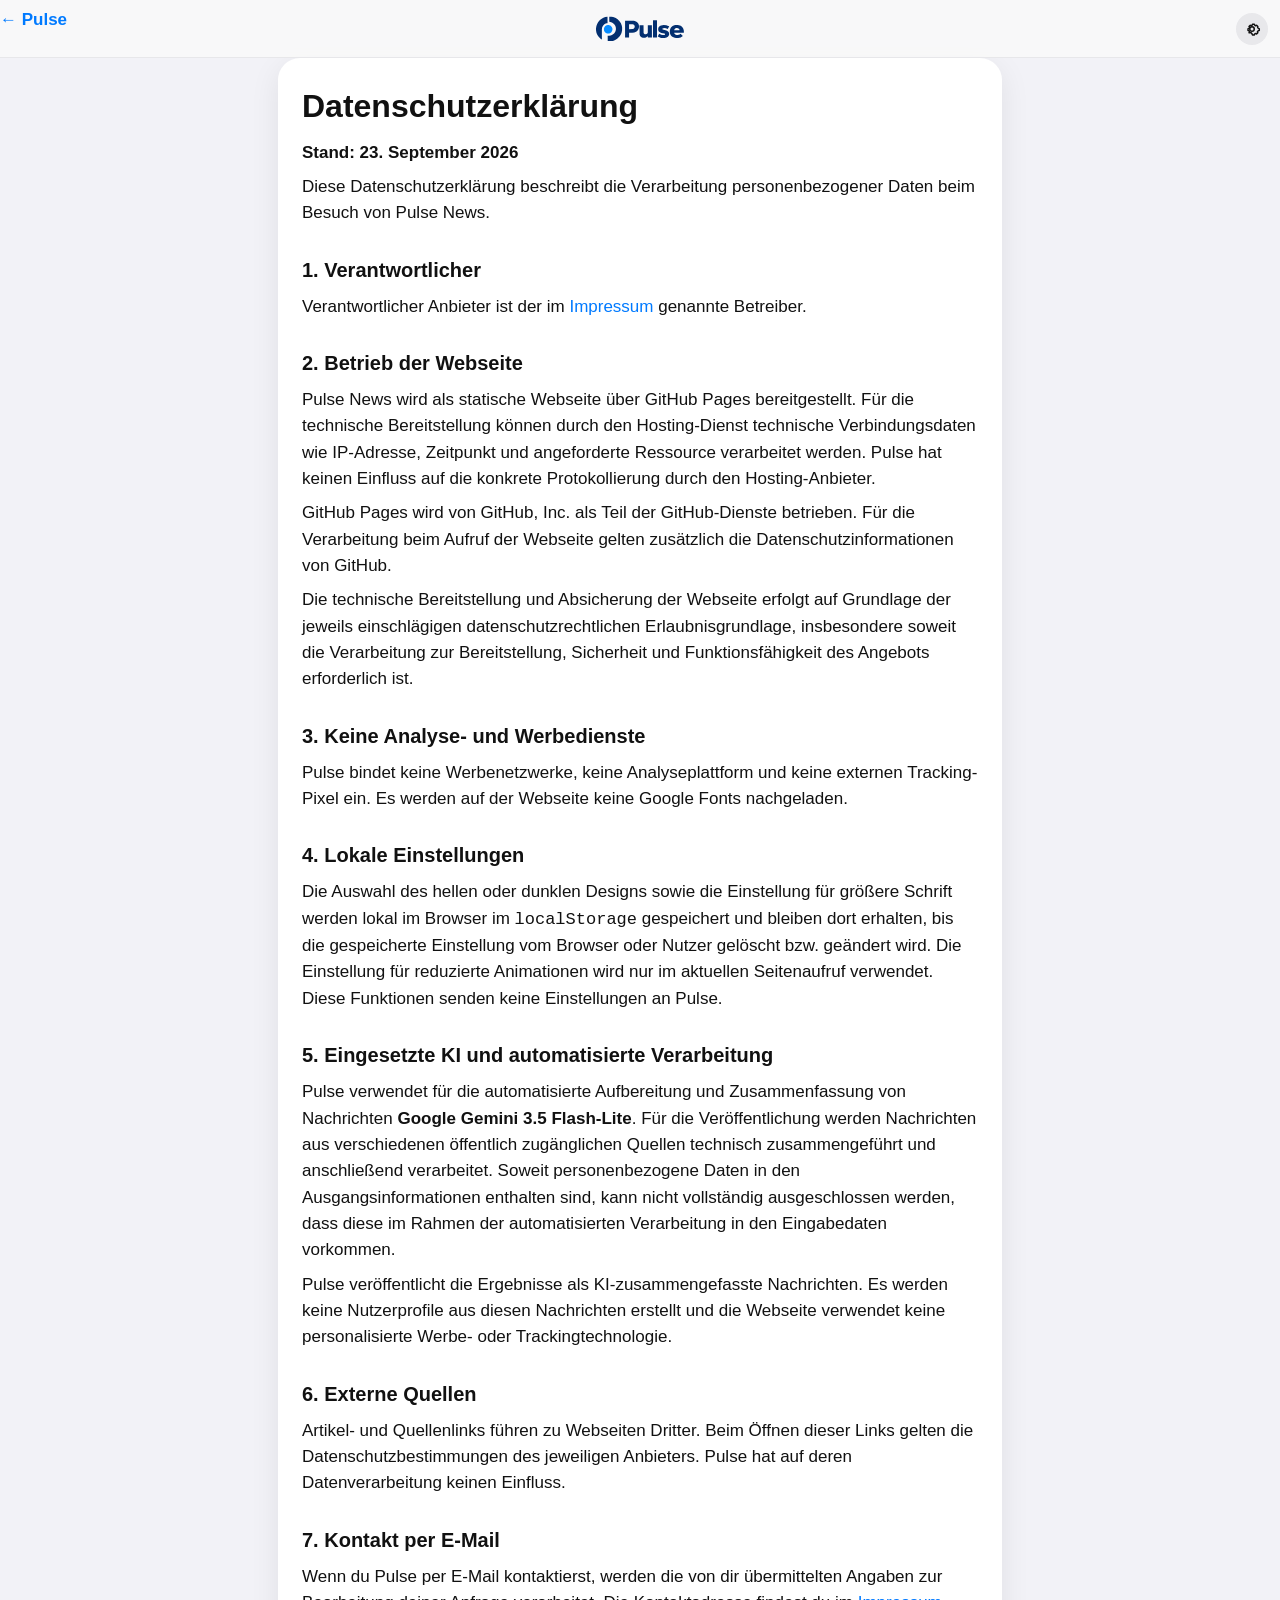
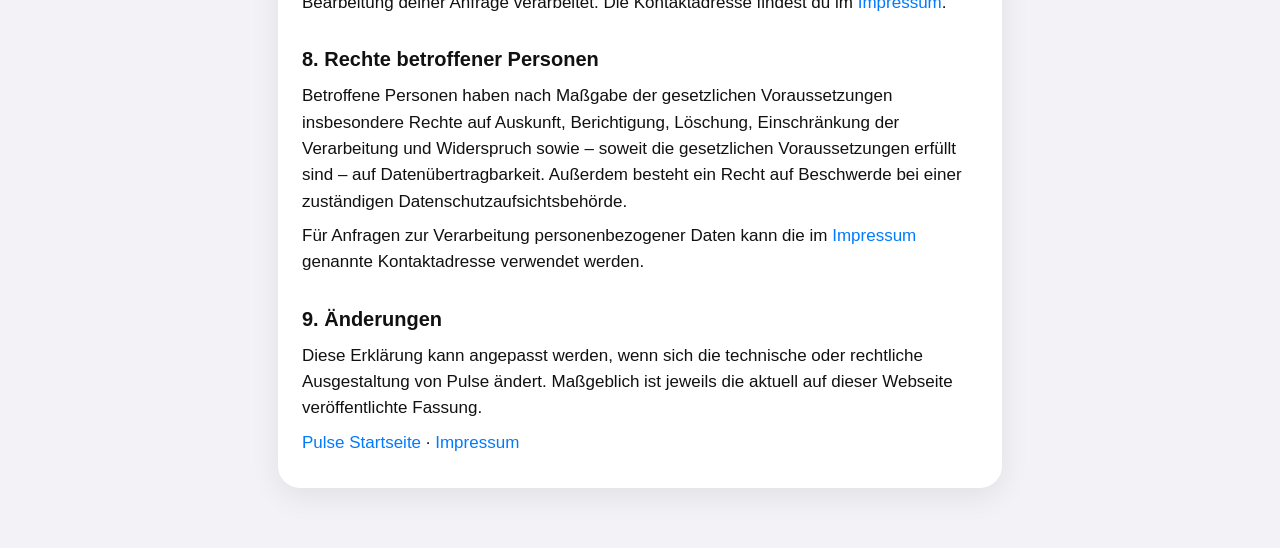
<file: datenschutz.html>
<!doctype html>
<html lang="de">
<head>
<meta charset="utf-8">
<meta name="viewport" content="width=device-width, initial-scale=1">
<meta name="color-scheme" content="light dark">
<title>Datenschutz · Pulse</title>
<style>
:root{color-scheme:light dark;--bg:#F2F2F7;--card:#fff;--text:#111;--muted:#5f6368;--link:#007AFF;--fill:rgba(118,118,128,.12)}
@media(prefers-color-scheme:dark){:root{--bg:#000;--card:#1c1c1e;--text:#fff;--muted:#aaa;--link:#0A84FF;--fill:rgba(118,118,128,.24)}html{background:#000}}
*{box-sizing:border-box}body{margin:0;background:var(--bg);color:var(--text);font:17px/1.55 -apple-system,BlinkMacSystemFont,"Segoe UI",Roboto,Arial,sans-serif}
main{max-width:760px;margin:0 auto;padding:0 18px 60px}.nav{position:relative;left:auto;width:100vw;margin-left:calc(50% - 50vw);transform:none;height:58px;display:flex;align-items:center;justify-content:space-between;background:rgba(249,249,249,.82);backdrop-filter:blur(18px);position:sticky;top:0;z-index:2;border-bottom:1px solid var(--fill)}.nav img{width:88px}.back{color:var(--link);text-decoration:none;font-weight:600}.theme{border:0;border-radius:50%;background:var(--fill);color:var(--text);width:32px;height:32px}.fill{}article{background:var(--card);border-radius:22px;padding:24px;box-shadow:0 8px 30px rgba(0,0,0,.08)}
h1{margin:0 0 8px;font-size:32px}h2{margin:28px 0 8px;font-size:20px}p{margin:8px 0}a{color:var(--link);text-decoration:none}a:hover{text-decoration:underline}.back{display:inline-block;margin-bottom:16px;font-weight:600}
html[data-theme=dark]{--bg:#000;--card:#1c1c1e;--text:#fff;--muted:rgba(235,235,245,.62);--link:#0A84FF;--fill:rgba(118,118,128,.24)}
</style>
<link rel="stylesheet" href="./assets/settings.css">
</head>
<body><main>
<header class="nav">
<a class="back" href="./index.html" aria-label="Zurück zu Pulse">← Pulse</a>
<img src="assets/pulse-logo.svg" alt="Pulse">
<button class="theme" id="settingsToggle" type="button" aria-label="Einstellungen"></button>
</header>
<article>
<h1>Datenschutzerklärung</h1>
<p><strong>Stand: 23. September 2026</strong></p>
<p>Diese Datenschutzerklärung beschreibt die Verarbeitung personenbezogener Daten beim Besuch von Pulse News.</p>
<h2>1. Verantwortlicher</h2>
<p>Verantwortlicher Anbieter ist der im <a href="./impressum.html">Impressum</a> genannte Betreiber.</p>
<h2>2. Betrieb der Webseite</h2>
<p>Pulse News wird als statische Webseite über GitHub Pages bereitgestellt. Für die technische Bereitstellung können durch den Hosting-Dienst technische Verbindungsdaten wie IP-Adresse, Zeitpunkt und angeforderte Ressource verarbeitet werden. Pulse hat keinen Einfluss auf die konkrete Protokollierung durch den Hosting-Anbieter.</p>
<p>GitHub Pages wird von GitHub, Inc. als Teil der GitHub-Dienste betrieben. Für die Verarbeitung beim Aufruf der Webseite gelten zusätzlich die Datenschutzinformationen von GitHub.</p>
<p>Die technische Bereitstellung und Absicherung der Webseite erfolgt auf Grundlage der jeweils einschlägigen datenschutzrechtlichen Erlaubnisgrundlage, insbesondere soweit die Verarbeitung zur Bereitstellung, Sicherheit und Funktionsfähigkeit des Angebots erforderlich ist.</p>
<h2>3. Keine Analyse- und Werbedienste</h2>
<p>Pulse bindet keine Werbenetzwerke, keine Analyseplattform und keine externen Tracking-Pixel ein. Es werden auf der Webseite keine Google Fonts nachgeladen.</p>
<h2>4. Lokale Einstellungen</h2>
<p>Die Auswahl des hellen oder dunklen Designs sowie die Einstellung für größere Schrift werden lokal im Browser im <code>localStorage</code> gespeichert und bleiben dort erhalten, bis die gespeicherte Einstellung vom Browser oder Nutzer gelöscht bzw. geändert wird. Die Einstellung für reduzierte Animationen wird nur im aktuellen Seitenaufruf verwendet. Diese Funktionen senden keine Einstellungen an Pulse.</p>
<h2>5. Eingesetzte KI und automatisierte Verarbeitung</h2>
<p>Pulse verwendet für die automatisierte Aufbereitung und Zusammenfassung von Nachrichten <strong>Google Gemini 3.5 Flash-Lite</strong>. Für die Veröffentlichung werden Nachrichten aus verschiedenen öffentlich zugänglichen Quellen technisch zusammengeführt und anschließend verarbeitet. Soweit personenbezogene Daten in den Ausgangsinformationen enthalten sind, kann nicht vollständig ausgeschlossen werden, dass diese im Rahmen der automatisierten Verarbeitung in den Eingabedaten vorkommen.</p>
<p>Pulse veröffentlicht die Ergebnisse als KI-zusammengefasste Nachrichten. Es werden keine Nutzerprofile aus diesen Nachrichten erstellt und die Webseite verwendet keine personalisierte Werbe- oder Trackingtechnologie.</p>

<h2>6. Externe Quellen</h2>
<p>Artikel- und Quellenlinks führen zu Webseiten Dritter. Beim Öffnen dieser Links gelten die Datenschutzbestimmungen des jeweiligen Anbieters. Pulse hat auf deren Datenverarbeitung keinen Einfluss.</p>
<h2>7. Kontakt per E-Mail</h2>
<p>Wenn du Pulse per E-Mail kontaktierst, werden die von dir übermittelten Angaben zur Bearbeitung deiner Anfrage verarbeitet. Die Kontaktadresse findest du im <a href="./impressum.html">Impressum</a>.</p>
<h2>8. Rechte betroffener Personen</h2>
<p>Betroffene Personen haben nach Maßgabe der gesetzlichen Voraussetzungen insbesondere Rechte auf Auskunft, Berichtigung, Löschung, Einschränkung der Verarbeitung und Widerspruch sowie – soweit die gesetzlichen Voraussetzungen erfüllt sind – auf Datenübertragbarkeit. Außerdem besteht ein Recht auf Beschwerde bei einer zuständigen Datenschutzaufsichtsbehörde.</p>
<p>Für Anfragen zur Verarbeitung personenbezogener Daten kann die im <a href="./impressum.html">Impressum</a> genannte Kontaktadresse verwendet werden.</p>
<h2>9. Änderungen</h2>
<p>Diese Erklärung kann angepasst werden, wenn sich die technische oder rechtliche Ausgestaltung von Pulse ändert. Maßgeblich ist jeweils die aktuell auf dieser Webseite veröffentlichte Fassung.</p>
<p><a href="./index.html">Pulse Startseite</a> · <a href="./impressum.html">Impressum</a></p>
</article></main><script src="./assets/settings.js"></script>
</body></html>
</file>
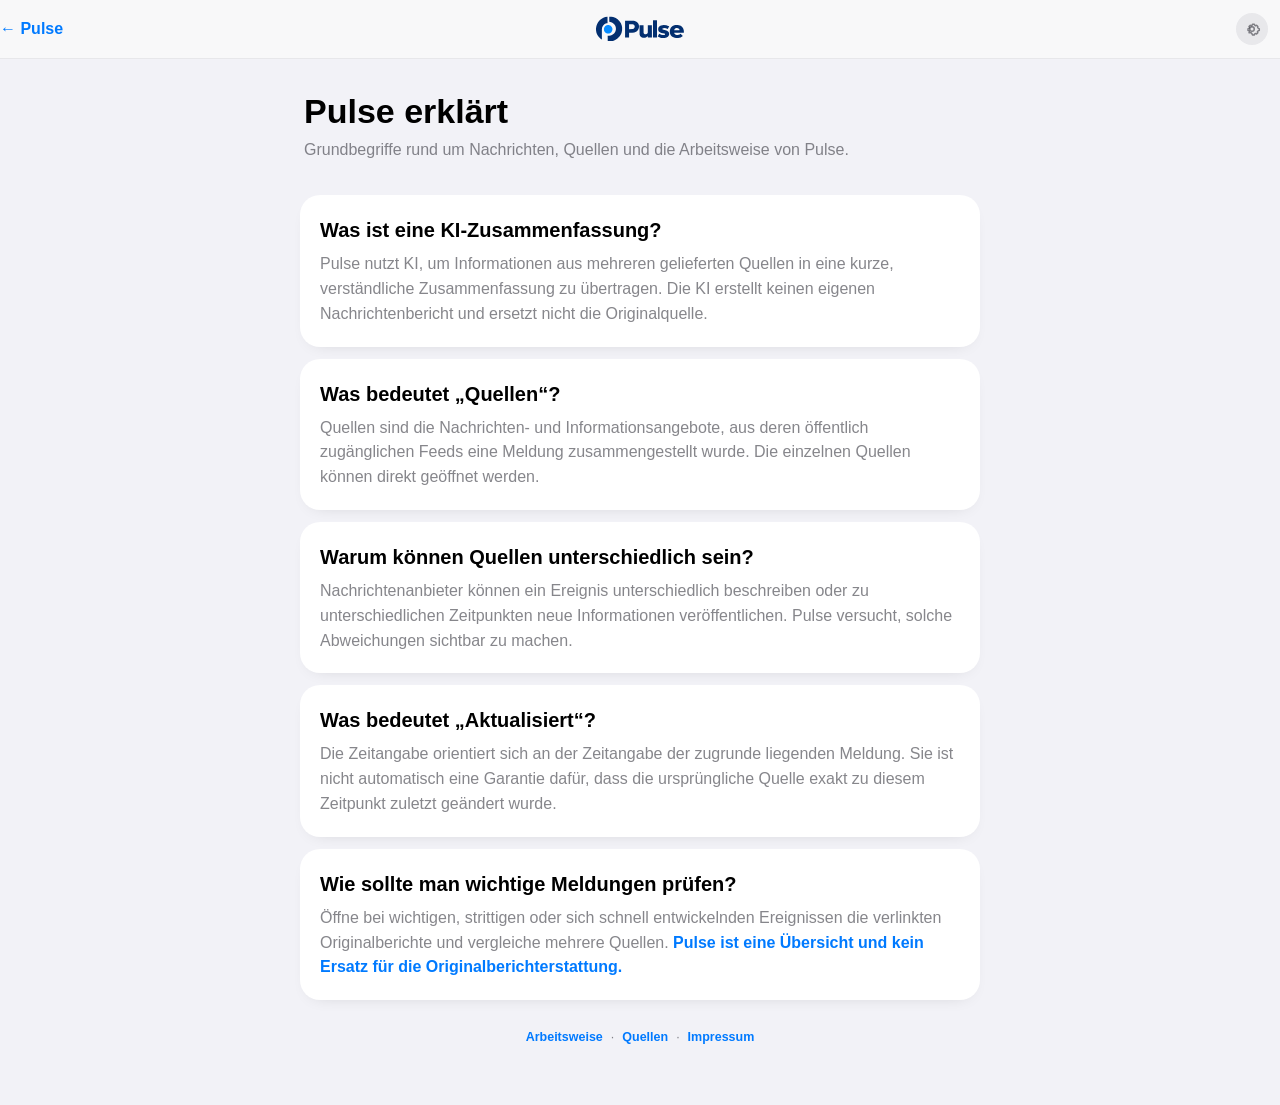
<file: erklaert.html>
<!doctype html><html lang="de"><head><meta charset="utf-8"><meta name="viewport" content="width=device-width,initial-scale=1"><meta name="color-scheme" content="light dark"><title>Pulse erklärt</title><style>
:root{--bg:#F2F2F7;--card:#fff;--label:#000;--label2:rgba(60,60,67,.62);--fill:rgba(118,118,128,.12);--tint:#007AFF;--bar:rgba(249,249,249,.82);--font:-apple-system,BlinkMacSystemFont,"SF Pro Text",Inter,"Segoe UI",Arial,sans-serif}html[data-theme=dark]{--bg:#000;--card:#1C1C1E;--label:#fff;--label2:rgba(235,235,245,.62);--fill:rgba(118,118,128,.24);--tint:#0A84FF;--bar:rgba(22,22,24,.82)}body{margin:0;background:var(--bg);color:var(--label);font:16px/1.55 var(--font)}.wrap{max-width:680px;margin:auto;padding:0 16px 45px}.nav{position:relative;left:auto;width:100vw;margin-left:calc(50% - 50vw);transform:none;height:58px;display:flex;align-items:center;justify-content:space-between;background:var(--bar);backdrop-filter:blur(18px);position:sticky;top:0;border-bottom:1px solid var(--fill)}.nav img{width:88px}.back{color:var(--tint);text-decoration:none;font-weight:600}.theme{border:0;border-radius:50%;background:var(--fill);color:var(--label);width:32px;height:32px}.head{padding:34px 4px 20px}.head h1{font-size:34px;line-height:1.1;margin:0 0 8px}.head p{margin:0;color:var(--label2)}.card{background:var(--card);border-radius:20px;padding:20px;margin:12px 0;box-shadow:0 6px 18px -12px #0003}.card h2{font-size:20px;margin:0 0 6px}.card p{margin:0;color:var(--label2)}.q{color:var(--tint);font-weight:800}.foot{text-align:center;color:var(--label2);font-size:12.5px;margin-top:28px}.foot a{color:var(--tint);text-decoration:none;font-weight:600}
</style><link rel="stylesheet" href="./assets/settings.css">
</head><body><div class="wrap"><header class="nav"><a class="back" href="./index.html">← Pulse</a><img src="assets/pulse-logo.svg" alt="Pulse"><button class="theme" id="settingsToggle" type="button" aria-label="Einstellungen"></button></header><main><section class="head"><h1>Pulse erklärt</h1><p>Grundbegriffe rund um Nachrichten, Quellen und die Arbeitsweise von Pulse.</p></section>
<section class="card"><h2>Was ist eine KI-Zusammenfassung?</h2><p>Pulse nutzt KI, um Informationen aus mehreren gelieferten Quellen in eine kurze, verständliche Zusammenfassung zu übertragen. Die KI erstellt keinen eigenen Nachrichtenbericht und ersetzt nicht die Originalquelle.</p></section>
<section class="card"><h2>Was bedeutet „Quellen“?</h2><p>Quellen sind die Nachrichten- und Informationsangebote, aus deren öffentlich zugänglichen Feeds eine Meldung zusammengestellt wurde. Die einzelnen Quellen können direkt geöffnet werden.</p></section>
<section class="card"><h2>Warum können Quellen unterschiedlich sein?</h2><p>Nachrichtenanbieter können ein Ereignis unterschiedlich beschreiben oder zu unterschiedlichen Zeitpunkten neue Informationen veröffentlichen. Pulse versucht, solche Abweichungen sichtbar zu machen.</p></section>
<section class="card"><h2>Was bedeutet „Aktualisiert“?</h2><p>Die Zeitangabe orientiert sich an der Zeitangabe der zugrunde liegenden Meldung. Sie ist nicht automatisch eine Garantie dafür, dass die ursprüngliche Quelle exakt zu diesem Zeitpunkt zuletzt geändert wurde.</p></section>
<section class="card"><h2>Wie sollte man wichtige Meldungen prüfen?</h2><p>Öffne bei wichtigen, strittigen oder sich schnell entwickelnden Ereignissen die verlinkten Originalberichte und vergleiche mehrere Quellen. <span class="q">Pulse ist eine Übersicht und kein Ersatz für die Originalberichterstattung.</span></p></section>
</main><p class="foot"><a href="./arbeitsweise.html">Arbeitsweise</a><span style="margin:0 8px">·</span><a href="./quellen.html">Quellen</a><span style="margin:0 8px">·</span><a href="./impressum.html">Impressum</a></p></div>
<script src="./assets/settings.js"></script>
</body></html>
</file>
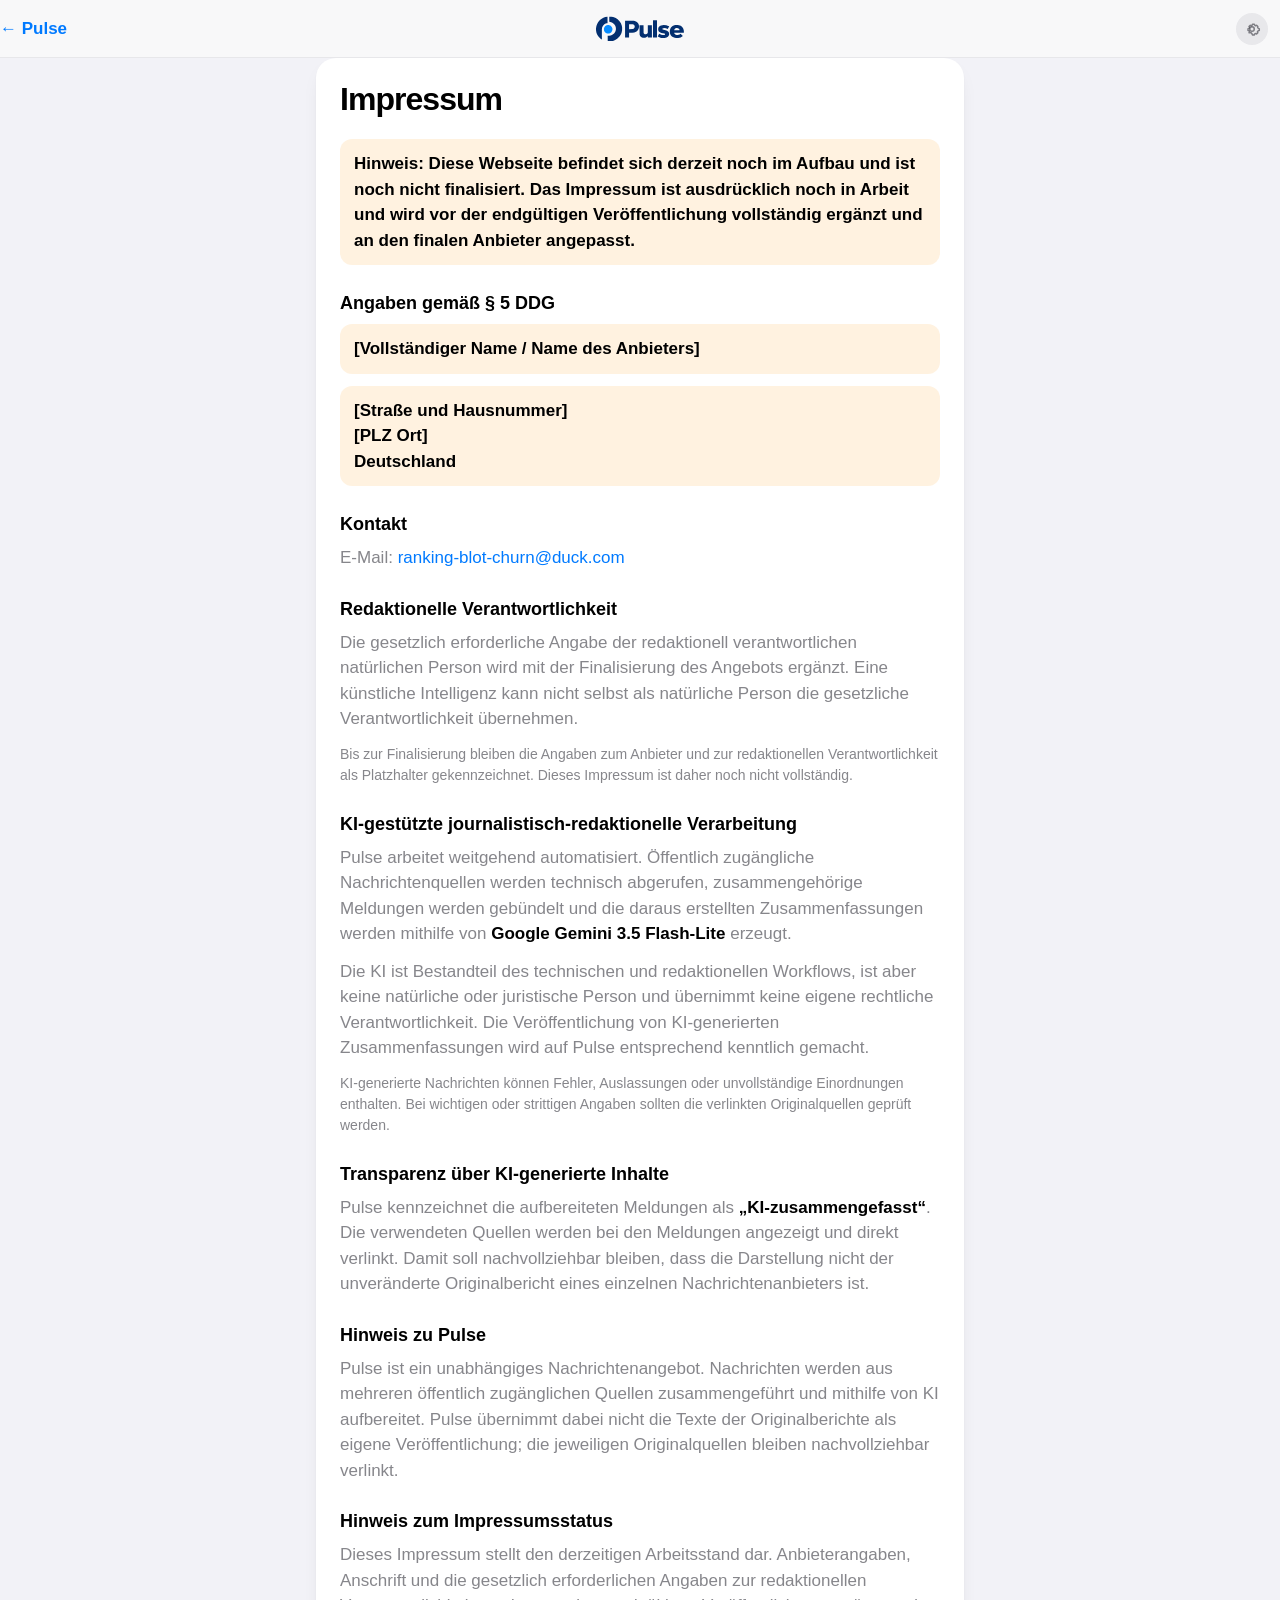
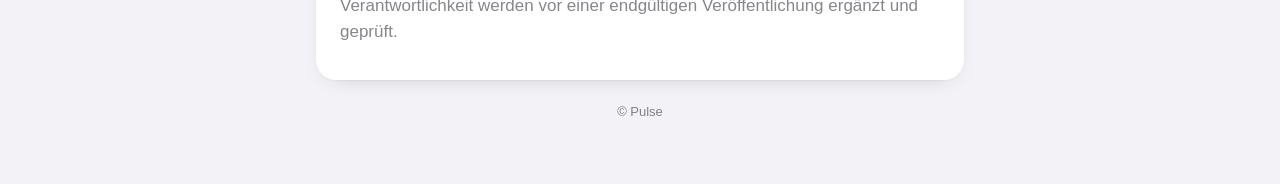
<file: impressum.html>
<!doctype html>
<html lang="de">
<head>
<meta charset="utf-8">
<meta name="viewport" content="width=device-width, initial-scale=1, viewport-fit=cover">
<meta name="color-scheme" content="light dark">
<title>Impressum · Pulse</title>
<link rel="icon" href="data:image/svg+xml,%3Csvg xmlns='http://www.w3.org/2000/svg' viewBox='0 0 64 64'%3E%3Crect width='64' height='64' rx='16' fill='%23007AFF'/%3E%3Cpath d='M14 35h9l5-15 8 27 5-17h9' fill='none' stroke='white' stroke-width='6' stroke-linecap='round' stroke-linejoin='round'/%3E%3C/svg%3E">
<style>
:root{--bg:#F2F2F7;--card:#fff;--label:#000;--label2:rgba(60,60,67,.62);--sep:rgba(60,60,67,.2);--tint:#007AFF;--fill:rgba(118,118,128,.12);--bar:rgba(249,249,249,.82);font-family:-apple-system,BlinkMacSystemFont,"SF Pro Text","SF Pro Display",Inter,"Segoe UI",Roboto,Arial,sans-serif;color-scheme:light}
html[data-theme="dark"]{--bg:#000;--card:#1C1C1E;--label:#fff;--label2:rgba(235,235,245,.62);--sep:rgba(84,84,88,.65);--tint:#0A84FF;--fill:rgba(118,118,128,.24);--bar:rgba(22,22,24,.82);color-scheme:dark}
@media(prefers-color-scheme:dark){:root:not([data-theme]){--bg:#000;--card:#1C1C1E;--label:#fff;--label2:rgba(235,235,245,.62);--sep:rgba(84,84,88,.65);--tint:#0A84FF;color-scheme:dark}}
*{box-sizing:border-box}body{margin:0;background:var(--bg);color:var(--label);font:17px/1.5 -apple-system,BlinkMacSystemFont,"SF Pro Text","SF Pro Display",Inter,"Segoe UI",Roboto,Arial,sans-serif;-webkit-font-smoothing:antialiased}.wrap{max-width:680px;margin:0 auto;padding:0 16px 50px}.nav{position:relative;left:auto;width:100vw;margin-left:calc(50% - 50vw);transform:none;height:58px;display:flex;align-items:center;justify-content:space-between;background:var(--bar);backdrop-filter:blur(18px);position:sticky;top:0;z-index:2;border-bottom:1px solid var(--fill)}.nav img{width:88px}.back{color:var(--tint);text-decoration:none;font-weight:600}.theme{border:0;border-radius:50%;background:var(--fill);color:var(--label);width:32px;height:32px}.card{background:var(--card);border-radius:20px;padding:24px;box-shadow:0 1px 2px rgba(0,0,0,.04),0 8px 24px -14px rgba(0,0,0,.22)}h1{margin:0 0 22px;font-size:32px;line-height:1.1;letter-spacing:-.03em}h2{margin:25px 0 7px;font-size:18px}p{margin:0 0 12px;color:var(--label2)}strong{color:var(--label)}.placeholder{padding:12px 14px;border-radius:12px;background:rgba(255,149,0,.12);color:var(--label);font-weight:600}.note{font-size:14px}.foot{margin-top:22px;text-align:center;color:var(--label2);font-size:13px}
</style>
<link rel="stylesheet" href="./assets/settings.css">
</head>
<body>
<main class="wrap">
<header class="nav">
<a class="back" href="./index.html" aria-label="Zurück zu Pulse">← Pulse</a>
<img src="assets/pulse-logo.svg" alt="Pulse">
<button class="theme" id="settingsToggle" type="button" aria-label="Einstellungen"></button>
</header>
<article class="card">
<h1>Impressum</h1>
<div class="placeholder" style="margin-bottom:18px">Hinweis: Diese Webseite befindet sich derzeit noch im Aufbau und ist noch nicht finalisiert. Das Impressum ist ausdrücklich noch in Arbeit und wird vor der endgültigen Veröffentlichung vollständig ergänzt und an den finalen Anbieter angepasst.</div>

<h2>Angaben gemäß § 5 DDG</h2>
<p class="placeholder">[Vollständiger Name / Name des Anbieters]</p>
<p class="placeholder">[Straße und Hausnummer]<br>[PLZ Ort]<br>Deutschland</p>

<h2>Kontakt</h2>
<p>E-Mail: <a href="mailto:ranking-blot-churn@duck.com" style="color:var(--tint);text-decoration:none">ranking-blot-churn@duck.com</a></p>

<h2>Redaktionelle Verantwortlichkeit</h2>
<p>Die gesetzlich erforderliche Angabe der redaktionell verantwortlichen natürlichen Person wird mit der Finalisierung des Angebots ergänzt. Eine künstliche Intelligenz kann nicht selbst als natürliche Person die gesetzliche Verantwortlichkeit übernehmen.</p>
<p class="note">Bis zur Finalisierung bleiben die Angaben zum Anbieter und zur redaktionellen Verantwortlichkeit als Platzhalter gekennzeichnet. Dieses Impressum ist daher noch nicht vollständig.</p>

<h2>KI-gestützte journalistisch-redaktionelle Verarbeitung</h2>
<p>Pulse arbeitet weitgehend automatisiert. Öffentlich zugängliche Nachrichtenquellen werden technisch abgerufen, zusammengehörige Meldungen werden gebündelt und die daraus erstellten Zusammenfassungen werden mithilfe von <strong>Google Gemini 3.5 Flash-Lite</strong> erzeugt.</p>
<p>Die KI ist Bestandteil des technischen und redaktionellen Workflows, ist aber keine natürliche oder juristische Person und übernimmt keine eigene rechtliche Verantwortlichkeit. Die Veröffentlichung von KI-generierten Zusammenfassungen wird auf Pulse entsprechend kenntlich gemacht.</p>
<p class="note">KI-generierte Nachrichten können Fehler, Auslassungen oder unvollständige Einordnungen enthalten. Bei wichtigen oder strittigen Angaben sollten die verlinkten Originalquellen geprüft werden.</p>

<h2>Transparenz über KI-generierte Inhalte</h2>
<p>Pulse kennzeichnet die aufbereiteten Meldungen als <strong>„KI-zusammengefasst“</strong>. Die verwendeten Quellen werden bei den Meldungen angezeigt und direkt verlinkt. Damit soll nachvollziehbar bleiben, dass die Darstellung nicht der unveränderte Originalbericht eines einzelnen Nachrichtenanbieters ist.</p>

<h2>Hinweis zu Pulse</h2>
<p>Pulse ist ein unabhängiges Nachrichtenangebot. Nachrichten werden aus mehreren öffentlich zugänglichen Quellen zusammengeführt und mithilfe von KI aufbereitet. Pulse übernimmt dabei nicht die Texte der Originalberichte als eigene Veröffentlichung; die jeweiligen Originalquellen bleiben nachvollziehbar verlinkt.</p>

<h2>Hinweis zum Impressumsstatus</h2>
<p>Dieses Impressum stellt den derzeitigen Arbeitsstand dar. Anbieterangaben, Anschrift und die gesetzlich erforderlichen Angaben zur redaktionellen Verantwortlichkeit werden vor einer endgültigen Veröffentlichung ergänzt und geprüft.</p>


</article>
<p class="foot">© Pulse</p>
</main>

<script src="./assets/settings.js"></script>
</body>
</html>
</file>
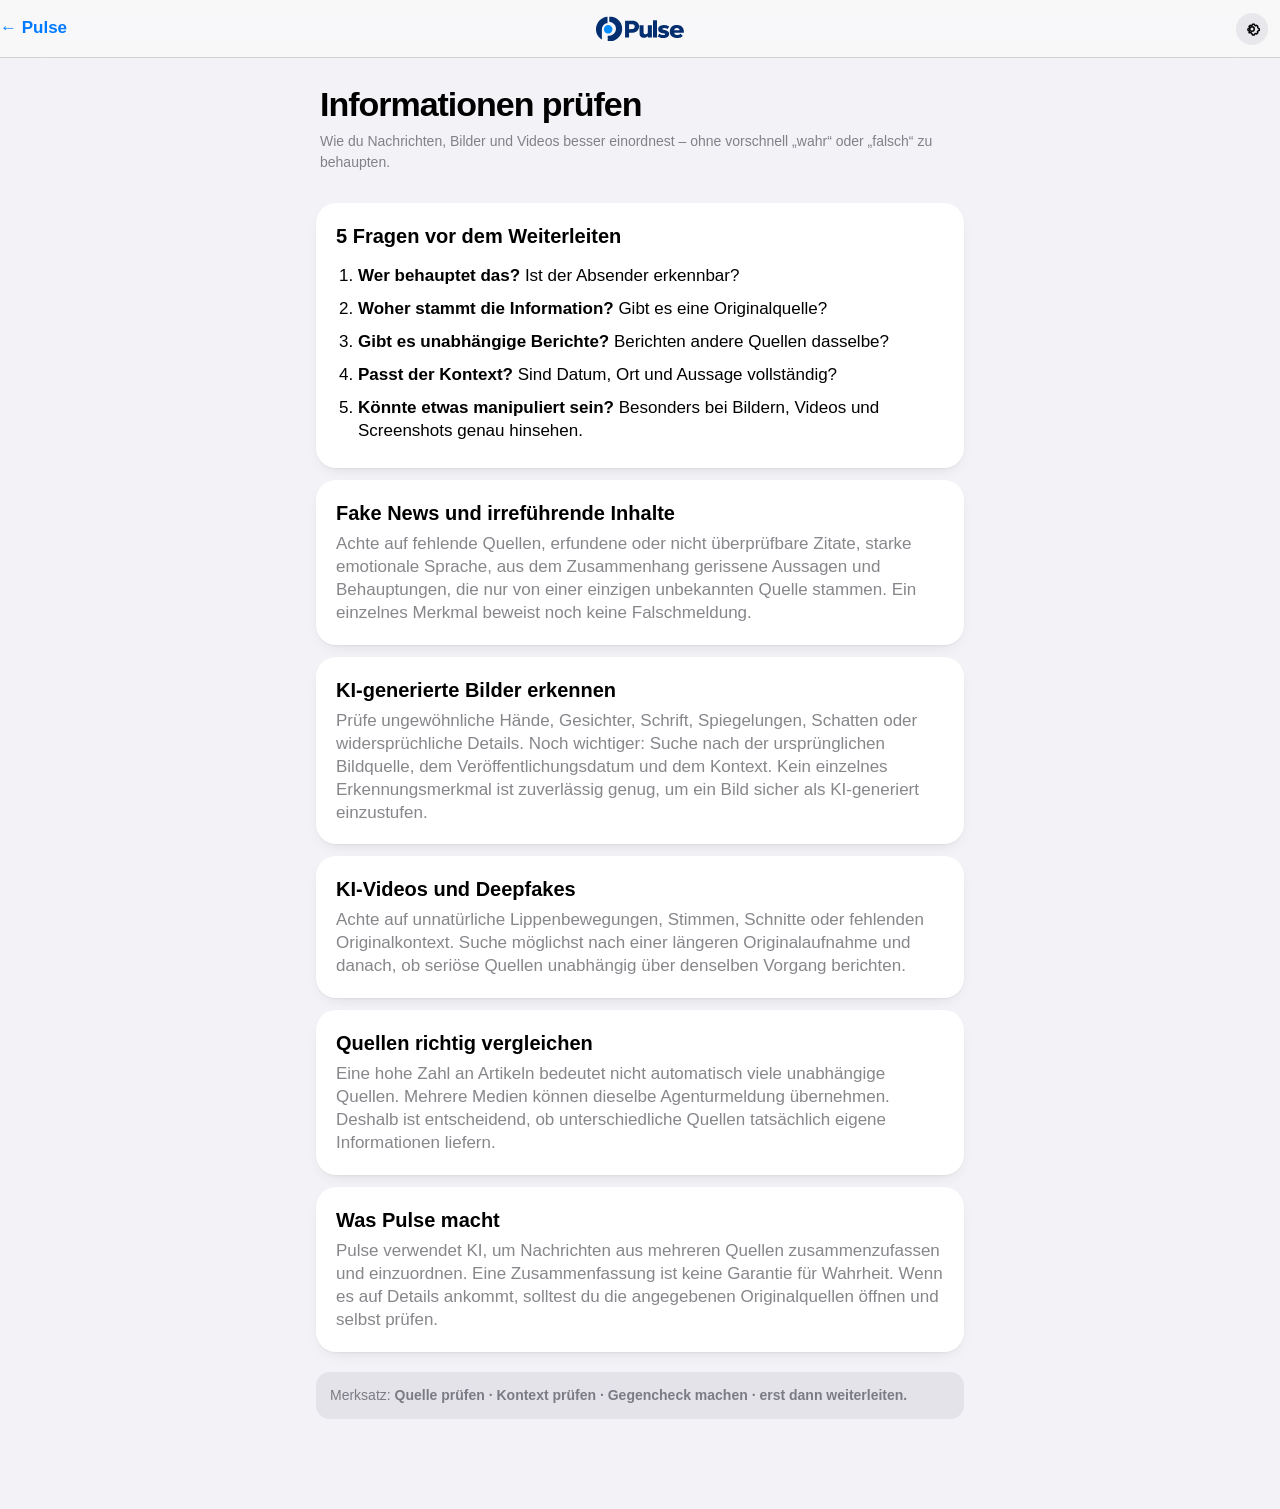
<file: medienkompetenz.html>
<!doctype html>
<html lang="de">
<head>
<meta charset="utf-8">
<meta name="viewport" content="width=device-width,initial-scale=1">
<meta name="color-scheme" content="light dark">
<title>Informationen prüfen · Pulse</title>
<style>
:root{--bg:#F2F2F7;--card:#FFF;--label:#000;--muted:rgba(60,60,67,.62);--label3:rgba(60,60,67,.3);--sep:rgba(60,60,67,.2);--fill:rgba(118,118,128,.12);--bar:rgba(249,249,249,.82);--tint:#007AFF;--shadow:0 1px 2px rgba(0,0,0,.04),0 6px 18px -10px rgba(0,0,0,.18);--font:-apple-system,BlinkMacSystemFont,"SF Pro Text","SF Pro Display","Segoe UI",Roboto,Arial,sans-serif}
html[data-theme=dark]{color-scheme:dark;--bg:#000;--card:#1C1C1E;--label:#FFF;--muted:rgba(235,235,245,.62);--label3:rgba(235,235,245,.3);--sep:rgba(84,84,88,.65);--fill:rgba(118,118,128,.24);--bar:rgba(22,22,24,.82);--tint:#0A84FF;--shadow:0 0 0 .5px rgba(255,255,255,.04)}
@media(prefers-color-scheme:dark){:root:not([data-theme]){--bg:#000;--card:#1C1C1E;--label:#FFF;--muted:rgba(235,235,245,.62);--label3:rgba(235,235,245,.3);--sep:rgba(84,84,88,.65);--fill:rgba(118,118,128,.24);--bar:rgba(22,22,24,.82);--tint:#0A84FF;--shadow:0 0 0 .5px rgba(255,255,255,.04)}}
*{box-sizing:border-box}body{margin:0;background:var(--bg);color:var(--label);font:17px/1.35 var(--font);-webkit-font-smoothing:antialiased}.wrap{max-width:680px;margin:auto;padding:0 16px 90px}.nav{position:relative;left:auto;width:100vw;margin-left:calc(50% - 50vw);transform:none;height:58px;display:flex;align-items:center;justify-content:space-between;background:var(--bar);backdrop-filter:saturate(180%) blur(20px);position:sticky;top:0;z-index:5;border-bottom:.5px solid var(--sep)}.nav img{width:88px}.back{color:var(--tint);text-decoration:none;font-weight:650}.theme{border:0;border-radius:50%;background:var(--fill);color:inherit;width:32px;height:32px}.head{padding:28px 4px 18px}.head h1{font-size:34px;line-height:1.1;letter-spacing:-.03em;margin:0 0 8px;font-weight:800}.head p{color:var(--muted);margin:0;font-size:14px;line-height:1.5}.card{background:var(--card);border-radius:20px;padding:20px;margin:12px 0;box-shadow:var(--shadow)}.card h2{font-size:20px;margin:0 0 6px}.card p{margin:0;color:var(--muted)}ol{margin:10px 0 0;padding-left:22px}li{padding:5px 0}.note{margin-top:20px;padding:14px;border-radius:14px;background:var(--fill);font-size:14px;color:var(--muted)}
</style>
<link rel="stylesheet" href="./assets/settings.css">
</head>
<body>
<main class="wrap"><header class="nav"><a class="back" href="./">← Pulse</a><img src="assets/pulse-logo.svg" alt="Pulse"><button class="theme" id="settingsToggle" type="button" aria-label="Einstellungen"></button></header>
<section class="head"><h1>Informationen prüfen</h1><p>Wie du Nachrichten, Bilder und Videos besser einordnest – ohne vorschnell „wahr“ oder „falsch“ zu behaupten.</p></section>
<section class="card"><h2>5 Fragen vor dem Weiterleiten</h2><ol><li><strong>Wer behauptet das?</strong> Ist der Absender erkennbar?</li><li><strong>Woher stammt die Information?</strong> Gibt es eine Originalquelle?</li><li><strong>Gibt es unabhängige Berichte?</strong> Berichten andere Quellen dasselbe?</li><li><strong>Passt der Kontext?</strong> Sind Datum, Ort und Aussage vollständig?</li><li><strong>Könnte etwas manipuliert sein?</strong> Besonders bei Bildern, Videos und Screenshots genau hinsehen.</li></ol></section>
<section class="card"><h2>Fake News und irreführende Inhalte</h2><p>Achte auf fehlende Quellen, erfundene oder nicht überprüfbare Zitate, starke emotionale Sprache, aus dem Zusammenhang gerissene Aussagen und Behauptungen, die nur von einer einzigen unbekannten Quelle stammen. Ein einzelnes Merkmal beweist noch keine Falschmeldung.</p></section>
<section class="card"><h2>KI-generierte Bilder erkennen</h2><p>Prüfe ungewöhnliche Hände, Gesichter, Schrift, Spiegelungen, Schatten oder widersprüchliche Details. Noch wichtiger: Suche nach der ursprünglichen Bildquelle, dem Veröffentlichungsdatum und dem Kontext. Kein einzelnes Erkennungsmerkmal ist zuverlässig genug, um ein Bild sicher als KI-generiert einzustufen.</p></section>
<section class="card"><h2>KI-Videos und Deepfakes</h2><p>Achte auf unnatürliche Lippenbewegungen, Stimmen, Schnitte oder fehlenden Originalkontext. Suche möglichst nach einer längeren Originalaufnahme und danach, ob seriöse Quellen unabhängig über denselben Vorgang berichten.</p></section>
<section class="card"><h2>Quellen richtig vergleichen</h2><p>Eine hohe Zahl an Artikeln bedeutet nicht automatisch viele unabhängige Quellen. Mehrere Medien können dieselbe Agenturmeldung übernehmen. Deshalb ist entscheidend, ob unterschiedliche Quellen tatsächlich eigene Informationen liefern.</p></section>
<section class="card"><h2>Was Pulse macht</h2><p>Pulse verwendet KI, um Nachrichten aus mehreren Quellen zusammenzufassen und einzuordnen. Eine Zusammenfassung ist keine Garantie für Wahrheit. Wenn es auf Details ankommt, solltest du die angegebenen Originalquellen öffnen und selbst prüfen.</p></section>
<div class="note">Merksatz: <strong>Quelle prüfen · Kontext prüfen · Gegencheck machen · erst dann weiterleiten.</strong></div>
</main>
<script src="./assets/settings.js"></script>
</body>
</html>
</file>
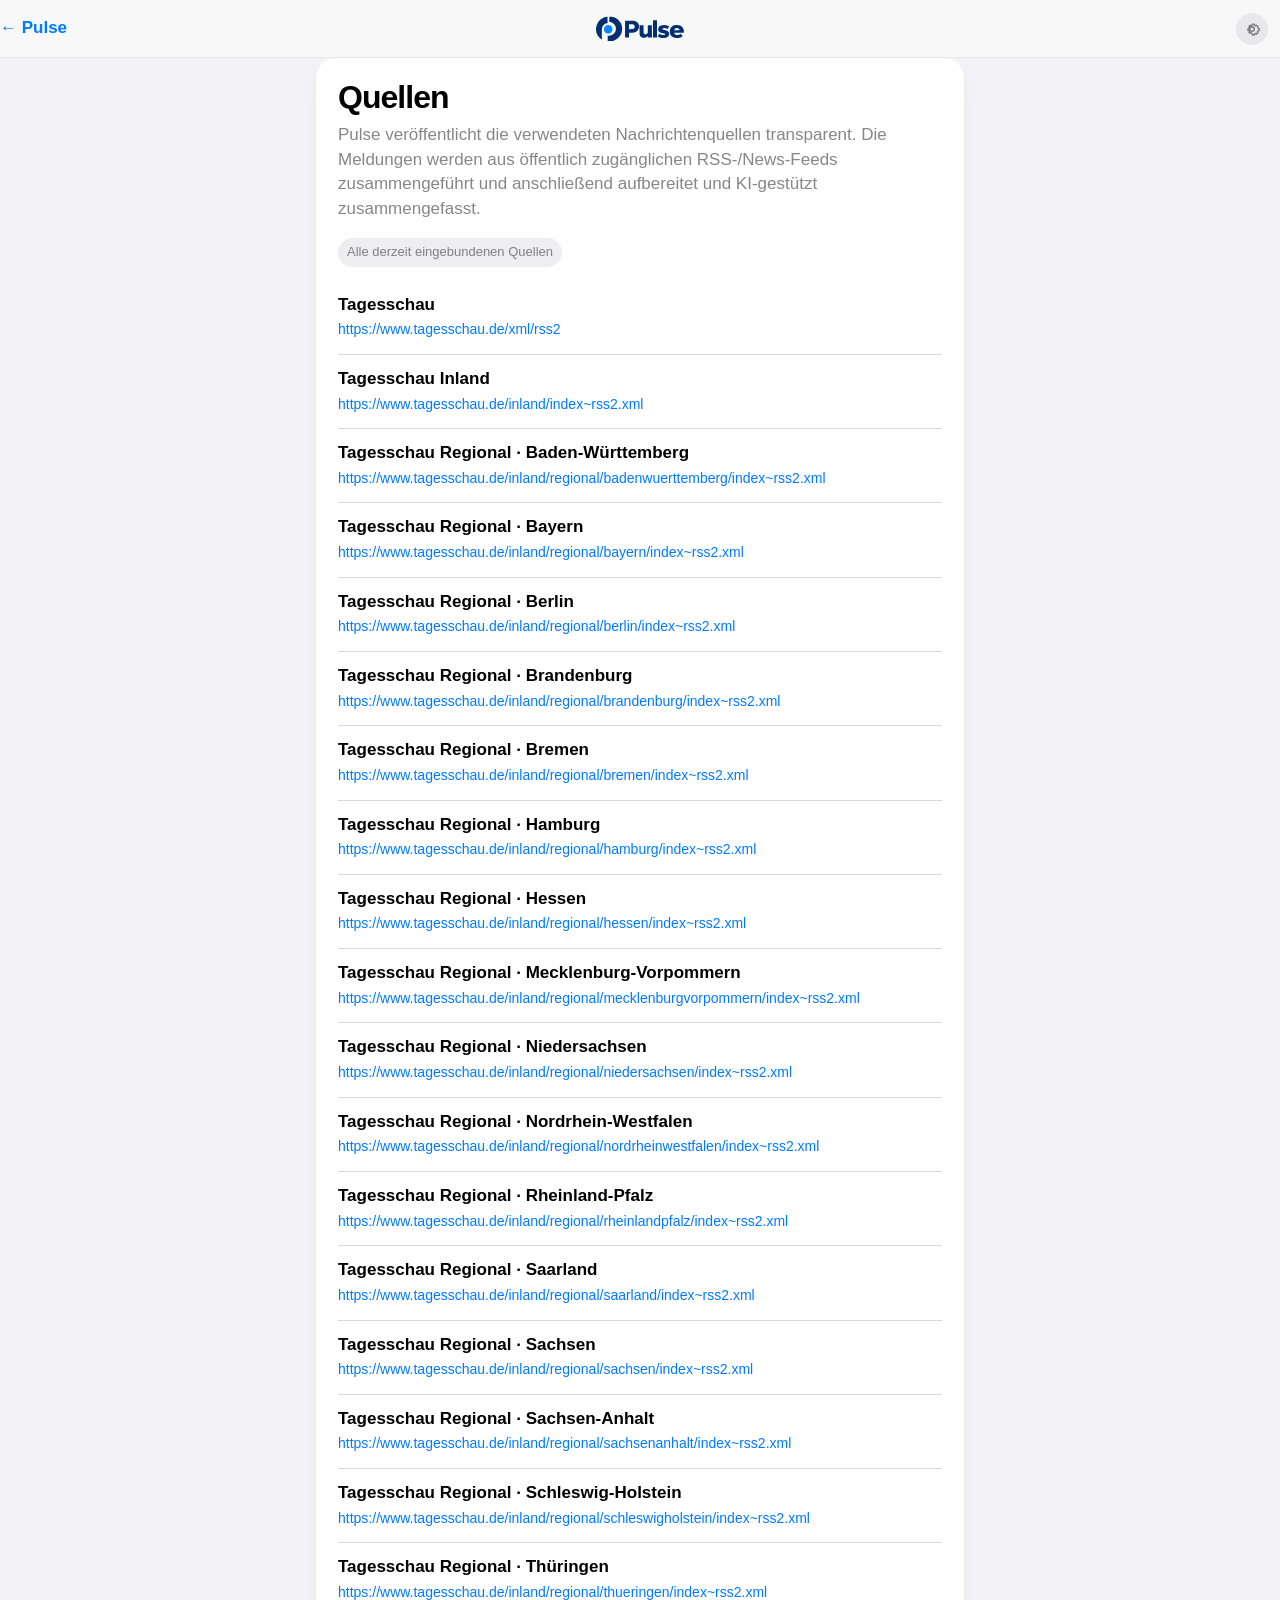
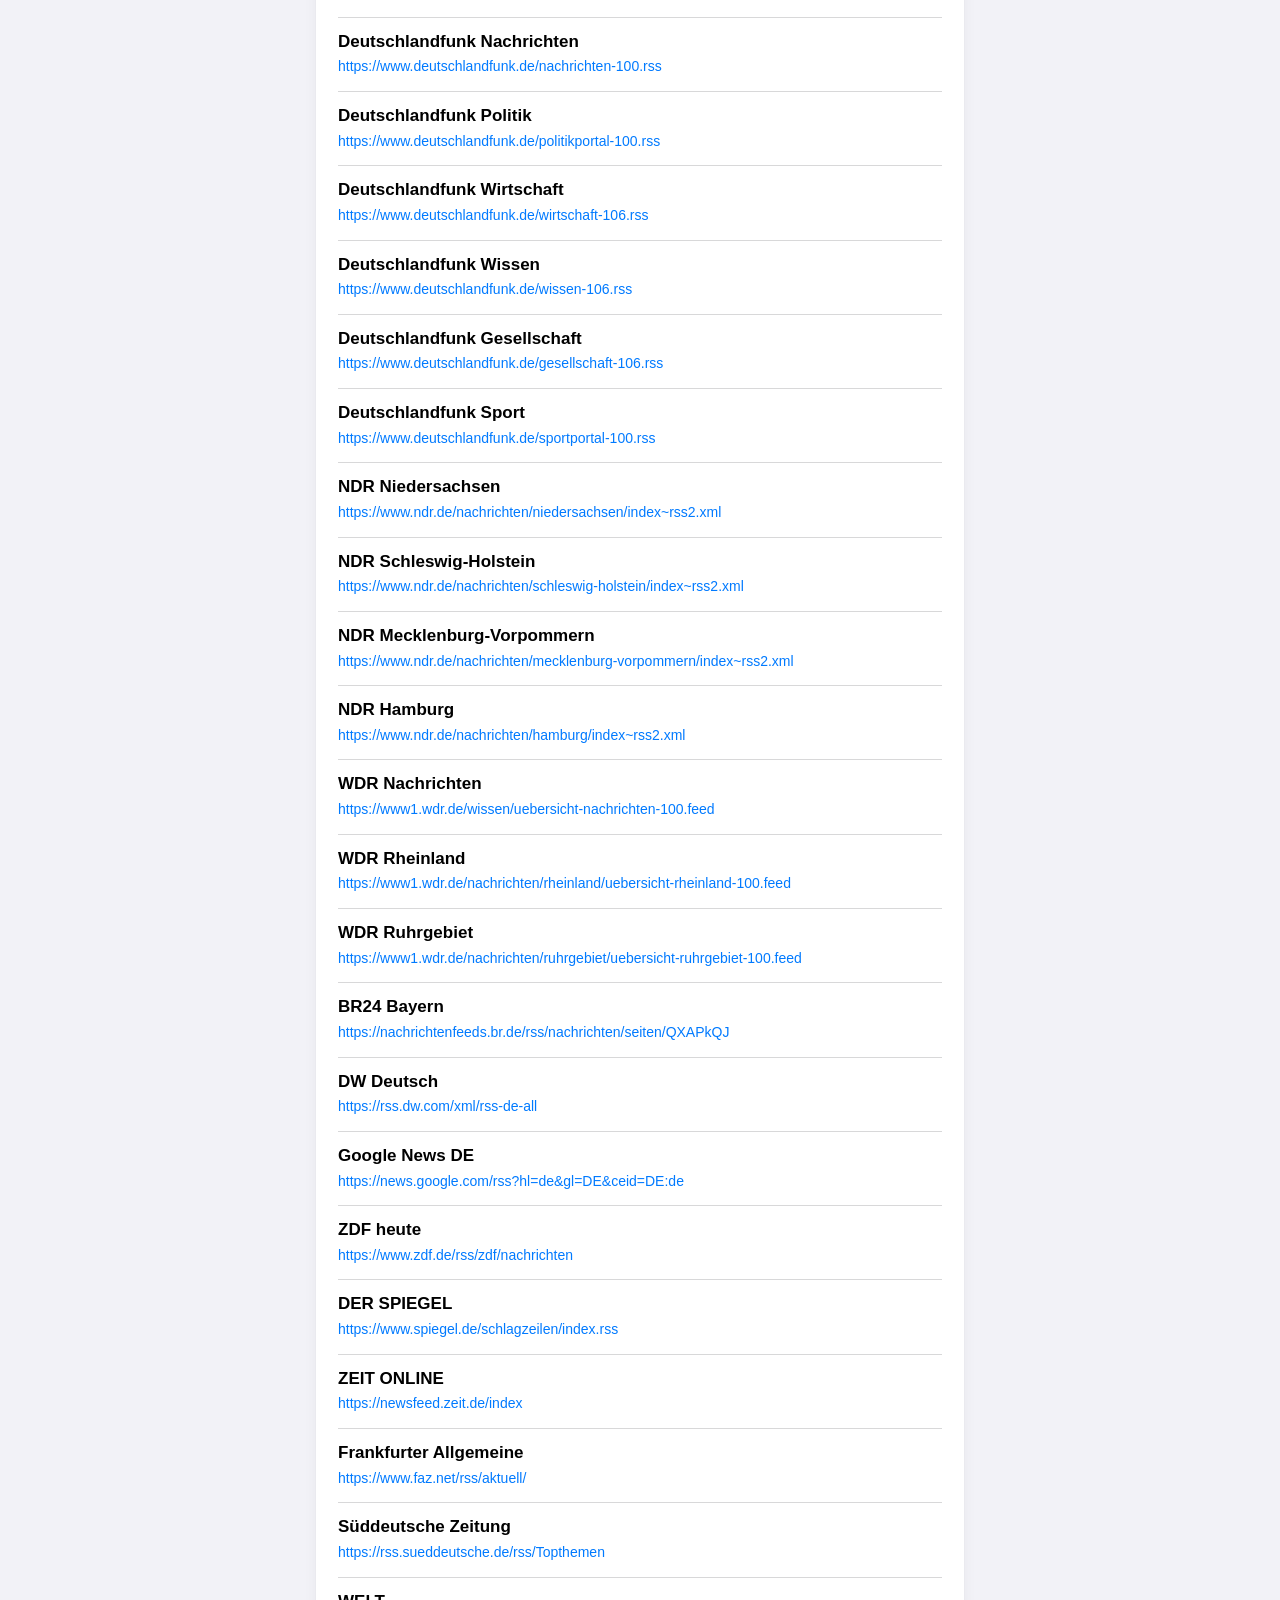
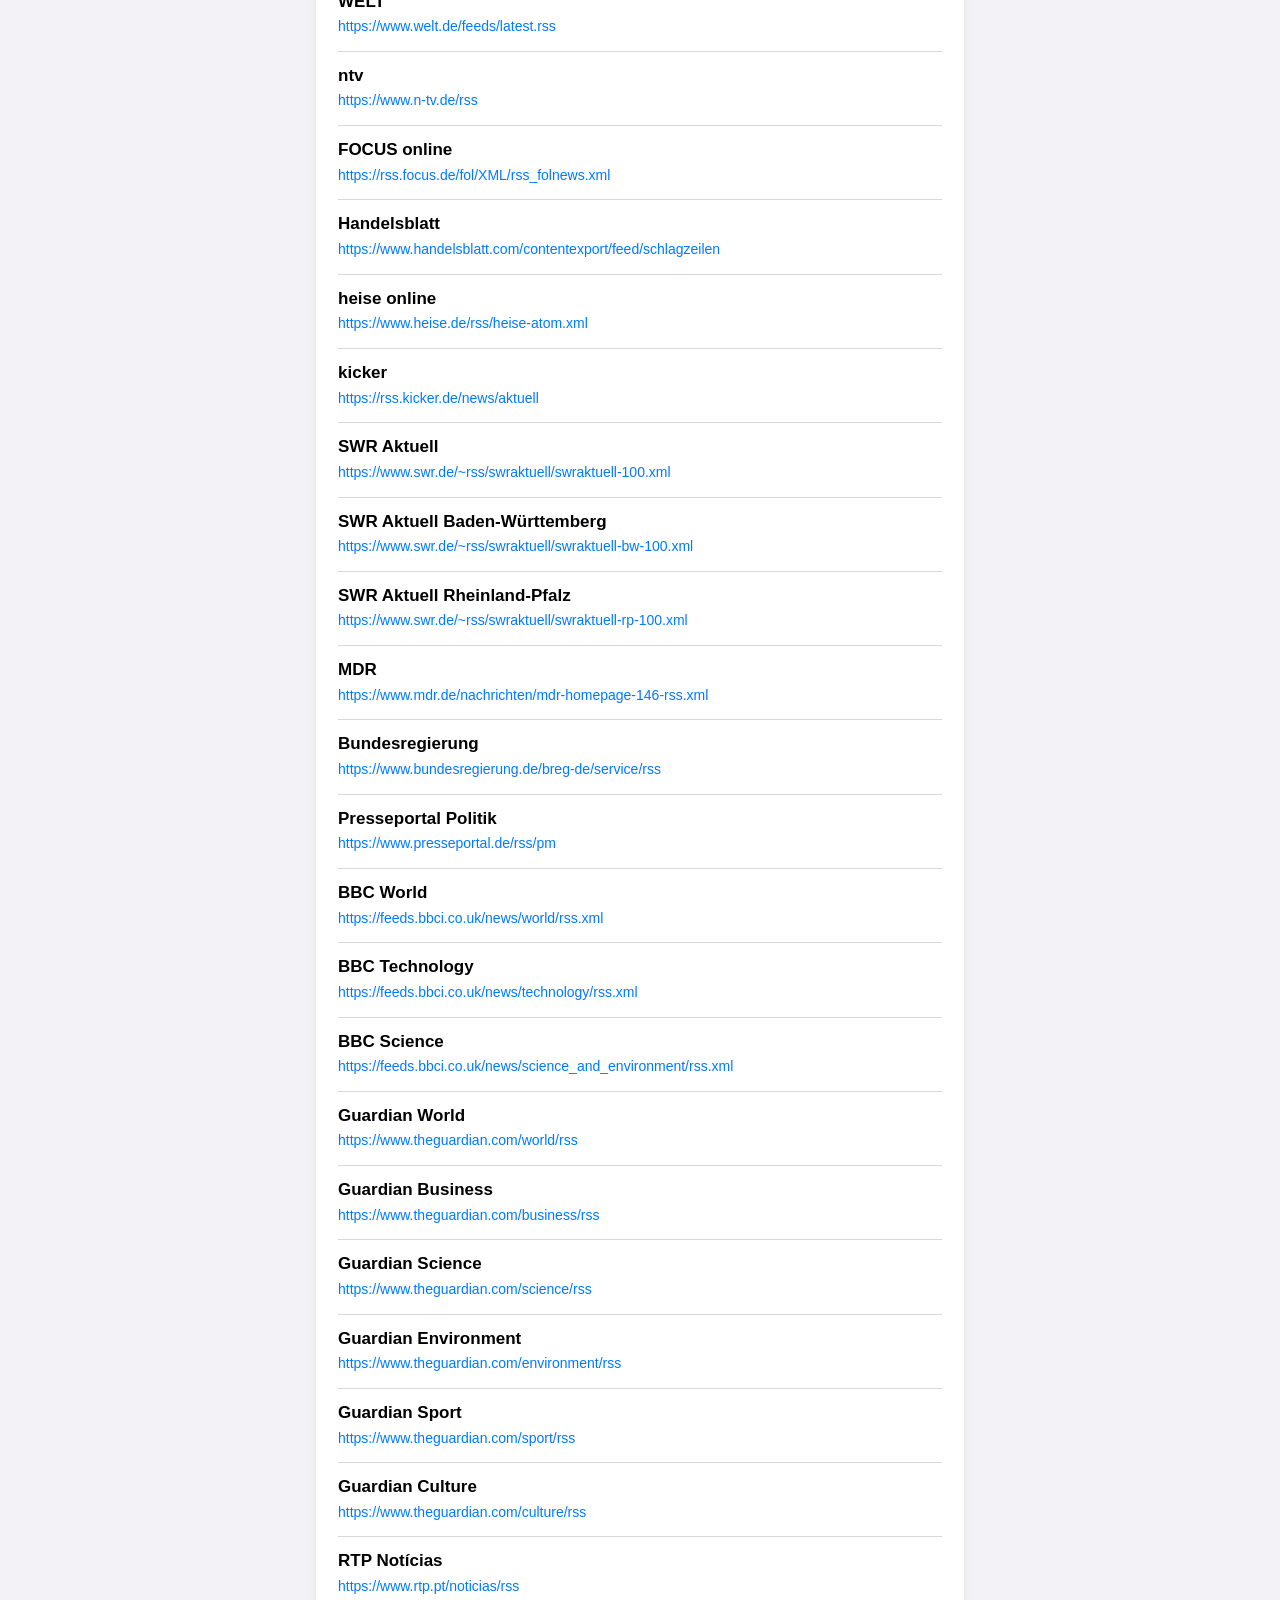
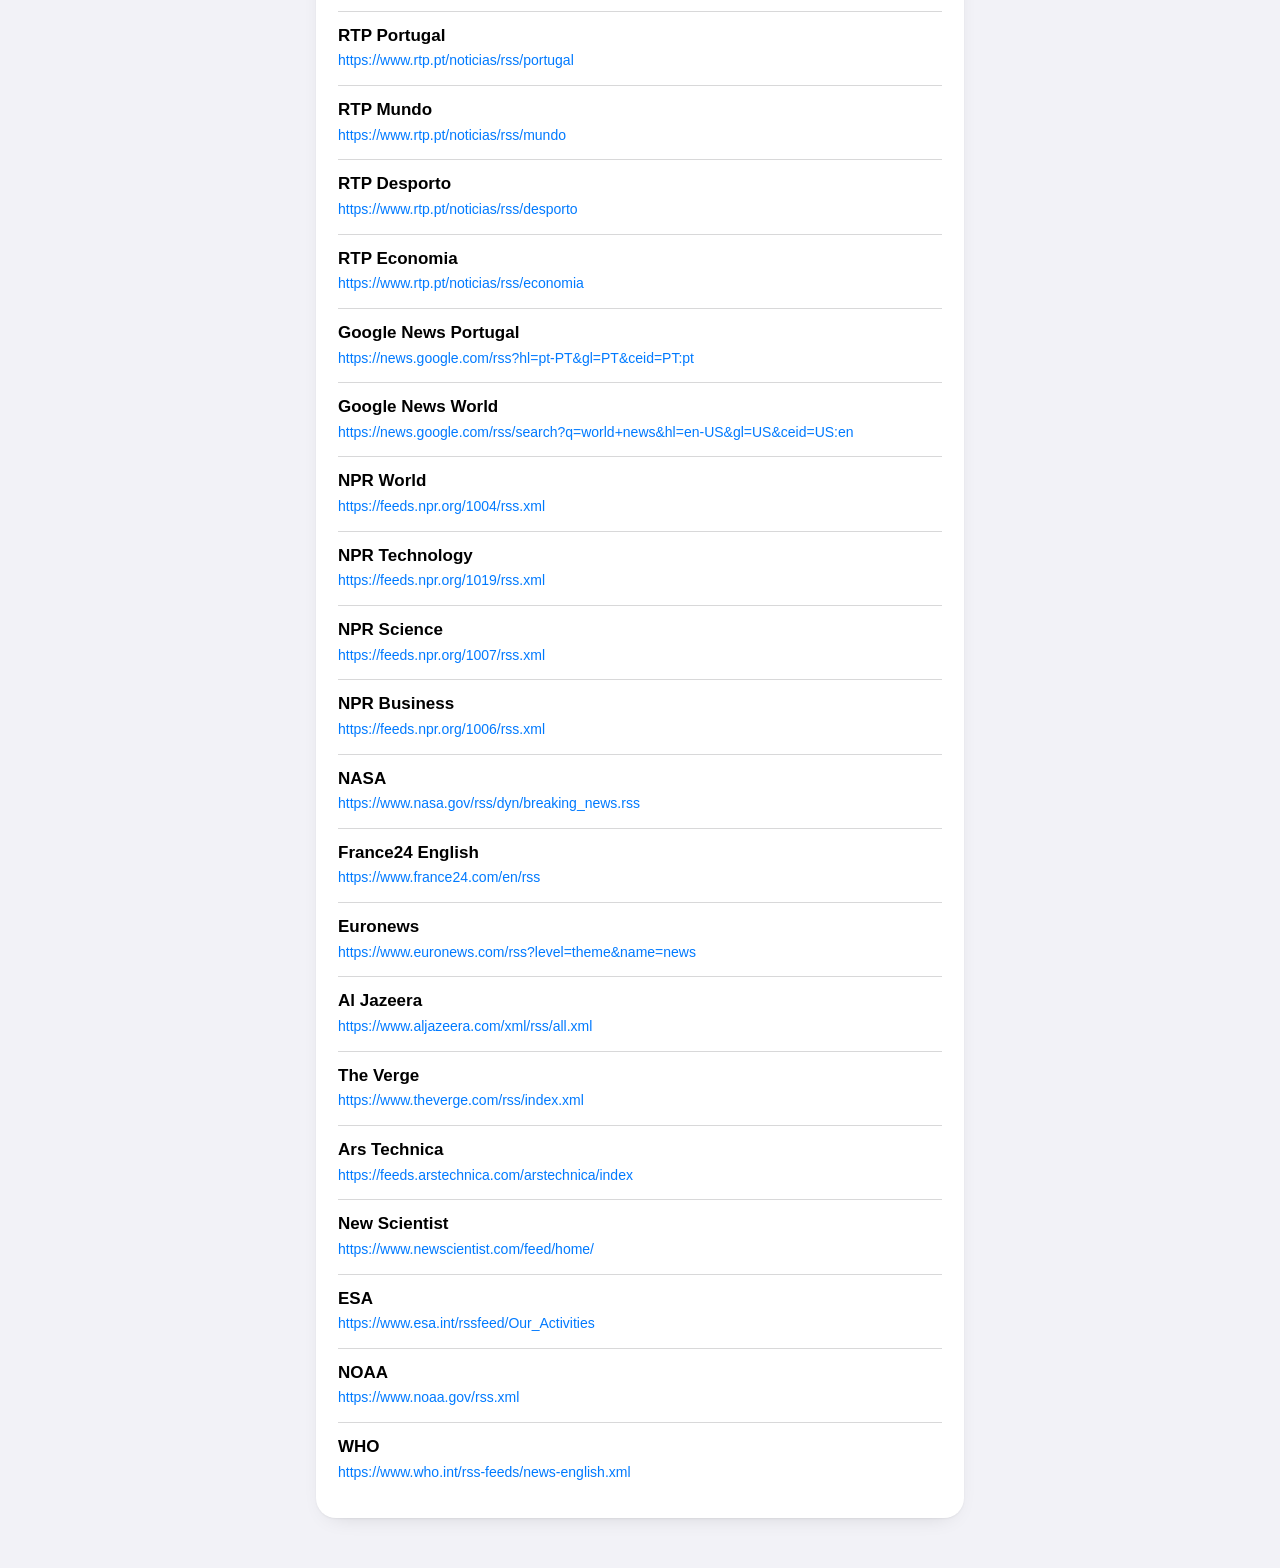
<file: quellen.html>
<!doctype html>
<html lang="de">
<head>
<meta charset="utf-8">
<meta name="viewport" content="width=device-width,initial-scale=1,viewport-fit=cover">
<meta name="color-scheme" content="light dark">
<title>Quellen · Pulse</title>
<style>
:root{--bg:#F2F2F7;--card:#fff;--label:#000;--label2:rgba(60,60,67,.62);--sep:rgba(60,60,67,.2);--fill:rgba(118,118,128,.12);--tint:#007AFF;--bar:rgba(249,249,249,.82);font-family:-apple-system,BlinkMacSystemFont,"SF Pro Text","SF Pro Display",Inter,"Segoe UI",Arial,sans-serif;color-scheme:light}
html[data-theme=dark]{--bg:#000;--card:#1C1C1E;--label:#fff;--label2:rgba(235,235,245,.62);--sep:rgba(84,84,88,.65);--fill:rgba(118,118,128,.24);--tint:#0A84FF;--bar:rgba(22,22,24,.82);color-scheme:dark}
@media(prefers-color-scheme:dark){:root:not([data-theme]){--bg:#000;--card:#1C1C1E;--label:#fff;--label2:rgba(235,235,245,.62);--sep:rgba(84,84,88,.65);--fill:rgba(118,118,128,.24);--tint:#0A84FF;color-scheme:dark}}
*{box-sizing:border-box}body{margin:0;background:var(--bg);color:var(--label);font-size:17px;line-height:1.45;-webkit-font-smoothing:antialiased}.wrap{max-width:680px;margin:auto;padding:0 16px 50px}.nav{position:relative;left:auto;width:100vw;margin-left:calc(50% - 50vw);transform:none;height:58px;display:flex;align-items:center;justify-content:space-between;background:var(--bar);backdrop-filter:blur(18px);position:sticky;top:0;z-index:2;border-bottom:1px solid var(--fill)}.nav img{width:88px}.back{color:var(--tint);text-decoration:none;font-weight:600}.theme{border:0;border-radius:50%;background:var(--fill);color:var(--label);width:32px;height:32px}.card{background:var(--card);border-radius:20px;padding:22px;box-shadow:0 1px 2px rgba(0,0,0,.05),0 8px 24px -14px rgba(0,0,0,.2)}h1{font-size:32px;line-height:1.1;letter-spacing:-.03em;margin:0 0 8px}h2{font-size:19px;margin:26px 0 8px}p{color:var(--label2);margin:0 0 12px}.source{padding:12px 0;border-top:1px solid var(--sep)}.source:first-of-type{border-top:0}.source strong{display:block}.source a{color:var(--tint);font-size:14px;text-decoration:none;word-break:break-all}.count{display:inline-block;margin:4px 0 14px;padding:5px 9px;border-radius:999px;background:var(--fill);font-size:13px;color:var(--label2)}
</style>
<link rel="stylesheet" href="./assets/settings.css">
</head>
<body><main class="wrap">
<header class="nav">
<a class="back" href="./index.html" aria-label="Zurück zu Pulse">← Pulse</a>
<img src="assets/pulse-logo.svg" alt="Pulse">
<button class="theme" id="settingsToggle" type="button" aria-label="Einstellungen"></button>
</header>
<article class="card">
<h1>Quellen</h1>
<p>Pulse veröffentlicht die verwendeten Nachrichtenquellen transparent. Die Meldungen werden aus öffentlich zugänglichen RSS-/News-Feeds zusammengeführt und anschließend aufbereitet und KI-gestützt zusammengefasst.</p>
<div class="count">Alle derzeit eingebundenen Quellen</div>
<div id="sources"></div>
</article>
</main>
<script>
const sources=[
["Tagesschau","https://www.tagesschau.de/xml/rss2"],["Tagesschau Inland","https://www.tagesschau.de/inland/index~rss2.xml"],
["Tagesschau Regional · Baden-Württemberg","https://www.tagesschau.de/inland/regional/badenwuerttemberg/index~rss2.xml"],["Tagesschau Regional · Bayern","https://www.tagesschau.de/inland/regional/bayern/index~rss2.xml"],["Tagesschau Regional · Berlin","https://www.tagesschau.de/inland/regional/berlin/index~rss2.xml"],["Tagesschau Regional · Brandenburg","https://www.tagesschau.de/inland/regional/brandenburg/index~rss2.xml"],["Tagesschau Regional · Bremen","https://www.tagesschau.de/inland/regional/bremen/index~rss2.xml"],["Tagesschau Regional · Hamburg","https://www.tagesschau.de/inland/regional/hamburg/index~rss2.xml"],["Tagesschau Regional · Hessen","https://www.tagesschau.de/inland/regional/hessen/index~rss2.xml"],["Tagesschau Regional · Mecklenburg-Vorpommern","https://www.tagesschau.de/inland/regional/mecklenburgvorpommern/index~rss2.xml"],["Tagesschau Regional · Niedersachsen","https://www.tagesschau.de/inland/regional/niedersachsen/index~rss2.xml"],["Tagesschau Regional · Nordrhein-Westfalen","https://www.tagesschau.de/inland/regional/nordrheinwestfalen/index~rss2.xml"],["Tagesschau Regional · Rheinland-Pfalz","https://www.tagesschau.de/inland/regional/rheinlandpfalz/index~rss2.xml"],["Tagesschau Regional · Saarland","https://www.tagesschau.de/inland/regional/saarland/index~rss2.xml"],["Tagesschau Regional · Sachsen","https://www.tagesschau.de/inland/regional/sachsen/index~rss2.xml"],["Tagesschau Regional · Sachsen-Anhalt","https://www.tagesschau.de/inland/regional/sachsenanhalt/index~rss2.xml"],["Tagesschau Regional · Schleswig-Holstein","https://www.tagesschau.de/inland/regional/schleswigholstein/index~rss2.xml"],["Tagesschau Regional · Thüringen","https://www.tagesschau.de/inland/regional/thueringen/index~rss2.xml"],
["Deutschlandfunk Nachrichten","https://www.deutschlandfunk.de/nachrichten-100.rss"],["Deutschlandfunk Politik","https://www.deutschlandfunk.de/politikportal-100.rss"],["Deutschlandfunk Wirtschaft","https://www.deutschlandfunk.de/wirtschaft-106.rss"],["Deutschlandfunk Wissen","https://www.deutschlandfunk.de/wissen-106.rss"],["Deutschlandfunk Gesellschaft","https://www.deutschlandfunk.de/gesellschaft-106.rss"],["Deutschlandfunk Sport","https://www.deutschlandfunk.de/sportportal-100.rss"],
["NDR Niedersachsen","https://www.ndr.de/nachrichten/niedersachsen/index~rss2.xml"],["NDR Schleswig-Holstein","https://www.ndr.de/nachrichten/schleswig-holstein/index~rss2.xml"],["NDR Mecklenburg-Vorpommern","https://www.ndr.de/nachrichten/mecklenburg-vorpommern/index~rss2.xml"],["NDR Hamburg","https://www.ndr.de/nachrichten/hamburg/index~rss2.xml"],
["WDR Nachrichten","https://www1.wdr.de/wissen/uebersicht-nachrichten-100.feed"],["WDR Rheinland","https://www1.wdr.de/nachrichten/rheinland/uebersicht-rheinland-100.feed"],["WDR Ruhrgebiet","https://www1.wdr.de/nachrichten/ruhrgebiet/uebersicht-ruhrgebiet-100.feed"],["BR24 Bayern","https://nachrichtenfeeds.br.de/rss/nachrichten/seiten/QXAPkQJ"],["DW Deutsch","https://rss.dw.com/xml/rss-de-all"],["Google News DE","https://news.google.com/rss?hl=de&gl=DE&ceid=DE:de"],
["ZDF heute","https://www.zdf.de/rss/zdf/nachrichten"],["DER SPIEGEL","https://www.spiegel.de/schlagzeilen/index.rss"],["ZEIT ONLINE","https://newsfeed.zeit.de/index"],["Frankfurter Allgemeine","https://www.faz.net/rss/aktuell/"],["Süddeutsche Zeitung","https://rss.sueddeutsche.de/rss/Topthemen"],["WELT","https://www.welt.de/feeds/latest.rss"],["ntv","https://www.n-tv.de/rss"],["FOCUS online","https://rss.focus.de/fol/XML/rss_folnews.xml"],["Handelsblatt","https://www.handelsblatt.com/contentexport/feed/schlagzeilen"],["heise online","https://www.heise.de/rss/heise-atom.xml"],["kicker","https://rss.kicker.de/news/aktuell"],["SWR Aktuell","https://www.swr.de/~rss/swraktuell/swraktuell-100.xml"],["SWR Aktuell Baden-Württemberg","https://www.swr.de/~rss/swraktuell/swraktuell-bw-100.xml"],["SWR Aktuell Rheinland-Pfalz","https://www.swr.de/~rss/swraktuell/swraktuell-rp-100.xml"],["MDR","https://www.mdr.de/nachrichten/mdr-homepage-146-rss.xml"],["Bundesregierung","https://www.bundesregierung.de/breg-de/service/rss"],["Presseportal Politik","https://www.presseportal.de/rss/pm"],
["BBC World","https://feeds.bbci.co.uk/news/world/rss.xml"],["BBC Technology","https://feeds.bbci.co.uk/news/technology/rss.xml"],["BBC Science","https://feeds.bbci.co.uk/news/science_and_environment/rss.xml"],["Guardian World","https://www.theguardian.com/world/rss"],["Guardian Business","https://www.theguardian.com/business/rss"],["Guardian Science","https://www.theguardian.com/science/rss"],["Guardian Environment","https://www.theguardian.com/environment/rss"],["Guardian Sport","https://www.theguardian.com/sport/rss"],["Guardian Culture","https://www.theguardian.com/culture/rss"],["RTP Notícias","https://www.rtp.pt/noticias/rss"],["RTP Portugal","https://www.rtp.pt/noticias/rss/portugal"],["RTP Mundo","https://www.rtp.pt/noticias/rss/mundo"],["RTP Desporto","https://www.rtp.pt/noticias/rss/desporto"],["RTP Economia","https://www.rtp.pt/noticias/rss/economia"],["Google News Portugal","https://news.google.com/rss?hl=pt-PT&gl=PT&ceid=PT:pt"],["Google News World","https://news.google.com/rss/search?q=world+news&hl=en-US&gl=US&ceid=US:en"],["NPR World","https://feeds.npr.org/1004/rss.xml"],["NPR Technology","https://feeds.npr.org/1019/rss.xml"],["NPR Science","https://feeds.npr.org/1007/rss.xml"],["NPR Business","https://feeds.npr.org/1006/rss.xml"],["NASA","https://www.nasa.gov/rss/dyn/breaking_news.rss"],["France24 English","https://www.france24.com/en/rss"],["Euronews","https://www.euronews.com/rss?level=theme&name=news"],["Al Jazeera","https://www.aljazeera.com/xml/rss/all.xml"],["The Verge","https://www.theverge.com/rss/index.xml"],["Ars Technica","https://feeds.arstechnica.com/arstechnica/index"],["New Scientist","https://www.newscientist.com/feed/home/"],["ESA","https://www.esa.int/rssfeed/Our_Activities"],["NOAA","https://www.noaa.gov/rss.xml"],["WHO","https://www.who.int/rss-feeds/news-english.xml"]
];
document.getElementById("sources").innerHTML=sources.map(([n,u])=>'<div class="source"><strong>'+n+'</strong><a href="'+u+'" target="_blank" rel="noopener noreferrer">'+u+'</a></div>').join("");
</script><script src="./assets/settings.js"></script>
</body></html>
</file>
<file: assets/settings.css>
.pulse-settings-toggle{position:absolute;right:12px;top:13px;width:32px;height:32px;border:0;border-radius:50%;display:grid;place-items:center;background:var(--fill);color:var(--label2,var(--label));padding:0;cursor:pointer}.pulse-settings-toggle svg{width:18px;height:18px}.pulse-settings-panel{margin:4px 0 10px;padding:10px 12px;border-radius:14px;background:var(--card);box-shadow:var(--shadow,0 1px 2px rgba(0,0,0,.04),0 6px 18px -10px rgba(0,0,0,.18)),inset 0 0 0 .5px var(--sep,var(--fill));color:var(--label);font:600 12px/1.2 -apple-system,BlinkMacSystemFont,"SF Pro Text","Segoe UI",Arial,sans-serif}.pulse-settings-title{margin-bottom:7px;color:var(--label2,var(--muted));font-weight:700}.pulse-settings-row{display:flex;align-items:center;justify-content:space-between;gap:10px;padding:5px 0}.pulse-settings-row+.pulse-settings-row{border-top:.5px solid var(--sep,var(--fill))}.pulse-settings-actions{display:flex;gap:7px;justify-content:flex-end;flex-wrap:wrap}.pulse-settings-panel button{border:0;border-radius:999px;padding:6px 10px;background:var(--fill);color:var(--label2,var(--label));font:600 12px/1 -apple-system,BlinkMacSystemFont,"SF Pro Text","Segoe UI",Arial,sans-serif;cursor:pointer}.pulse-settings-panel[hidden]{display:none!important}.pulse-settings-panel button:focus-visible,.pulse-settings-toggle:focus-visible{outline:3px solid color-mix(in srgb,var(--tint,#007AFF) 60%,transparent);outline-offset:2px}body.pulse-large-text{font-size:19px}body.pulse-large-text .pulse-settings-panel{font-size:14px}body.pulse-large-text .pulse-settings-panel button{font-size:14px}body.pulse-reduce-motion *,body.pulse-reduce-motion *::before,body.pulse-reduce-motion *::after{animation:none!important;transition:none!important;scroll-behavior:auto!important}
/* Shared header alignment: logo always centered, controls stay at the edges. */
.nav{position:sticky!important}
.nav>.brand,.nav>img{position:absolute!important;left:50%!important;top:50%!important;transform:translate(-50%,-50%)!important;margin:0!important}
.nav>.brand img{display:block!important;width:88px!important;height:auto!important}
.nav>.pulse-settings-toggle{right:12px!important;top:50%!important;transform:translateY(-50%)!important}
.pulse-topbar{position:relative!important}
.pulse-topbar>img{position:absolute!important;left:50%!important;top:50%!important;transform:translate(-50%,-50%)!important;margin:0!important;width:88px!important;height:auto!important}
.pulse-topbar>.pulse-settings-toggle{position:absolute!important;right:12px!important;top:50%!important;transform:translateY(-50%)!important}

.navbar{position:sticky!important;top:env(safe-area-inset-top,0px)!important;z-index:20!important}
.navbar>.pulse-settings-toggle{position:absolute!important;right:12px!important;top:50%!important;transform:translateY(-50%)!important;margin:0!important;width:32px!important;height:32px!important}
.navbar>.pulse-settings-toggle svg{width:18px!important;height:18px!important}
</file>
